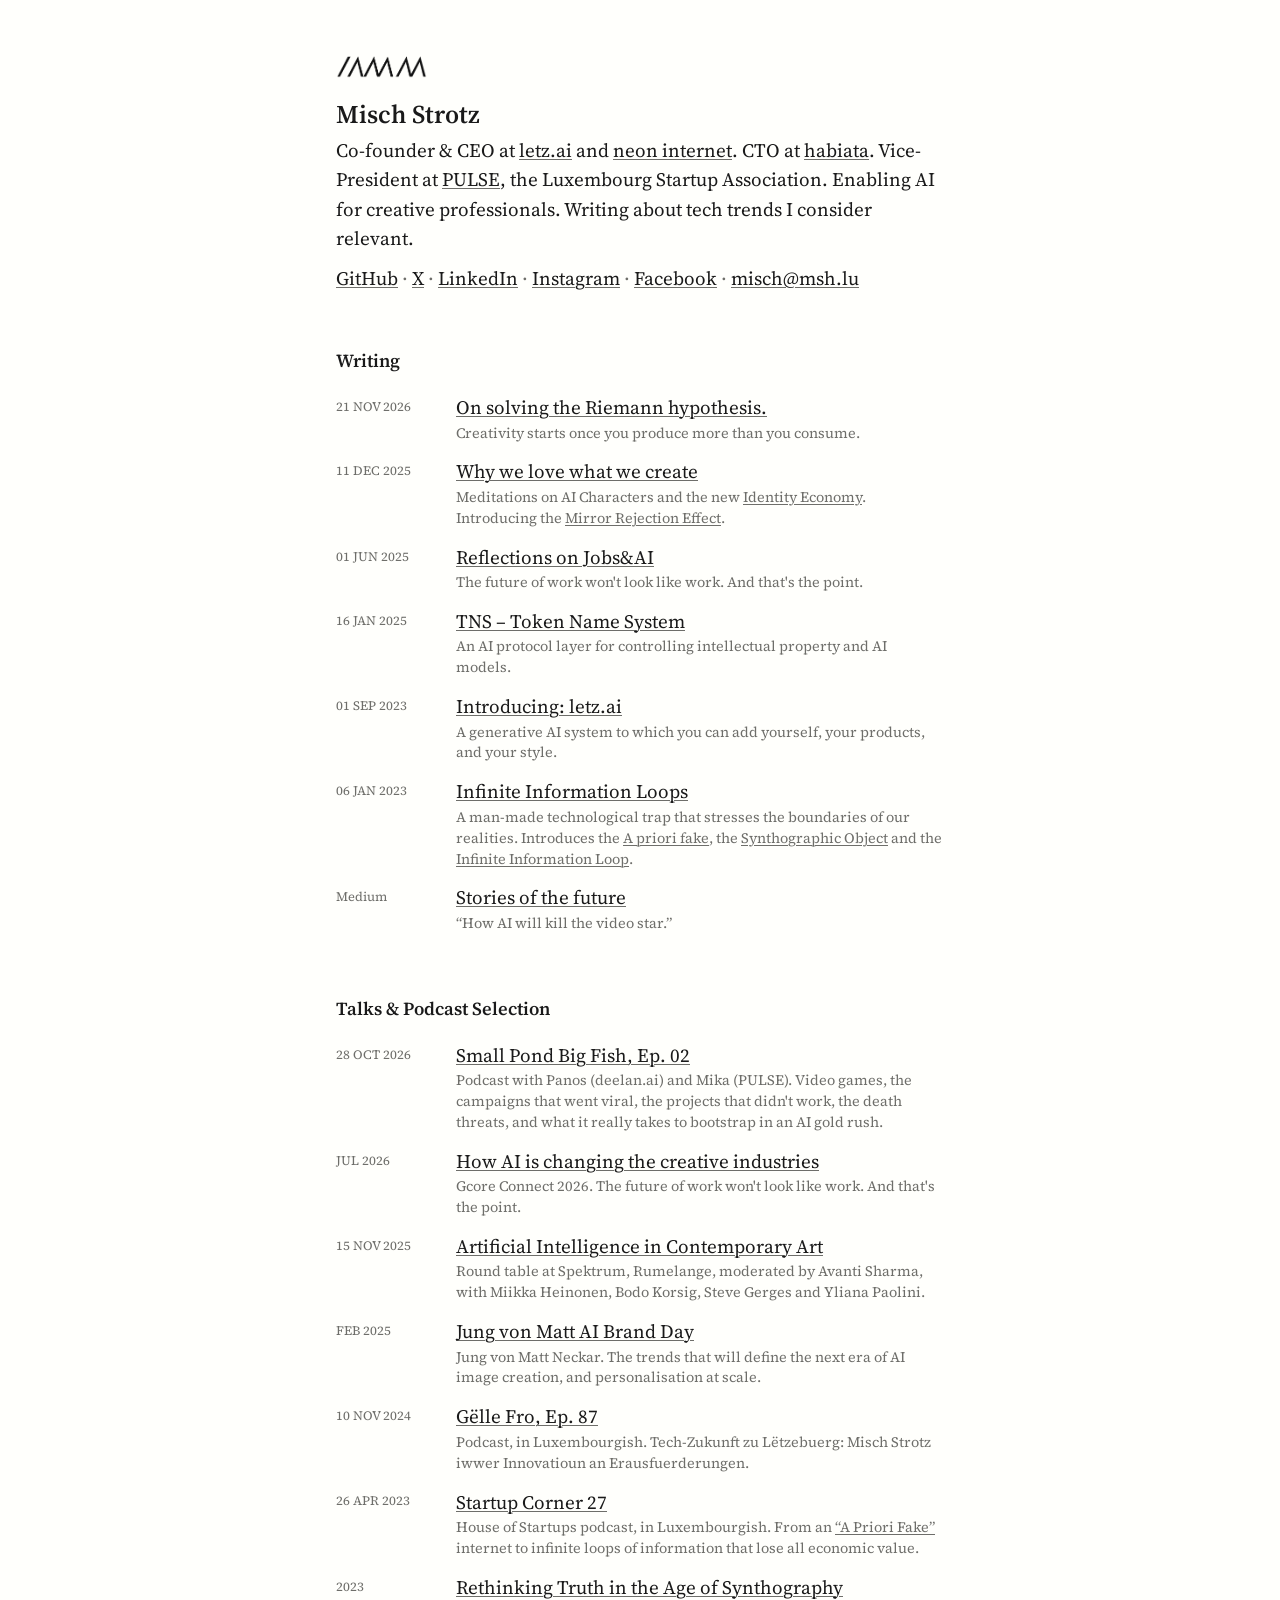
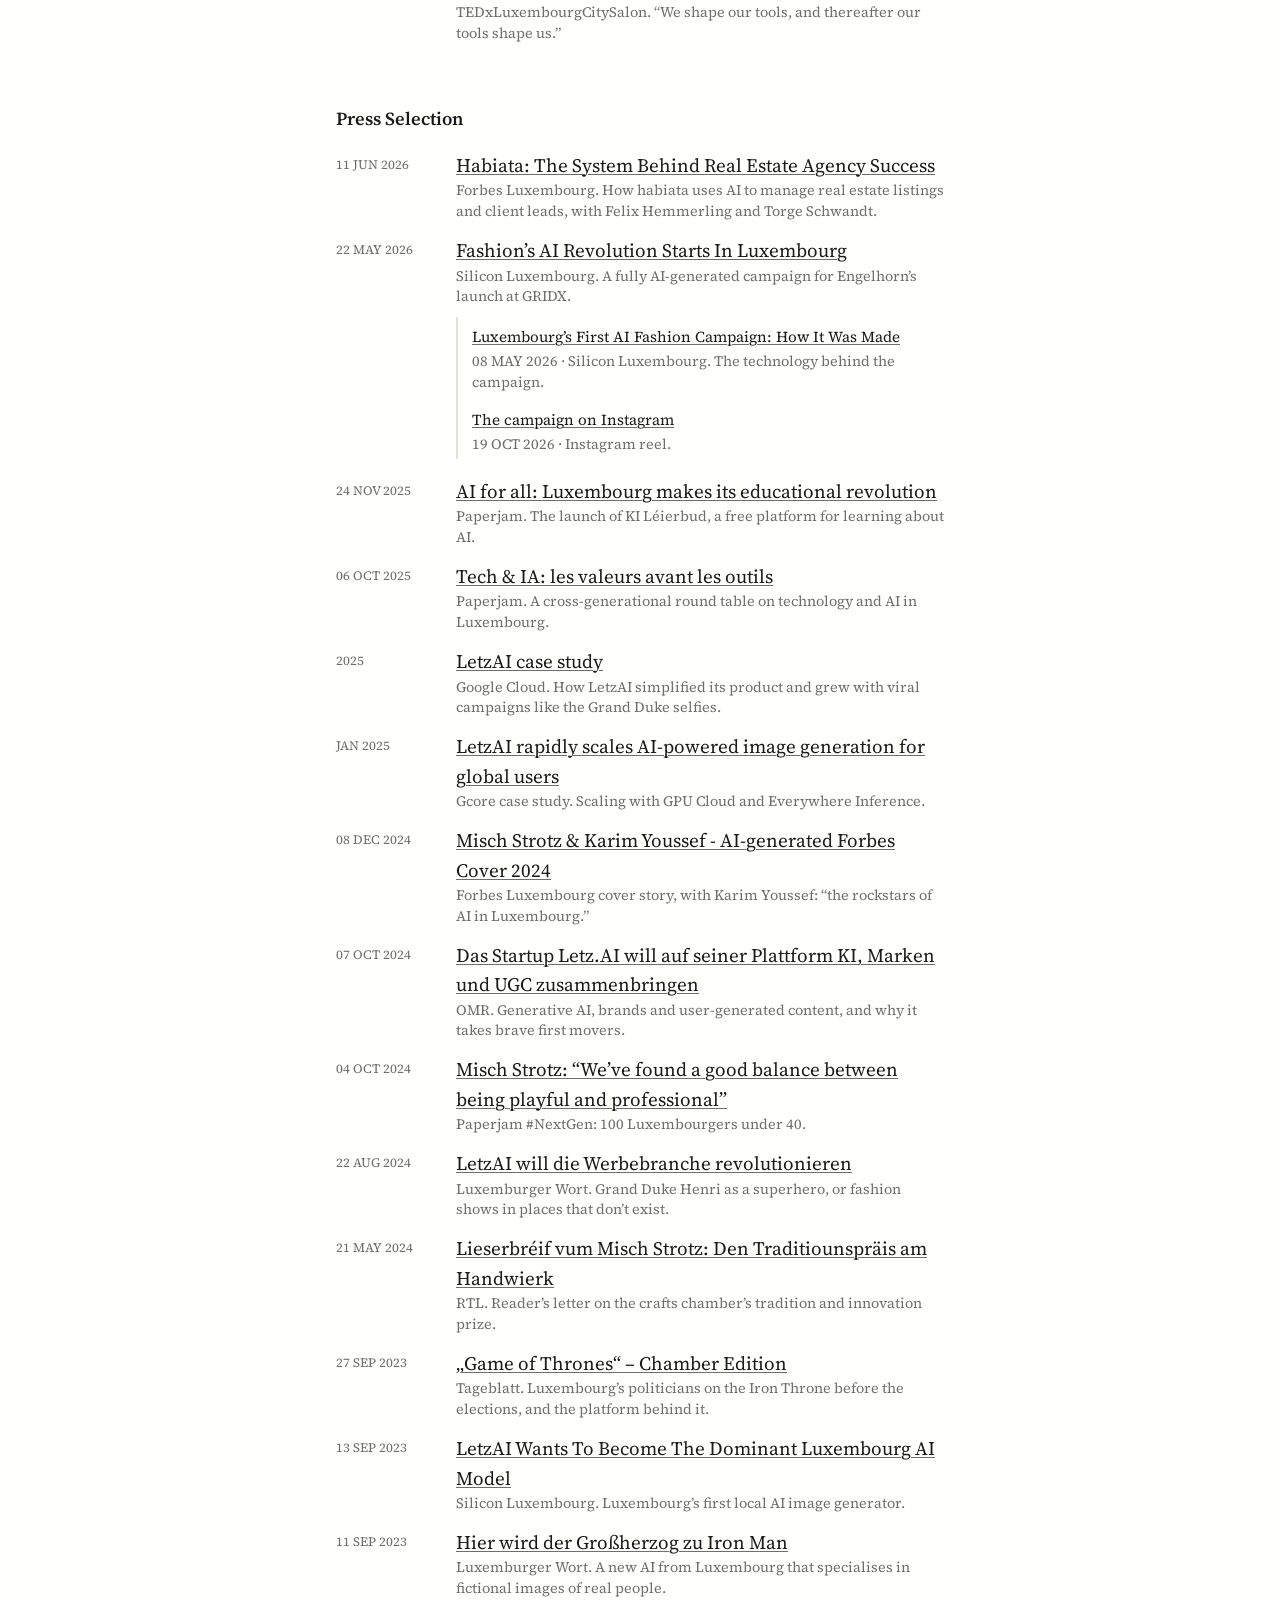
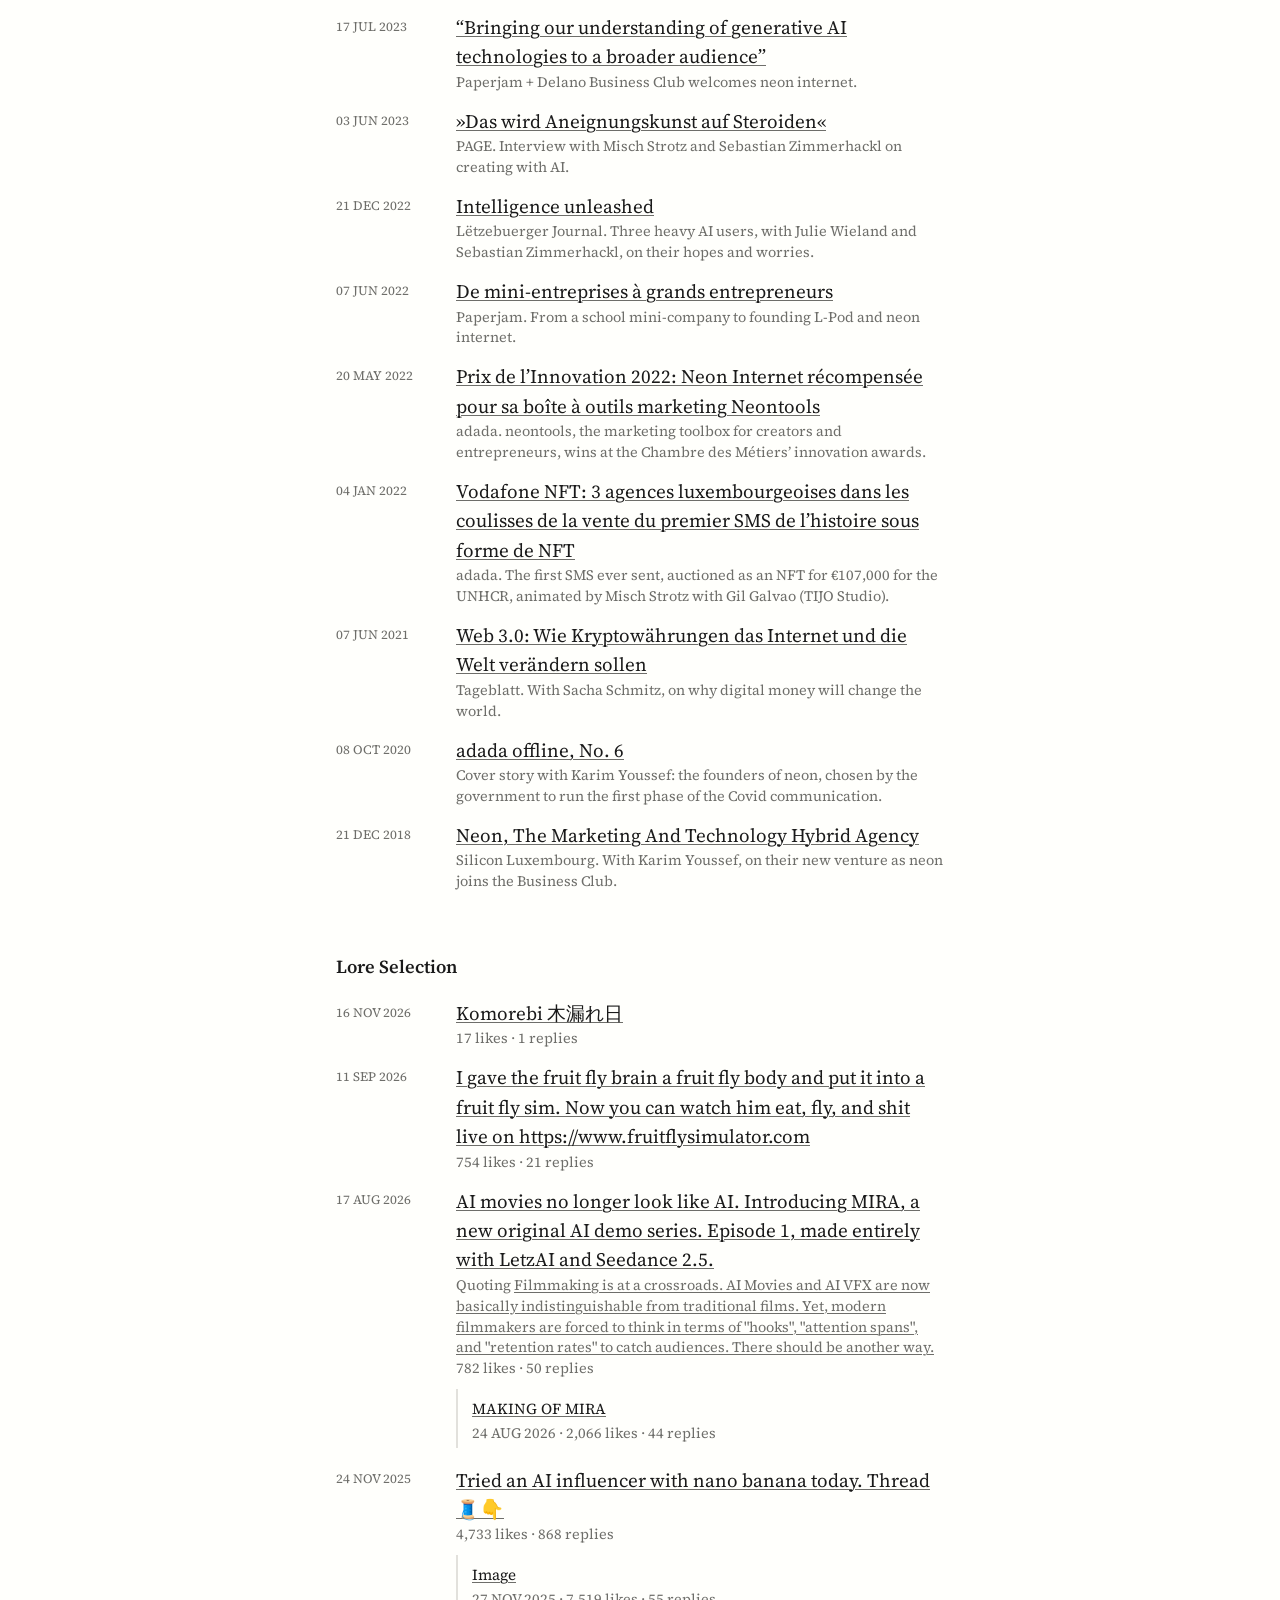
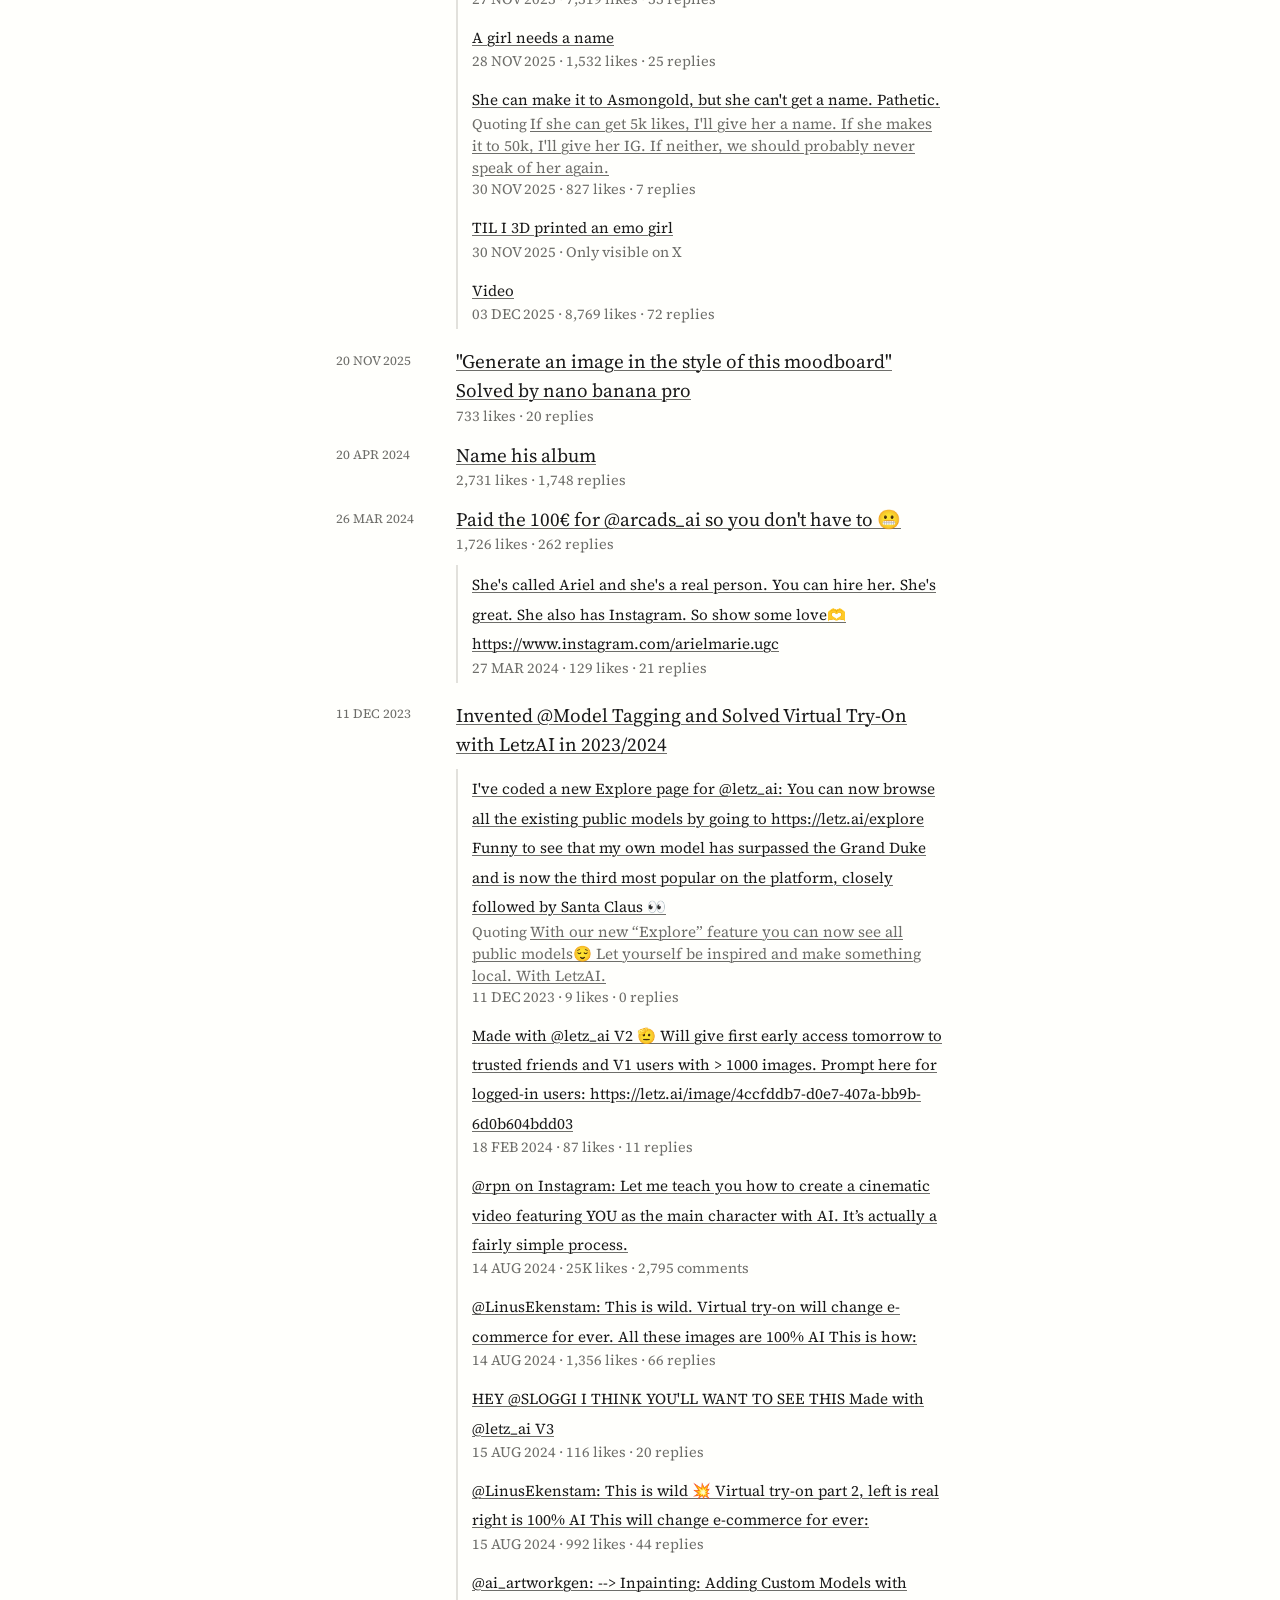
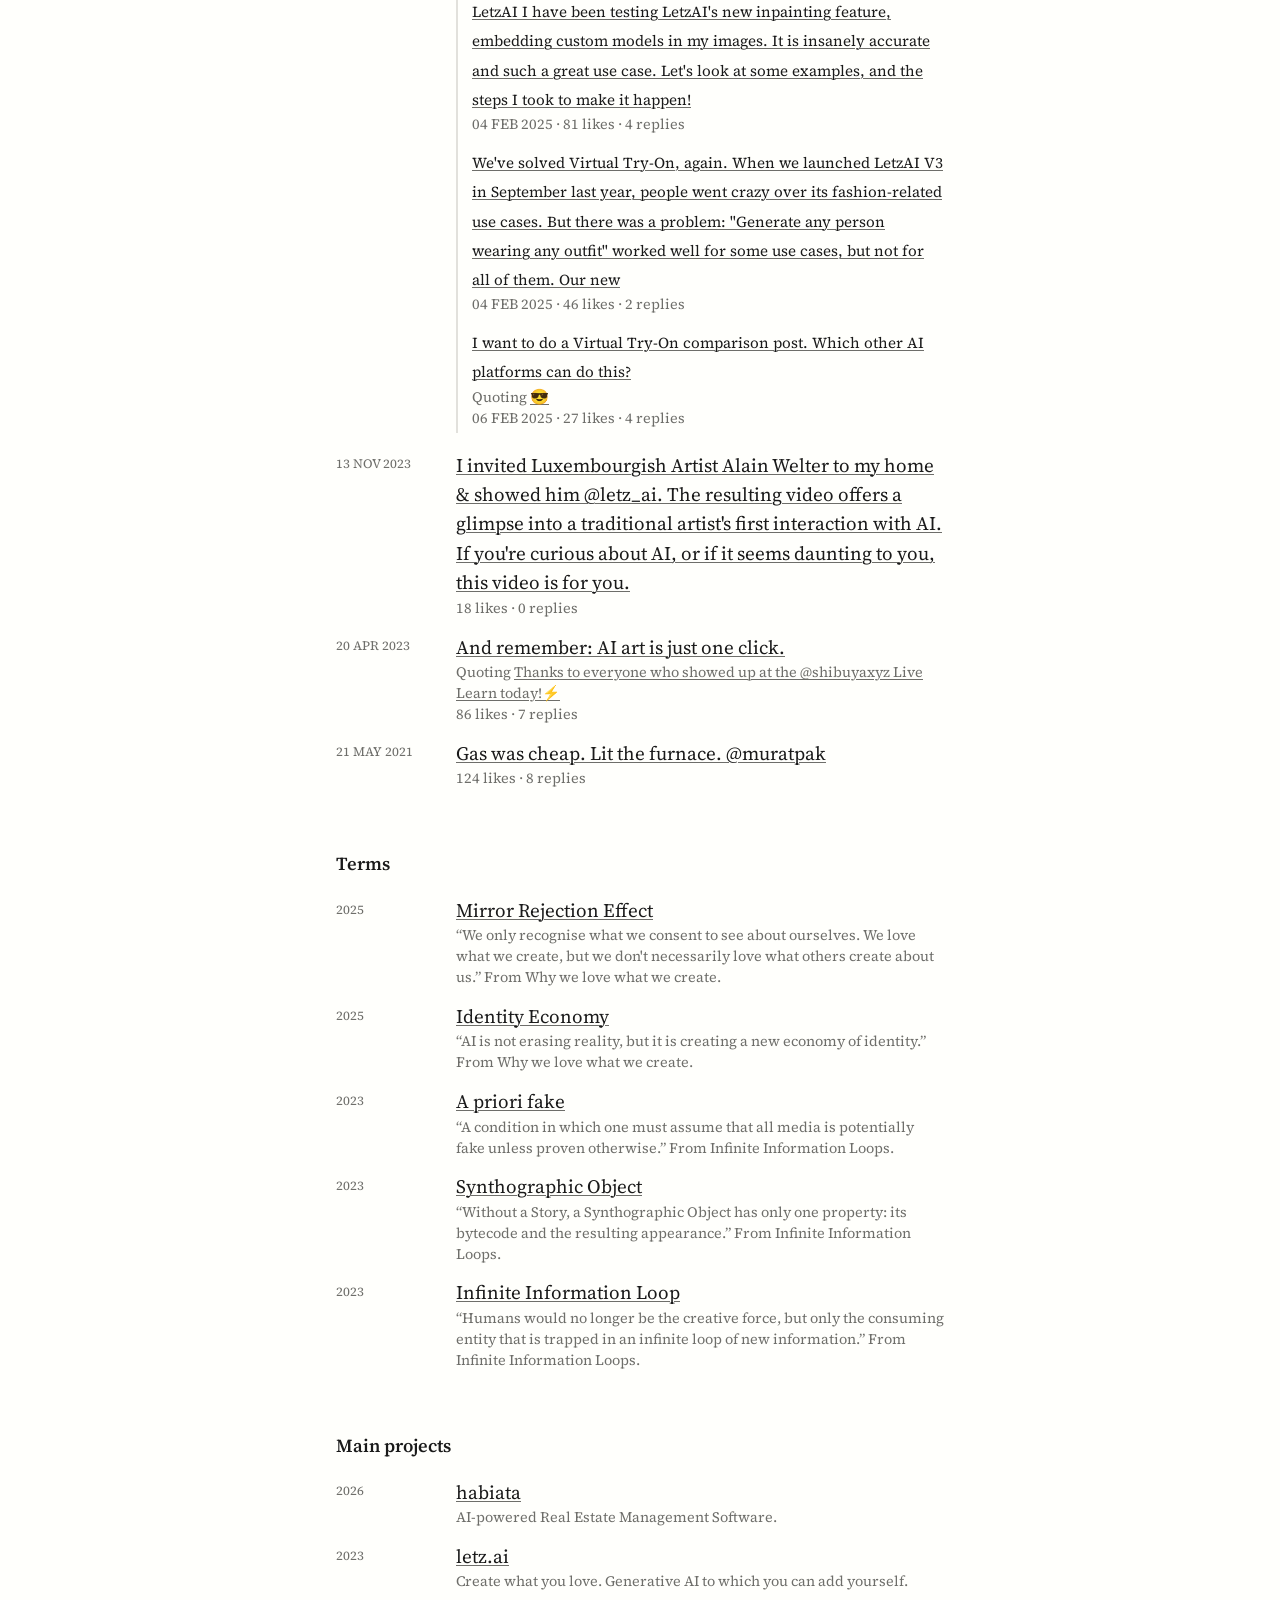
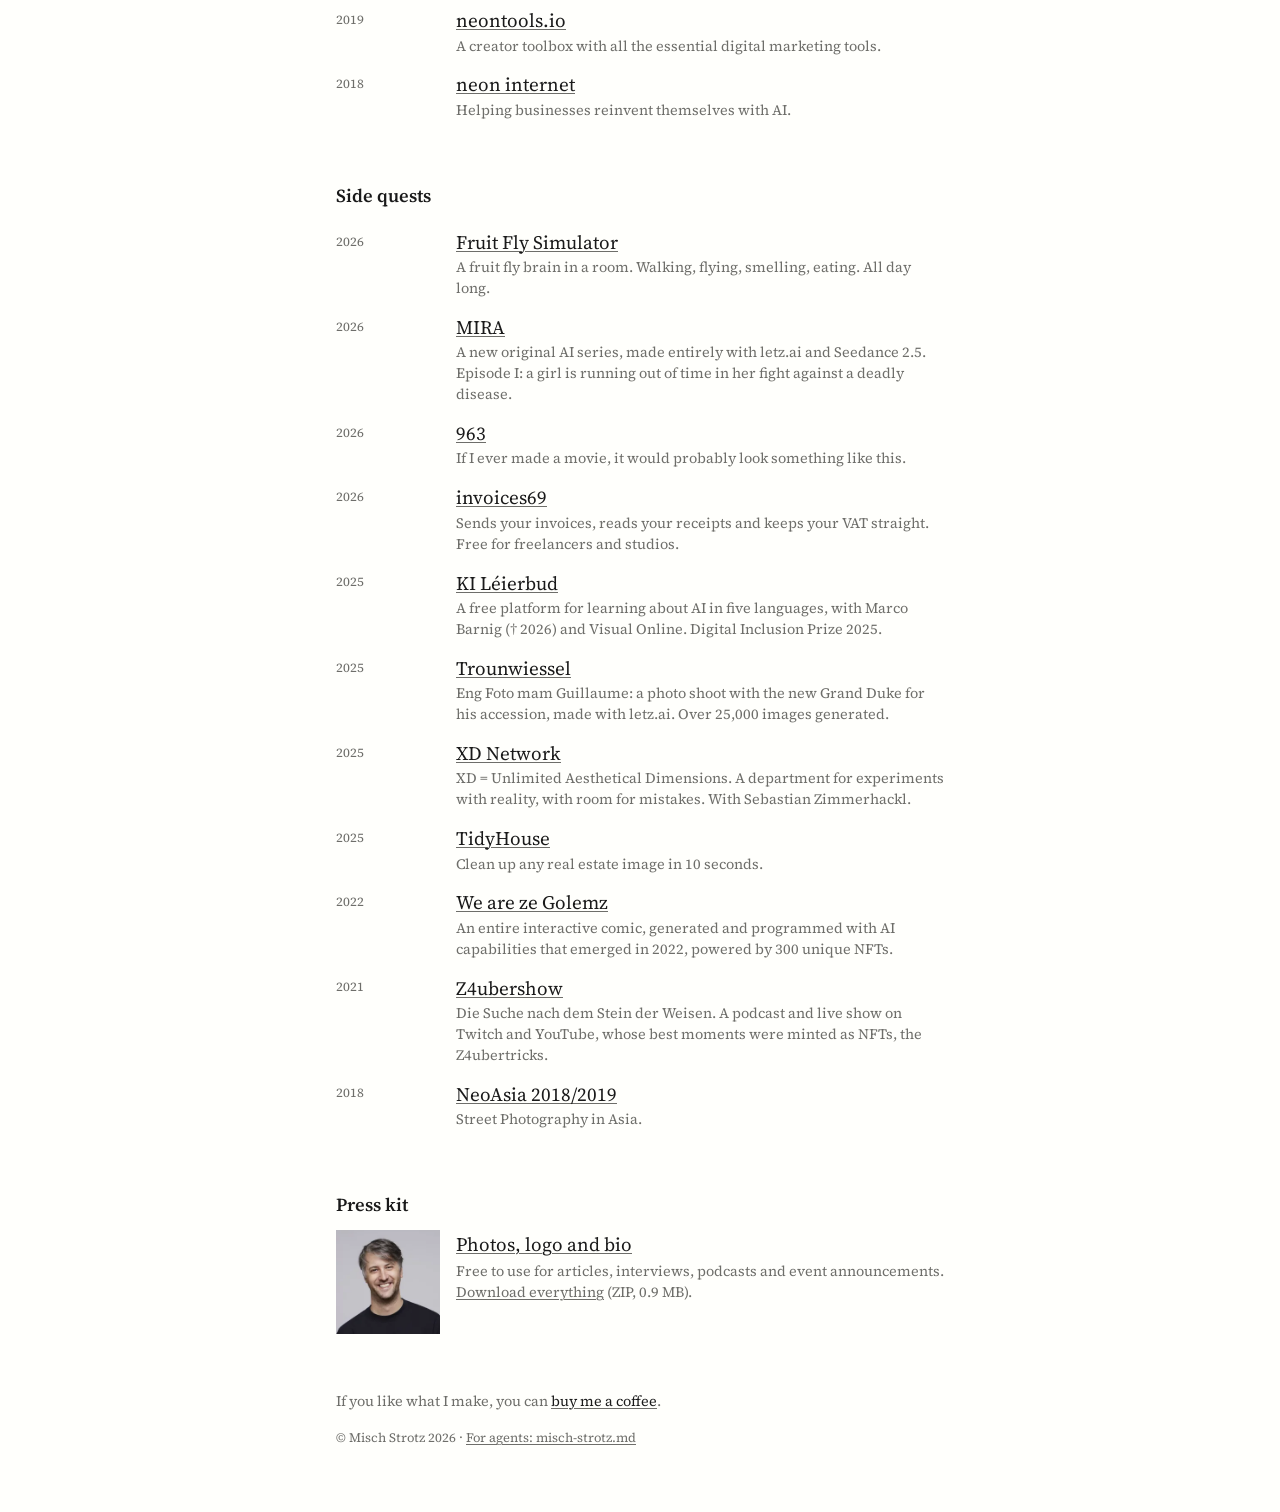
<file: index.html>
<!doctype html>
<!--
       /     /\      /\      /\
      /     /  \    /  \    /  \
     /     /    \  /    \  /    \
    /     /      \/      \/      \
-->
<html lang="en">
<head>
  <meta charset="utf-8">
  <meta name="viewport" content="width=device-width, initial-scale=1">
  <title>Misch Strotz</title>
  <meta name="description" content="Misch Strotz. Co-founder &amp; CEO at letz.ai and neon internet, CTO at habiata, Vice-President of PULSE. Essays, talks, press and projects on AI and media.">
  <link rel="canonical" href="https://www.mitchoz.com/">
  <!-- The same site as one Markdown file, for agents: misch-strotz.md (index: llms.txt) -->
  <link rel="alternate" type="text/markdown" href="misch-strotz.md" title="Misch Strotz (Markdown)">
  <link rel="icon" href="favicon.ico" sizes="any">
  <link rel="icon" type="image/png" sizes="32x32" href="favicon-32.png">
  <link rel="apple-touch-icon" href="apple-touch-icon.png">
  <meta name="theme-color" media="(prefers-color-scheme: light)" content="#fffffc">
  <meta name="theme-color" media="(prefers-color-scheme: dark)" content="#111110">
  <link rel="manifest" href="site.webmanifest">
  <!-- How the page looks when shared (social networks, chat apps) -->
  <meta property="og:type" content="website">
  <meta property="og:site_name" content="Misch Strotz">
  <meta property="og:title" content="Misch Strotz">
  <meta property="og:description" content="Co-founder &amp; CEO at letz.ai and neon internet, CTO at habiata, Vice-President of PULSE. Essays, talks, press and projects on AI and media.">
  <meta property="og:url" content="https://www.mitchoz.com/">
  <meta property="og:image" content="https://www.mitchoz.com/og-image.png">
  <meta property="og:image:width" content="1200">
  <meta property="og:image:height" content="630">
  <meta property="og:image:alt" content="The Misch Strotz logo on black">
  <meta name="twitter:card" content="summary_large_image">
  <meta name="twitter:site" content="@mitch0z">
  <meta name="twitter:creator" content="@mitch0z">
  <link rel="preload" href="assets/fonts/source-serif-4-latin-normal.woff2" as="font" type="font/woff2" crossorigin>
  <link rel="stylesheet" href="styles.css">
  <script>
    // Hold the text back for a moment so app.js can scramble it in; skipped with reduced motion, never longer than 1 s.
    if (!matchMedia("(prefers-reduced-motion: reduce)").matches) {
      document.documentElement.classList.add("scramble-wait");
      setTimeout(() => document.documentElement.classList.remove("scramble-wait"), 1000);
    }
  </script>
  <!-- Every link opens in a new tab. -->
  <base target="_blank">
  <script type="application/ld+json">
  {
    "@context": "https://schema.org",
    "@type": "Person",
    "name": "Misch Strotz",
    "url": "https://www.mitchoz.com/",
    "email": "mailto:misch@msh.lu",
    "jobTitle": "Co-founder & CEO",
    "worksFor": [
      { "@type": "Organization", "name": "letz.ai", "url": "https://www.letz.ai" },
      { "@type": "Organization", "name": "neon internet", "url": "https://www.neoninternet.com" },
      { "@type": "Organization", "name": "habiata", "url": "https://www.habiata.lu" }
    ],
    "memberOf": { "@type": "Organization", "name": "PULSE, the Luxembourg Startup Association", "url": "https://www.pulse.lu" },
    "sameAs": [
      "https://github.com/mitchoz",
      "https://twitter.com/mitch0z",
      "https://www.linkedin.com/in/mitchoz/",
      "https://instagram.com/mitchoz",
      "https://www.facebook.com/mitchoz"
    ]
  }
  </script>
</head>
<body>
  <main>
    <header class="masthead">
      <img class="logo logo--ink" src="assets/img/logo.png" alt="" width="207" height="50">
      <img class="logo logo--paper" src="assets/img/logo-white.png" alt="" width="207" height="50">
      <h1>Misch Strotz</h1>
      <p>Co-founder &amp; CEO at <a target="_blank" rel="noopener" href="https://www.letz.ai">letz.ai</a> and <a target="_blank" rel="noopener" href="https://www.neoninternet.com">neon internet</a>. CTO at <a target="_blank" rel="noopener" href="https://www.habiata.lu">habiata</a>. Vice-President at <a target="_blank" rel="noopener" href="https://www.pulse.lu">PULSE</a>, the Luxembourg Startup Association. Enabling AI for creative professionals. Writing about tech trends I consider relevant.</p>
      <p class="links">
        <a target="_blank" rel="noopener" href="https://github.com/mitchoz">GitHub</a> ·
        <a target="_blank" rel="noopener" href="https://twitter.com/mitch0z">X</a> ·
        <a target="_blank" rel="noopener" href="https://www.linkedin.com/in/mitchoz/">LinkedIn</a> ·
        <a target="_blank" rel="noopener" href="https://instagram.com/mitchoz">Instagram</a> ·
        <a target="_blank" rel="noopener" href="https://www.facebook.com/mitchoz">Facebook</a> ·
        <a target="_blank" rel="noopener" href="mailto:misch@msh.lu">misch@msh.lu</a>
      </p>
    </header>

    <section id="writing">
      <h2>Writing</h2>
      <ol class="entries">
        <li>
          <time datetime="2026-11-21">21 NOV 2026</time>
          <div>
            <a target="_blank" rel="noopener" href="onsolvingtheriemannhypothesis/">On solving the Riemann hypothesis.</a>
            <p>Creativity starts once you produce more than you consume.</p>
          </div>
        </li>
        <li data-thumb="thumbs/why-we-love-what-we-create.webp">
          <time datetime="2025-12-11">11 DEC 2025</time>
          <div>
            <a target="_blank" rel="noopener" href="whywelovewhatwecreate/">Why we love what we create</a>
            <p>Meditations on AI Characters and the new <a target="_blank" rel="noopener" href="#identity-economy" class="term-link">Identity Economy</a>. Introducing the <a target="_blank" rel="noopener" href="#mirror-rejection-effect" class="term-link">Mirror Rejection Effect</a>.</p>
          </div>
        </li>
        <li data-thumb="thumbs/reflections-on-jobs-ai.webp">
          <time datetime="2025-06-01">01 JUN 2025</time>
          <div>
            <a target="_blank" rel="noopener" href="jobsandai/">Reflections on Jobs&amp;AI</a>
            <p>The future of work won't look like work. And that's the point.</p>
          </div>
        </li>
        <li data-thumb="thumbs/tns-token-name-system.webp">
          <time datetime="2025-01-16">16 JAN 2025</time>
          <div>
            <a target="_blank" rel="noopener" href="tokennamesystem/">TNS – Token Name System</a>
            <p>An AI protocol layer for controlling intellectual property and AI models.</p>
          </div>
        </li>
        <li data-thumb="thumbs/introducing-letz-ai.webp">
          <time datetime="2023-09-01">01 SEP 2023</time>
          <div>
            <a target="_blank" rel="noopener" href="letzai/">Introducing: letz.ai</a>
            <p>A generative AI system to which you can add yourself, your products, and your style.</p>
          </div>
        </li>
        <li data-thumb="thumbs/infinite-information-loops.webp">
          <time datetime="2023-01-06">06 JAN 2023</time>
          <div>
            <a target="_blank" rel="noopener" href="infiniteinformationloops/">Infinite Information Loops</a>
            <p>A man-made technological trap that stresses the boundaries of our realities. Introduces the <a target="_blank" rel="noopener" href="#a-priori-fake" class="term-link">A priori fake</a>, the <a target="_blank" rel="noopener" href="#synthographic-object" class="term-link">Synthographic Object</a> and the <a target="_blank" rel="noopener" href="#infinite-information-loop" class="term-link">Infinite Information Loop</a>.</p>
          </div>
        </li>
        <li data-thumb="thumbs/stories-of-the-future.webp">
          <time>Medium</time>
          <div>
            <a target="_blank" rel="noopener" href="https://mitchoz.medium.com/stories-of-the-future-d442c1dc7c9">Stories of the future</a>
            <p>“How AI will kill the video star.”</p>
          </div>
        </li>
      </ol>
    </section>

    <section id="talks">
      <h2>Talks &amp; Podcast Selection</h2>
      <ol class="entries">
        <li data-thumb="thumbs/small-pond-big-fish-ep-02.webp"><time datetime="2026-10-28">28 OCT 2026</time><div><a target="_blank" rel="noopener" href="https://www.youtube.com/watch?v=8pjqCe5MMnE">Small Pond Big Fish, Ep. 02</a><p>Podcast with Panos (deelan.ai) and Mika (PULSE). Video games, the campaigns that went viral, the projects that didn't work, the death threats, and what it really takes to bootstrap in an AI gold rush.</p></div></li>
        <li data-thumb="thumbs/how-ai-is-changing-the-creative-industries.webp"><time datetime="2026-07">JUL 2026</time><div><a target="_blank" rel="noopener" href="https://www.youtube.com/watch?v=ElxOqEj51Ko">How AI is changing the creative industries</a><p>Gcore Connect 2026. The future of work won't look like work. And that's the point.</p></div></li>
        <li data-thumb="thumbs/artificial-intelligence-in-contemporary-art.webp"><time datetime="2025-11-15">15 NOV 2025</time><div><a target="_blank" rel="noopener" href="https://www.youtube.com/watch?v=hoCrGjhRggg">Artificial Intelligence in Contemporary Art</a><p>Round table at Spektrum, Rumelange, moderated by Avanti Sharma, with Miikka Heinonen, Bodo Korsig, Steve Gerges and Yliana Paolini.</p></div></li>
        <li data-thumb="thumbs/jung-von-matt-ai-brand-day.webp"><time datetime="2025-02">FEB 2025</time><div><a target="_blank" rel="noopener" href="https://www.facebook.com/watch/?v=534367072958134">Jung von Matt AI Brand Day</a><p>Jung von Matt Neckar. The trends that will define the next era of AI image creation, and personalisation at scale.</p></div></li>
        <li data-thumb="thumbs/gelle-fro-ep-87.webp"><time datetime="2024-11-10">10 NOV 2024</time><div><a target="_blank" rel="noopener" href="https://www.instagram.com/p/DCM8f8tqeTG/">Gëlle Fro, Ep. 87</a><p>Podcast, in Luxembourgish. Tech-Zukunft zu Lëtzebuerg: Misch Strotz iwwer Innovatioun an Erausfuerderungen.</p></div></li>
        <li data-thumb="thumbs/startup-corner-27.webp"><time datetime="2023-04-26">26 APR 2023</time><div><a target="_blank" rel="noopener" href="https://www.cc.lu/toute-linformation/actualites/detail/startup-corner-27-misch-strotz-neon-internet">Startup Corner 27</a><p>House of Startups podcast, in Luxembourgish. From an <a target="_blank" rel="noopener" href="#a-priori-fake" class="term-link">“A Priori Fake”</a> internet to infinite loops of information that lose all economic value.</p></div></li>
        <li data-thumb="thumbs/rethinking-truth-in-the-age-of-synthography.webp"><time>2023</time><div><a target="_blank" rel="noopener" href="https://www.youtube.com/watch?v=e2h3Wnyvznk">Rethinking Truth in the Age of Synthography</a><p>TEDxLuxembourgCitySalon. “We shape our tools, and thereafter our tools shape us.”</p></div></li>
      </ol>
    </section>

    <section id="press">
      <h2>Press Selection</h2>
      <ol class="entries">
        <li data-thumb="thumbs/habiata-the-system-behind-real-estate-agency-success.webp"><time datetime="2026-06-11">11 JUN 2026</time><div><a target="_blank" rel="noopener" href="https://www.forbes.lu/habiata-the-system-behind-real-estate-agency-success/">Habiata: The System Behind Real Estate Agency Success</a><p>Forbes Luxembourg. How habiata uses AI to manage real estate listings and client leads, with Felix Hemmerling and Torge Schwandt.</p></div></li>
        <li data-thumb="thumbs/fashions-ai-revolution-starts-in-luxembourg.webp"><time datetime="2026-05-22">22 MAY 2026</time><div><a target="_blank" rel="noopener" href="https://www.siliconluxembourg.lu/fashion-ai-revolution-starts-in-luxembourg/">Fashion’s AI Revolution Starts In Luxembourg</a><p>Silicon Luxembourg. A fully AI-generated campaign for Engelhorn’s launch at GRIDX.</p><ol class="story-posts"><li><a target="_blank" rel="noopener" href="https://www.siliconluxembourg.lu/luxembourg-first-ai-fashion-campaign-engelhorn-letzai/">Luxembourg’s First AI Fashion Campaign: How It Was Made</a><p><time datetime="2026-05-08">08 MAY 2026</time> · Silicon Luxembourg. The technology behind the campaign.</p></li><li><a target="_blank" rel="noopener" href="https://www.instagram.com/reels/DerG0c0IMt_/">The campaign on Instagram</a><p><time datetime="2026-10-19">19 OCT 2026</time> · Instagram reel.</p></li></ol></div></li>
        <li data-thumb="thumbs/ai-for-all-luxembourg-makes-its-educational-revolution.webp"><time datetime="2025-11-24">24 NOV 2025</time><div><a target="_blank" rel="noopener" href="https://en.paperjam.lu/article/ai-for-all-luxembourg-makes-its-educational-revolution">AI for all: Luxembourg makes its educational revolution</a><p>Paperjam. The launch of KI Léierbud, a free platform for learning about AI.</p></div></li>
        <li data-thumb="thumbs/tech-ia-les-valeurs-avant-les-outils.webp"><time datetime="2025-10-06">06 OCT 2025</time><div><a target="_blank" rel="noopener" href="https://paperjam.lu/article/tech-and-ia-les-valeurs-avant-les-outils">Tech &amp; IA: les valeurs avant les outils</a><p>Paperjam. A cross-generational round table on technology and AI in Luxembourg.</p></div></li>
        <li data-thumb="thumbs/letzai-case-study.webp"><time>2025</time><div><a target="_blank" rel="noopener" href="https://cloud.google.com/customers/letzai">LetzAI case study</a><p>Google Cloud. How LetzAI simplified its product and grew with viral campaigns like the Grand Duke selfies.</p></div></li>
        <li data-thumb="thumbs/letzai-rapidly-scales-ai-powered-image-generation-for-global.webp"><time datetime="2025-01">JAN 2025</time><div><a target="_blank" rel="noopener" href="https://gcore.com/case-studies/letzai">LetzAI rapidly scales AI-powered image generation for global users</a><p>Gcore case study. Scaling with GPU Cloud and Everywhere Inference.</p></div></li>
        <li data-thumb="thumbs/letzai-repousse-les-limites-de-lia.webp"><time datetime="2024-12-08">08 DEC 2024</time><div><a target="_blank" rel="noopener" href="https://www.forbes.lu/letzai-repousse-les-limites-intelligence-artificielle/">Misch Strotz &amp; Karim Youssef - AI-generated Forbes Cover 2024</a><p>Forbes Luxembourg cover story, with Karim Youssef: “the rockstars of AI in Luxembourg.”</p></div></li>
        <li data-thumb="thumbs/das-startup-letz-ai-will-auf-seiner-plattform-ki-marken-und.webp"><time datetime="2024-10-07">07 OCT 2024</time><div><a target="_blank" rel="noopener" href="https://omr.com/de/daily/letz-ai-virtual-try-on">Das Startup Letz.AI will auf seiner Plattform KI, Marken und UGC zusammenbringen</a><p>OMR. Generative AI, brands and user-generated content, and why it takes brave first movers.</p></div></li>
        <li data-thumb="thumbs/misch-strotz-weve-found-a-good-balance-between-being-playful.webp"><time datetime="2024-10-04">04 OCT 2024</time><div><a target="_blank" rel="noopener" href="https://en.paperjam.lu/article/misch-strotz-we-ve-found-a-goo">Misch Strotz: “We’ve found a good balance between being playful and professional”</a><p>Paperjam #NextGen: 100 Luxembourgers under 40.</p></div></li>
        <li data-thumb="thumbs/letzai-will-die-werbebranche-revolutionieren.webp"><time datetime="2024-08-22">22 AUG 2024</time><div><a target="_blank" rel="noopener" href="https://www.wort.lu/wirtschaft/letzai-will-die-werbebranche-revolutionieren/17912342.html">LetzAI will die Werbebranche revolutionieren</a><p>Luxemburger Wort. Grand Duke Henri as a superhero, or fashion shows in places that don’t exist.</p></div></li>
        <li data-thumb="thumbs/lieserbreif-vum-misch-strotz-den-traditiounsprais-am-handwie.webp"><time datetime="2024-05-21">21 MAY 2024</time><div><a target="_blank" rel="noopener" href="https://www.rtl.lu/news/meenung/lieserbreiwer/den-traditiounsprais-am-handwierk-2197604">Lieserbréif vum Misch Strotz: Den Traditiounspräis am Handwierk</a><p>RTL. Reader’s letter on the crafts chamber’s tradition and innovation prize.</p></div></li>
        <li data-thumb="thumbs/game-of-thrones-chamber-edition.webp"><time datetime="2023-09-27">27 SEP 2023</time><div><a target="_blank" rel="noopener" href="https://www.tageblatt.lu/Wirtschaft/Luxemburger-Firma-Neon-Internet-entwickelt-KI-Plattform-zur-Generierung-fiktiver-Bilder-33209.html">„Game of Thrones“ – Chamber Edition</a><p>Tageblatt. Luxembourg’s politicians on the Iron Throne before the elections, and the platform behind it.</p></div></li>
        <li data-thumb="thumbs/letzai-wants-to-become-the-dominant-luxembourg-ai-model.webp"><time datetime="2023-09-13">13 SEP 2023</time><div><a target="_blank" rel="noopener" href="https://www.siliconluxembourg.lu/letzai-wants-to-become-the-dominant-luxembourg-ai-model/">LetzAI Wants To Become The Dominant Luxembourg AI Model</a><p>Silicon Luxembourg. Luxembourg’s first local AI image generator.</p></div></li>
        <li data-thumb="thumbs/hier-wird-der-groherzog-zu-iron-man.webp"><time datetime="2023-09-11">11 SEP 2023</time><div><a target="_blank" rel="noopener" href="https://www.wort.lu/panorama/hier-wird-der-gro%C3%9Fherzog-zu-iron-man/2746501.html">Hier wird der Großherzog zu Iron Man</a><p>Luxemburger Wort. A new AI from Luxembourg that specialises in fictional images of real people.</p></div></li>
        <li data-thumb="thumbs/bringing-our-understanding-of-generative-ai-technologies-to.webp"><time datetime="2023-07-17">17 JUL 2023</time><div><a target="_blank" rel="noopener" href="https://paperjam.lu/article/a-creative-agency-shaped-throu">“Bringing our understanding of generative AI technologies to a broader audience”</a><p>Paperjam + Delano Business Club welcomes neon internet.</p></div></li>
        <li data-thumb="thumbs/das-wird-aneignungskunst-auf-steroiden.webp"><time datetime="2023-06-03">03 JUN 2023</time><div><a target="_blank" rel="noopener" href="https://page-online.de/branche-karriere/das-wird-aneignungskunst-auf-steroiden/">»Das wird Aneignungskunst auf Steroiden«</a><p>PAGE. Interview with Misch Strotz and Sebastian Zimmerhackl on creating with AI.</p></div></li>
        <li data-thumb="thumbs/intelligence-unleashed.webp"><time datetime="2022-12-21">21 DEC 2022</time><div><a target="_blank" rel="noopener" href="https://journal.lu/de/intelligence-unleashed">Intelligence unleashed</a><p>Lëtzebuerger Journal. Three heavy AI users, with Julie Wieland and Sebastian Zimmerhackl, on their hopes and worries.</p></div></li>
        <li data-thumb="thumbs/de-mini-entreprises-a-grands-entrepreneurs.webp"><time datetime="2022-06-07">07 JUN 2022</time><div><a target="_blank" rel="noopener" href="https://paperjam.lu/article/mini-entreprises-a-grands-entr">De mini-entreprises à grands entrepreneurs</a><p>Paperjam. From a school mini-company to founding L-Pod and neon internet.</p></div></li>
        <li data-thumb="thumbs/prix-de-linnovation-2022-neon-internet-recompensee-pour-sa-b.webp"><time datetime="2022-05-20">20 MAY 2022</time><div><a target="_blank" rel="noopener" href="https://www.adada.lu/2022/05/prix-de-linnovation-2022-neon-internet-recompensee-pour-sa-boite-a-outils-marketing-neontools/">Prix de l’Innovation 2022: Neon Internet récompensée pour sa boîte à outils marketing Neontools</a><p>adada. neontools, the marketing toolbox for creators and entrepreneurs, wins at the Chambre des Métiers’ innovation awards.</p></div></li>
        <li data-thumb="thumbs/vodafone-nft-3-agences-luxembourgeoises-dans-les-coulisses-d.webp"><time datetime="2022-01-04">04 JAN 2022</time><div><a target="_blank" rel="noopener" href="https://www.adada.lu/2022/01/vodafone-nft-3-agences-luxembourgeoises-dans-les-coulisses-de-la-vente-du-premier-sms-de-lhistoire-sous-forme-de-nft/">Vodafone NFT: 3 agences luxembourgeoises dans les coulisses de la vente du premier SMS de l’histoire sous forme de NFT</a><p>adada. The first SMS ever sent, auctioned as an NFT for €107,000 for the UNHCR, animated by Misch Strotz with Gil Galvao (TIJO Studio).</p></div></li>
        <li data-thumb="thumbs/web-3-0-wie-kryptowahrungen-das-internet-und-die-welt-verand.webp"><time datetime="2021-06-07">07 JUN 2021</time><div><a target="_blank" rel="noopener" href="https://www.tageblatt.lu/Wirtschaft/Wie-Kryptowaehrungen-das-Internet-und-die-Welt-veraendern-sollen-50577.html">Web 3.0: Wie Kryptowährungen das Internet und die Welt verändern sollen</a><p>Tageblatt. With Sacha Schmitz, on why digital money will change the world.</p></div></li>
        <li data-thumb="thumbs/adada-offline-no-6.webp"><time datetime="2020-10-08">08 OCT 2020</time><div><a target="_blank" rel="noopener" href="https://www.facebook.com/adada.lu/posts/vient-de-para%C3%AEtre-adadaoffline-num%C3%A9ro-6coverstory-rencontre-avec-misch-strotz-et/3488229864554186/">adada offline, No. 6</a><p>Cover story with Karim Youssef: the founders of neon, chosen by the government to run the first phase of the Covid communication.</p></div></li>
        <li data-thumb="thumbs/neon-the-marketing-and-technology-hybrid-agency.webp"><time datetime="2018-12-21">21 DEC 2018</time><div><a target="_blank" rel="noopener" href="https://www.siliconluxembourg.lu/neon-the-marketing-and-technology-hybrid-agency/">Neon, The Marketing And Technology Hybrid Agency</a><p>Silicon Luxembourg. With Karim Youssef, on their new venture as neon joins the Business Club.</p></div></li>
      </ol>
    </section>

    <section id="lore">
      <h2>Lore Selection</h2>
      <ol class="entries" id="notes-list">
        <!-- Built by tools/render_lore.py from notes.json; edit those, not this. -->
        <li class="story" data-thumb="thumbs/lore/2122393712911142920.webp"><time datetime="2026-11-16">16 NOV 2026</time><div><a target="_blank" rel="noopener" href="https://x.com/mitch0z/status/2122393712911142920">Komorebi 木漏れ日</a><p>17 likes · 1 replies</p></div></li>
        <li class="story" data-thumb="thumbs/lore/2098371958068883964.webp"><time datetime="2026-09-11">11 SEP 2026</time><div><a target="_blank" rel="noopener" href="https://x.com/mitch0z/status/2098371958068883964">I gave the fruit fly brain a fruit fly body and put it into a fruit fly sim. Now you can watch him eat, fly, and shit live on https://www.fruitflysimulator.com</a><p>754 likes · 21 replies</p></div></li>
        <li class="story" data-thumb="thumbs/lore/2089433805220151614.webp"><time datetime="2026-08-17">17 AUG 2026</time><div><a target="_blank" rel="noopener" href="https://x.com/mitch0z/status/2089433805220151614">AI movies no longer look like AI. Introducing MIRA, a new original AI demo series. Episode 1, made entirely with LetzAI and Seedance 2.5.</a><p>Quoting <a target="_blank" rel="noopener" href="https://x.com/mitch0z/status/2089066811404730802">Filmmaking is at a crossroads. AI Movies and AI VFX are now basically indistinguishable from traditional films. Yet, modern filmmakers are forced to think in terms of &quot;hooks&quot;, &quot;attention spans&quot;, and &quot;retention rates&quot; to catch audiences. There should be another way.</a></p><p>782 likes · 50 replies</p><ol class="story-posts"><li data-thumb="thumbs/lore/2091905048364146988.webp"><a target="_blank" rel="noopener" href="https://x.com/mitch0z/status/2091905048364146988">MAKING OF MIRA</a><p><time datetime="2026-08-24">24 AUG 2026</time> · 2,066 likes · 44 replies</p></li></ol></div></li>
        <li class="story" data-thumb="thumbs/lore/1993035566959804646.webp"><time datetime="2025-11-24">24 NOV 2025</time><div><a target="_blank" rel="noopener" href="https://x.com/mitch0z/status/1993035566959804646">Tried an AI influencer with nano banana today. Thread 🧵👇</a><p>4,733 likes · 868 replies</p><ol class="story-posts"><li data-thumb="thumbs/lore/1994159184930111722.webp"><a target="_blank" rel="noopener" href="https://x.com/mitch0z/status/1994159184930111722">Image</a><p><time datetime="2025-11-27">27 NOV 2025</time> · 7,519 likes · 55 replies</p></li><li data-thumb="thumbs/lore/1994389566078267827.webp"><a target="_blank" rel="noopener" href="https://x.com/mitch0z/status/1994389566078267827">A girl needs a name</a><p><time datetime="2025-11-28">28 NOV 2025</time> · 1,532 likes · 25 replies</p></li><li data-thumb="thumbs/lore/1994938960561471568.webp"><a target="_blank" rel="noopener" href="https://x.com/mitch0z/status/1994938960561471568">She can make it to Asmongold, but she can&#x27;t get a name. Pathetic.</a><p>Quoting <a target="_blank" rel="noopener" href="https://x.com/mitch0z/status/1994771989756563842">If she can get 5k likes, I&#x27;ll give her a name. If she makes it to 50k, I&#x27;ll give her IG. If neither, we should probably never speak of her again.</a></p><p><time datetime="2025-11-30">30 NOV 2025</time> · 827 likes · 7 replies</p></li><li data-thumb=""><a target="_blank" rel="noopener" href="https://x.com/mitch0z/status/1994963165705375750">TIL I 3D printed an emo girl</a><p><time datetime="2025-11-30">30 NOV 2025</time> · Only visible on X</p></li><li data-thumb="thumbs/lore/1996276542847029426.webp"><a target="_blank" rel="noopener" href="https://x.com/mitch0z/status/1996276542847029426">Video</a><p><time datetime="2025-12-03">03 DEC 2025</time> · 8,769 likes · 72 replies</p></li></ol></div></li>
        <li class="story" data-thumb="thumbs/lore/1991611480181977407.webp"><time datetime="2025-11-20">20 NOV 2025</time><div><a target="_blank" rel="noopener" href="https://x.com/mitch0z/status/1991611480181977407">&quot;Generate an image in the style of this moodboard&quot; Solved by nano banana pro</a><p>733 likes · 20 replies</p></div></li>
        <li class="story" data-thumb="thumbs/lore/1781599717958603216.webp"><time datetime="2024-04-20">20 APR 2024</time><div><a target="_blank" rel="noopener" href="https://x.com/mitch0z/status/1781599717958603216">Name his album</a><p>2,731 likes · 1,748 replies</p></div></li>
        <li class="story" data-thumb="thumbs/lore/1772757045210484989.webp"><time datetime="2024-03-26">26 MAR 2024</time><div><a target="_blank" rel="noopener" href="https://x.com/mitch0z/status/1772757045210484989">Paid the 100€ for @arcads_ai so you don&#x27;t have to 😬</a><p>1,726 likes · 262 replies</p><ol class="story-posts"><li data-thumb="thumbs/lore/1773123622980210706.webp"><a target="_blank" rel="noopener" href="https://x.com/mitch0z/status/1773123622980210706">She&#x27;s called Ariel and she&#x27;s a real person. You can hire her. She&#x27;s great. She also has Instagram. So show some love🫶 https://www.instagram.com/arielmarie.ugc</a><p><time datetime="2024-03-27">27 MAR 2024</time> · 129 likes · 21 replies</p></li></ol></div></li>
        <li class="story" data-thumb="thumbs/lore/1734252669277978730.webp"><time datetime="2023-12-11">11 DEC 2023</time><div><a target="_blank" rel="noopener" href="https://x.com/mitch0z/status/1734252669277978730">Invented @Model Tagging and Solved Virtual Try-On with LetzAI in 2023/2024</a><ol class="story-posts"><li data-thumb="thumbs/lore/1734252669277978730.webp"><a target="_blank" rel="noopener" href="https://x.com/mitch0z/status/1734252669277978730">I&#x27;ve coded a new Explore page for @letz_ai: You can now browse all the existing public models by going to https://letz.ai/explore Funny to see that my own model has surpassed the Grand Duke and is now the third most popular on the platform, closely followed by Santa Claus 👀</a><p>Quoting <a target="_blank" rel="noopener" href="https://x.com/letz_ai/status/1734250096286462422">With our new “Explore” feature you can now see all public models😌 Let yourself be inspired and make something local. With LetzAI.</a></p><p><time datetime="2023-12-11">11 DEC 2023</time> · 9 likes · 0 replies</p></li><li data-thumb="thumbs/lore/1759317453820043520.webp"><a target="_blank" rel="noopener" href="https://x.com/mitch0z/status/1759317453820043520">Made with @letz_ai V2 🫡 Will give first early access tomorrow to trusted friends and V1 users with &gt; 1000 images. Prompt here for logged-in users: https://letz.ai/image/4ccfddb7-d0e7-407a-bb9b-6d0b604bdd03</a><p><time datetime="2024-02-18">18 FEB 2024</time> · 87 likes · 11 replies</p></li><li data-thumb="thumbs/lore/ig-C-q9z3YNqx7.webp"><a target="_blank" rel="noopener" href="https://www.instagram.com/reel/C-q9z3YNqx7/">@rpn on Instagram: Let me teach you how to create a cinematic video featuring YOU as the main character with AI. It’s actually a fairly simple process.</a><p><time datetime="2024-08-14">14 AUG 2024</time> · 25K likes · 2,795 comments</p></li><li data-thumb="thumbs/lore/1823815025083199867.webp"><a target="_blank" rel="noopener" href="https://x.com/LinusEkenstam/status/1823815025083199867">@LinusEkenstam: This is wild. Virtual try-on will change e-commerce for ever. All these images are 100% AI This is how:</a><p><time datetime="2024-08-14">14 AUG 2024</time> · 1,356 likes · 66 replies</p></li><li data-thumb="thumbs/lore/1824023220829216858.webp"><a target="_blank" rel="noopener" href="https://x.com/mitch0z/status/1824023220829216858">HEY @SLOGGI I THINK YOU&#x27;LL WANT TO SEE THIS Made with @letz_ai V3</a><p><time datetime="2024-08-15">15 AUG 2024</time> · 116 likes · 20 replies</p></li><li data-thumb="thumbs/lore/1824069856540680267.webp"><a target="_blank" rel="noopener" href="https://x.com/LinusEkenstam/status/1824069856540680267">@LinusEkenstam: This is wild 💥 Virtual try-on part 2, left is real right is 100% AI This will change e-commerce for ever:</a><p><time datetime="2024-08-15">15 AUG 2024</time> · 992 likes · 44 replies</p></li><li data-thumb="thumbs/lore/1886766403224539364.webp"><a target="_blank" rel="noopener" href="https://x.com/ai_artworkgen/status/1886766403224539364">@ai_artworkgen: --&gt; Inpainting: Adding Custom Models with LetzAI I have been testing LetzAI&#x27;s new inpainting feature, embedding custom models in my images. It is insanely accurate and such a great use case. Let&#x27;s look at some examples, and the steps I took to make it happen!</a><p><time datetime="2025-02-04">04 FEB 2025</time> · 81 likes · 4 replies</p></li><li data-thumb="thumbs/lore/1886799254452113516.webp"><a target="_blank" rel="noopener" href="https://x.com/mitch0z/status/1886799254452113516">We&#x27;ve solved Virtual Try-On, again. When we launched LetzAI V3 in September last year, people went crazy over its fashion-related use cases. But there was a problem: &quot;Generate any person wearing any outfit&quot; worked well for some use cases, but not for all of them. Our new</a><p><time datetime="2025-02-04">04 FEB 2025</time> · 46 likes · 2 replies</p></li><li data-thumb="thumbs/lore/1887420825269076449.webp"><a target="_blank" rel="noopener" href="https://x.com/mitch0z/status/1887420825269076449">I want to do a Virtual Try-On comparison post. Which other AI platforms can do this?</a><p>Quoting <a target="_blank" rel="noopener" href="https://x.com/letz_ai/status/1887419888651714963">😎</a></p><p><time datetime="2025-02-06">06 FEB 2025</time> · 27 likes · 4 replies</p></li></ol></div></li>
        <li class="story" data-thumb="thumbs/lore/1724020267419119905.webp"><time datetime="2023-11-13">13 NOV 2023</time><div><a target="_blank" rel="noopener" href="https://x.com/mitch0z/status/1724020267419119905">I invited Luxembourgish Artist Alain Welter to my home &amp; showed him @letz_ai. The resulting video offers a glimpse into a traditional artist&#x27;s first interaction with AI. If you&#x27;re curious about AI, or if it seems daunting to you, this video is for you.</a><p>18 likes · 0 replies</p></div></li>
        <li class="story" data-thumb="thumbs/lore/1649114630550061057.webp"><time datetime="2023-04-20">20 APR 2023</time><div><a target="_blank" rel="noopener" href="https://x.com/mitch0z/status/1649114630550061057">And remember: AI art is just one click.</a><p>Quoting <a target="_blank" rel="noopener" href="https://x.com/mitch0z/status/1649113170718359569">Thanks to everyone who showed up at the @shibuyaxyz Live Learn today!⚡</a></p><p>86 likes · 7 replies</p></div></li>
        <li class="story" data-thumb="thumbs/lore/1395709169727115267.webp"><time datetime="2021-05-21">21 MAY 2021</time><div><a target="_blank" rel="noopener" href="https://x.com/mitch0z/status/1395709169727115267">Gas was cheap. Lit the furnace. @muratpak</a><p>124 likes · 8 replies</p></div></li>
        <!-- /lore -->
      </ol>
    </section>

    <section id="terms">
      <h2>Terms</h2>
      <ol class="entries terms">
        <li id="mirror-rejection-effect"><time>2025</time><div><a target="_blank" rel="noopener" class="term-name" href="whywelovewhatwecreate/#mirror-rejection-effect">Mirror Rejection Effect</a><p><span class="term-def">“We only recognise what we consent to see about ourselves. We love what we create, but we don't necessarily love what others create about us.”</span> <span class="term-src">From Why we love what we create.</span></p></div></li>
        <li id="identity-economy"><time>2025</time><div><a target="_blank" rel="noopener" class="term-name" href="whywelovewhatwecreate/#identity-economy">Identity Economy</a><p><span class="term-def">“AI is not erasing reality, but it is creating a new economy of identity.”</span> <span class="term-src">From Why we love what we create.</span></p></div></li>
        <li id="a-priori-fake"><time>2023</time><div><a target="_blank" rel="noopener" class="term-name" href="infiniteinformationloops/#a-priori-fake">A priori fake</a><p><span class="term-def">“A condition in which one must assume that all media is potentially fake unless proven otherwise.”</span> <span class="term-src">From Infinite Information Loops.</span></p></div></li>
        <li id="synthographic-object"><time>2023</time><div><a target="_blank" rel="noopener" class="term-name" href="infiniteinformationloops/#synthographic-object">Synthographic Object</a><p><span class="term-def">“Without a Story, a Synthographic Object has only one property: its bytecode and the resulting appearance.”</span> <span class="term-src">From Infinite Information Loops.</span></p></div></li>
        <li id="infinite-information-loop"><time>2023</time><div><a target="_blank" rel="noopener" class="term-name" href="infiniteinformationloops/#infinite-information-loop">Infinite Information Loop</a><p><span class="term-def">“Humans would no longer be the creative force, but only the consuming entity that is trapped in an infinite loop of new information.”</span> <span class="term-src">From Infinite Information Loops.</span></p></div></li>
      </ol>
    </section>

    <section id="work">
      <h2>Main projects</h2>
      <ol class="entries">
        <li data-thumb="thumbs/habiata.webp"><time>2026</time><div><a target="_blank" rel="noopener" href="https://www.habiata.lu">habiata</a><p>AI-powered Real Estate Management Software.</p></div></li>
        <li data-thumb="thumbs/letz-ai.webp"><time>2023</time><div><a target="_blank" rel="noopener" href="https://www.letz.ai">letz.ai</a><p>Create what you love. Generative AI to which you can add yourself.</p></div></li>
        <li data-thumb="thumbs/neontools-io.webp"><time>2019</time><div><a target="_blank" rel="noopener" href="https://www.neontools.io">neontools.io</a><p>A creator toolbox with all the essential digital marketing tools.</p></div></li>
        <li data-thumb="thumbs/neon-internet.webp"><time>2018</time><div><a target="_blank" rel="noopener" href="https://www.neoninternet.com">neon internet</a><p>Helping businesses reinvent themselves with AI.</p></div></li>
      </ol>

      <h2>Side quests</h2>
      <ol class="entries">
        <li data-thumb="thumbs/fruit-fly-simulator.webp"><time>2026</time><div><a target="_blank" rel="noopener" href="https://fruitflysimulator.com">Fruit Fly Simulator</a><p>A fruit fly brain in a room. Walking, flying, smelling, eating. All day long.</p></div></li>
        <li data-thumb="thumbs/mira.webp"><time>2026</time><div><a target="_blank" rel="noopener" href="https://letz.ai/watch/mira">MIRA</a><p>A new original AI series, made entirely with letz.ai and Seedance 2.5. Episode I: a girl is running out of time in her fight against a deadly disease.</p></div></li>
        <li data-thumb="thumbs/963.webp"><time>2026</time><div><a target="_blank" rel="noopener" href="https://x.com/mitch0z/status/2071919240433574250">963</a><p>If I ever made a movie, it would probably look something like this.</p></div></li>
        <li data-thumb="thumbs/invoices69.webp"><time>2026</time><div><a target="_blank" rel="noopener" href="https://invoices69.com">invoices69</a><p>Sends your invoices, reads your receipts and keeps your VAT straight. Free for freelancers and studios.</p></div></li>
        <li data-thumb="thumbs/ki-leierbud.webp"><time>2025</time><div><a target="_blank" rel="noopener" href="https://ki-leierbud.lu/">KI Léierbud</a><p>A free platform for learning about AI in five languages, with Marco Barnig († 2026) and Visual Online. Digital Inclusion Prize 2025.</p></div></li>
        <li data-thumb="thumbs/trounwiessel.webp"><time>2025</time><div><a target="_blank" rel="noopener" href="https://trounwiessel.letz.ai/">Trounwiessel</a><p>Eng Foto mam Guillaume: a photo shoot with the new Grand Duke for his accession, made with letz.ai. Over 25,000 images generated.</p></div></li>
        <li data-thumb="thumbs/xd-network.webp"><time>2025</time><div><a target="_blank" rel="noopener" href="https://xdnet.work">XD Network</a><p>XD = Unlimited Aesthetical Dimensions. A department for experiments with reality, with room for mistakes. With Sebastian Zimmerhackl.</p></div></li>
        <li data-thumb="thumbs/tidyhouse.webp"><time>2025</time><div><a target="_blank" rel="noopener" href="https://tidyhouse.io">TidyHouse</a><p>Clean up any real estate image in 10 seconds.</p></div></li>
        <li data-thumb="thumbs/we-are-ze-golemz.webp"><time>2022</time><div><a target="_blank" rel="noopener" href="https://mirror.xyz/fayeknewz.eth/PjVgzT2Vj0WUMrv3M_PxLhCeeJaPRIFHm8lXoW9b0hc">We are ze Golemz</a><p>An entire interactive comic, generated and programmed with AI capabilities that emerged in 2022, powered by 300 unique NFTs.</p></div></li>
        <li data-thumb="thumbs/z4ubershow.webp"><time>2021</time><div><a target="_blank" rel="noopener" href="https://z4ubershow.com/">Z4ubershow</a><p>Die Suche nach dem Stein der Weisen. A podcast and live show on Twitch and YouTube, whose best moments were minted as NFTs, the Z4ubertricks.</p></div></li>
        <li data-thumb="thumbs/neoasia-2018-2019.webp"><time>2018</time><div><a target="_blank" rel="noopener" href="https://www.behance.net/gallery/89914651/neoasia-20182019">NeoAsia 2018/2019</a><p>Street Photography in Asia.</p></div></li>
      </ol>
    </section>

    <section id="press-kit">
      <h2>Press kit</h2>
      <div class="press-kit">
        <a target="_blank" rel="noopener" href="press/"><img src="press/previews/misch-strotz-square.webp" width="240" height="240" alt="Misch Strotz"></a>
        <div>
          <a target="_blank" rel="noopener" href="press/">Photos, logo and bio</a>
          <p>Free to use for articles, interviews, podcasts and event announcements. <a target="_blank" rel="noopener" href="press/misch-strotz-press-kit.zip" download>Download everything</a> (ZIP, 0.9 MB).</p>
        </div>
      </div>
    </section>

    <p class="support">If you like what I make, you can <a target="_blank" rel="noopener" href="https://buymeacoffee.com/mitch0z">buy me a coffee</a>.</p>
    <footer>© Misch Strotz 2026 · <a href="misch-strotz.md" target="_blank" rel="noopener">For agents: misch-strotz.md</a></footer>
  </main>

  <div class="preview" id="preview" hidden></div>

  <script src="app.js"></script>
</body>
</html>
</file>
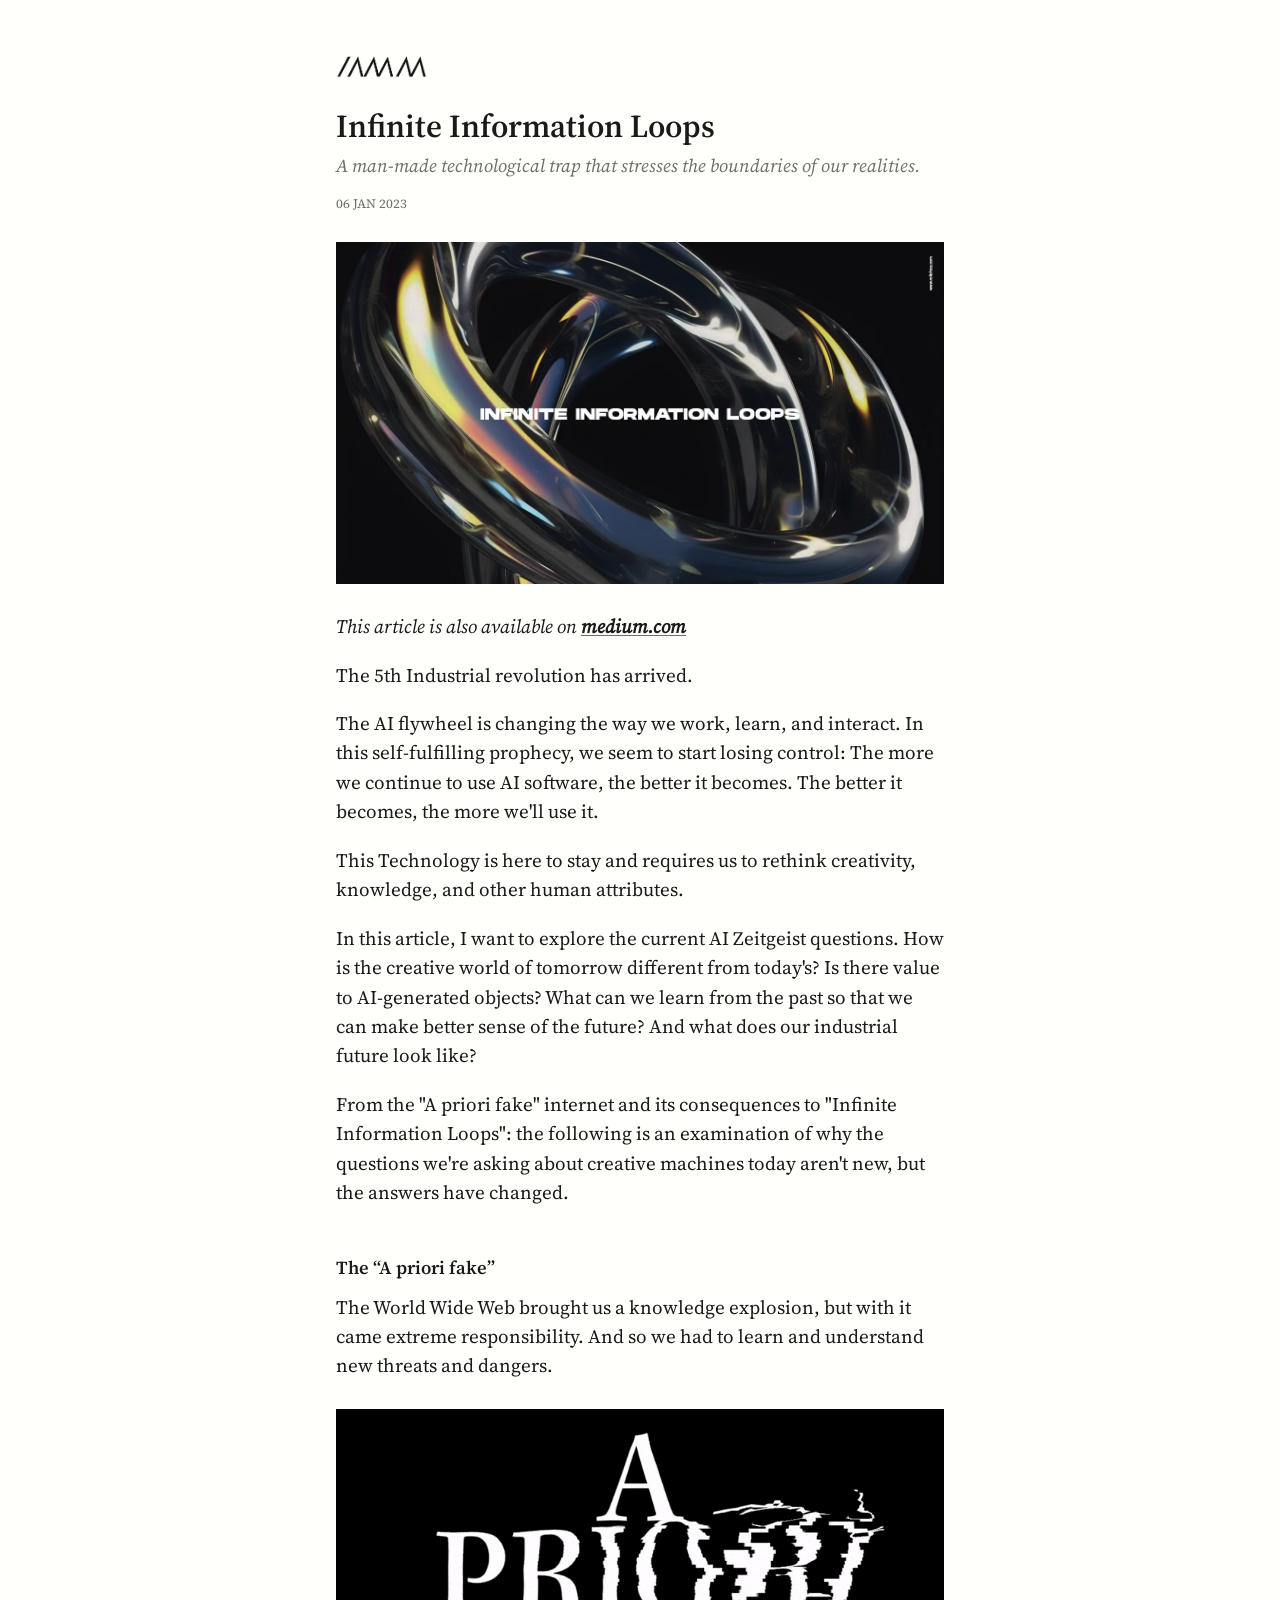
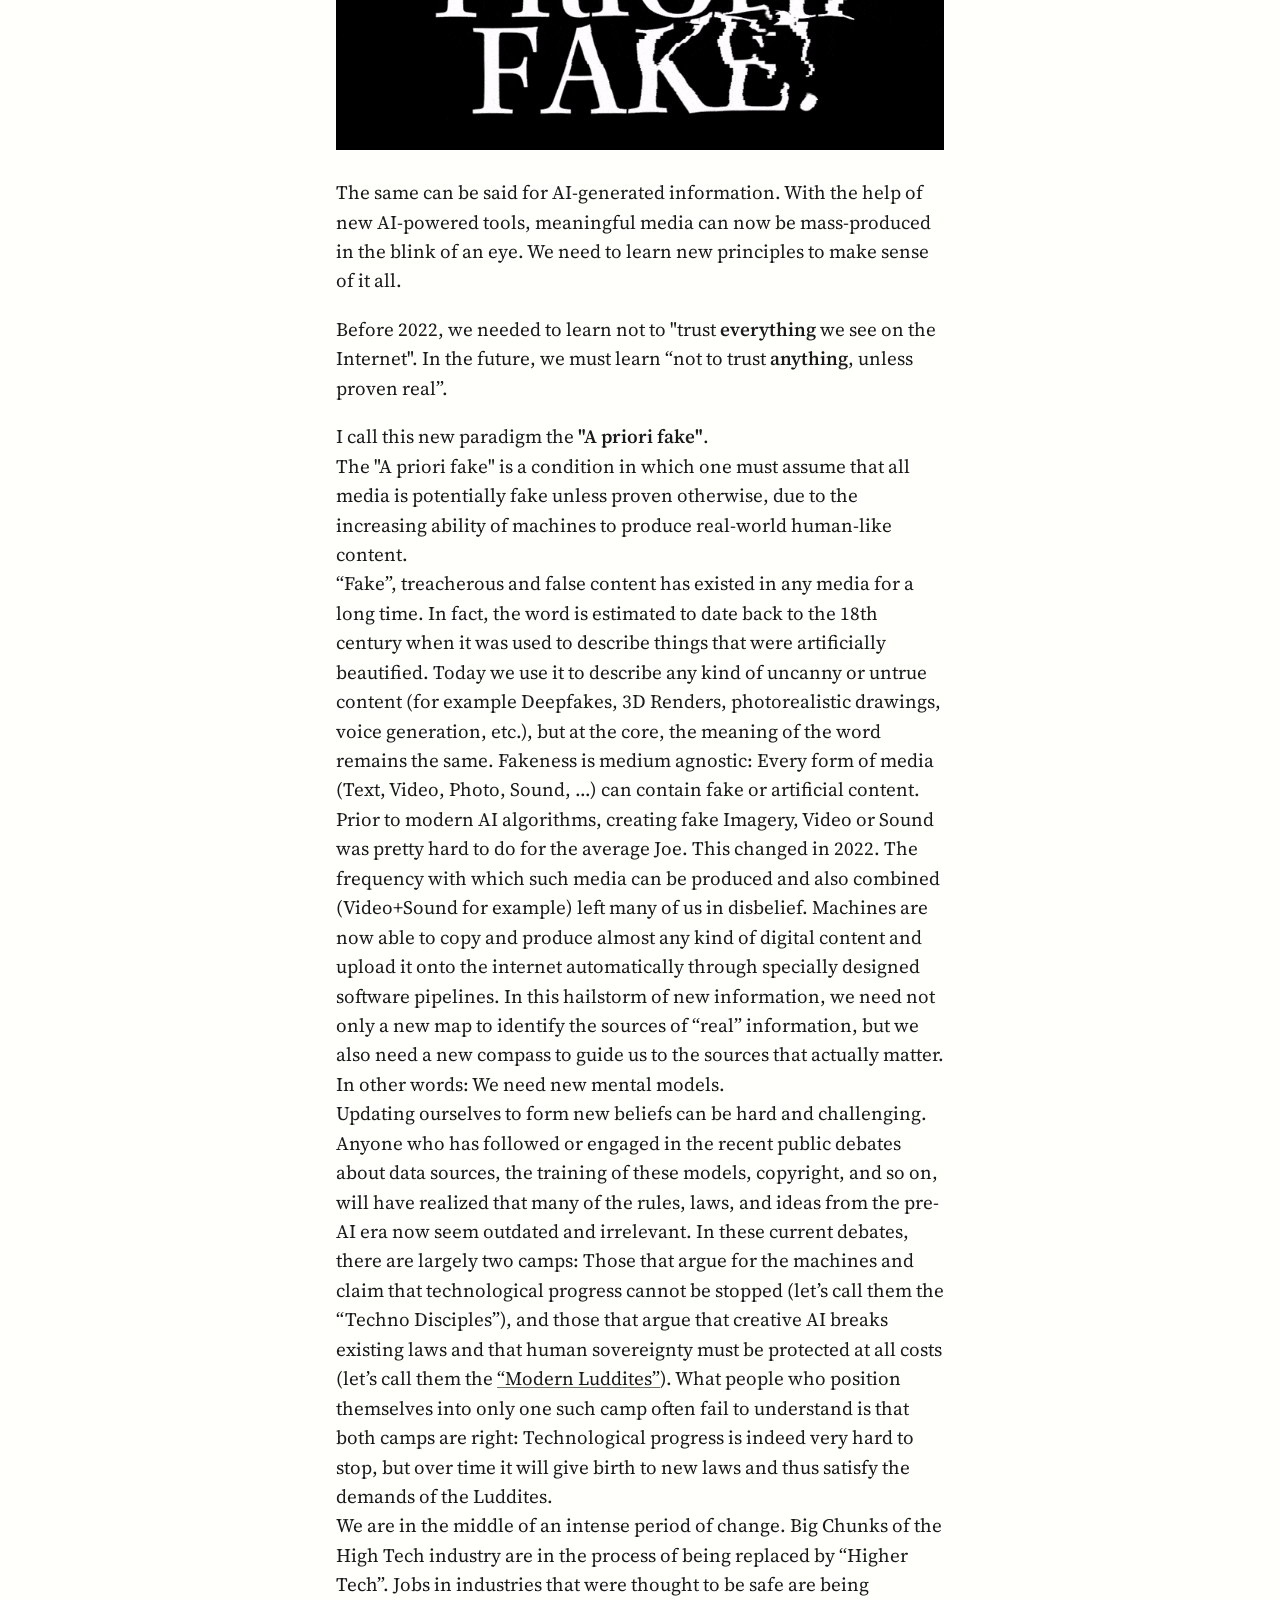
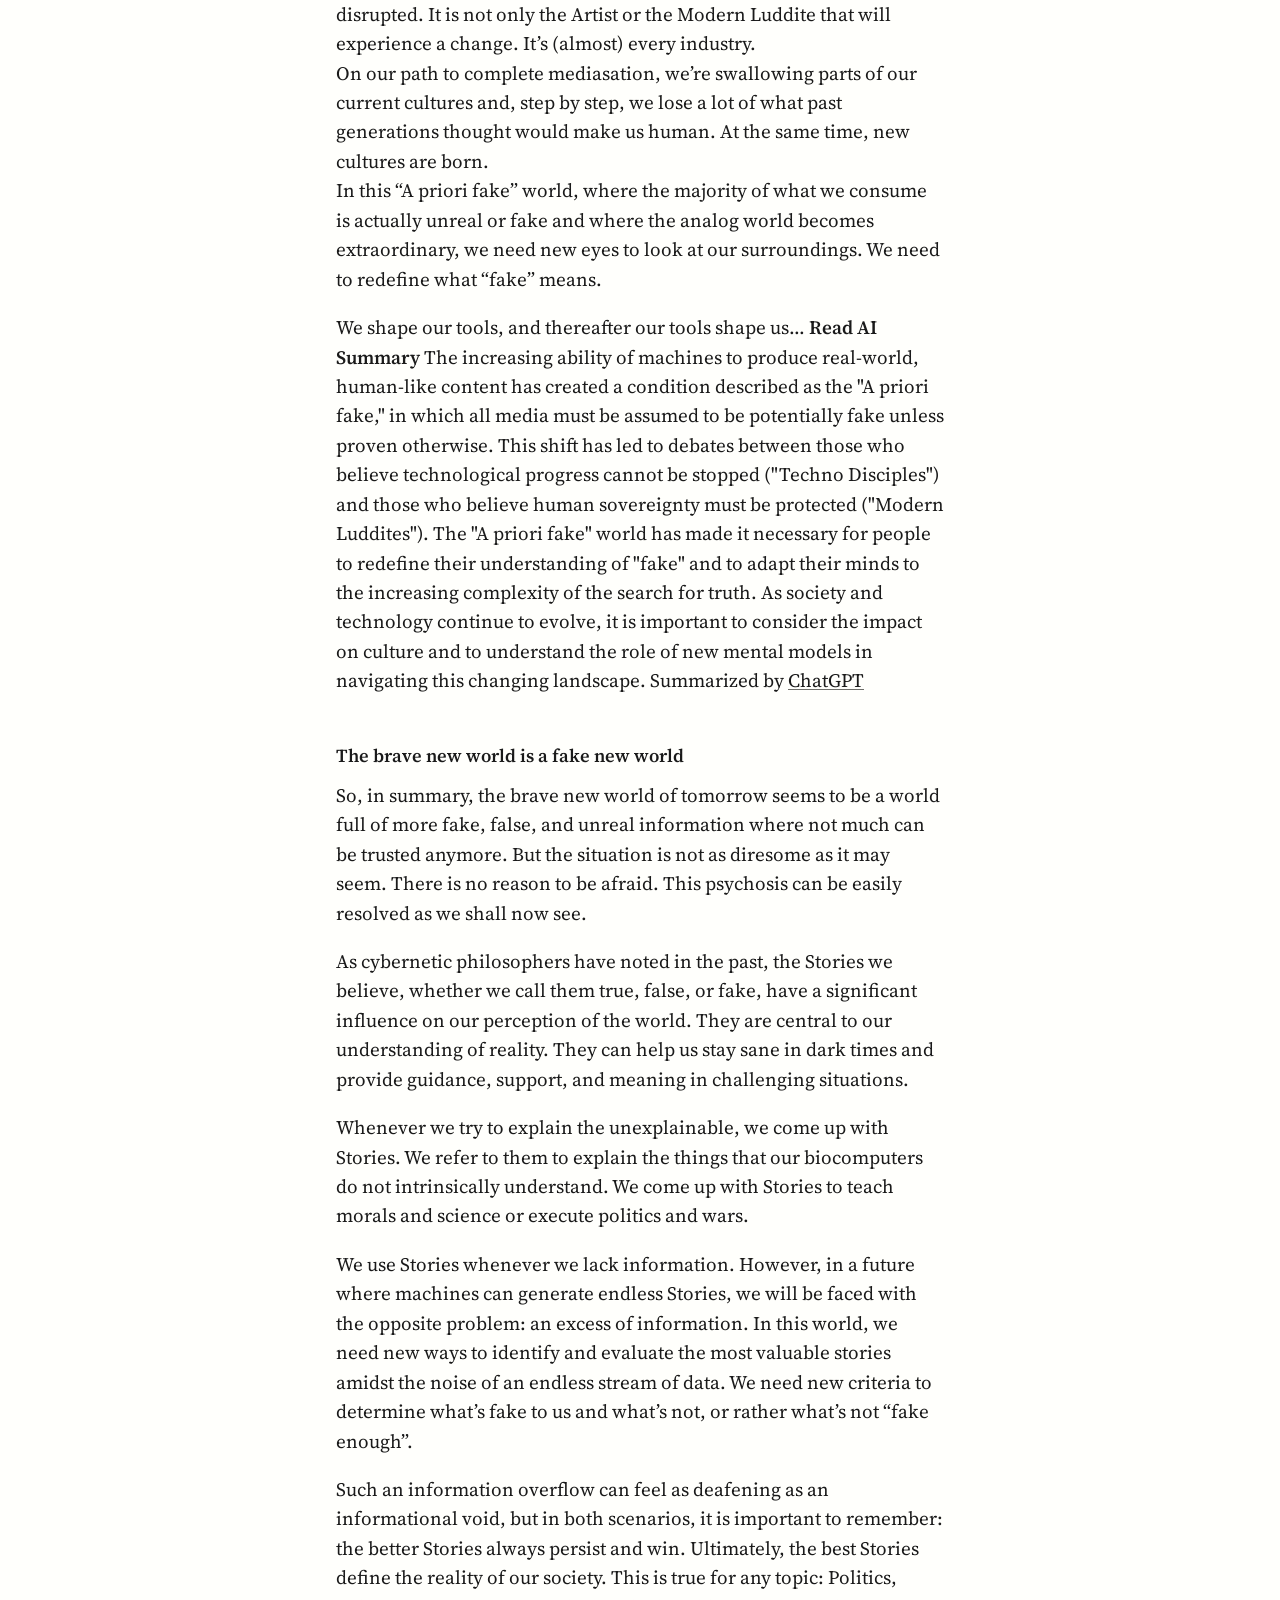
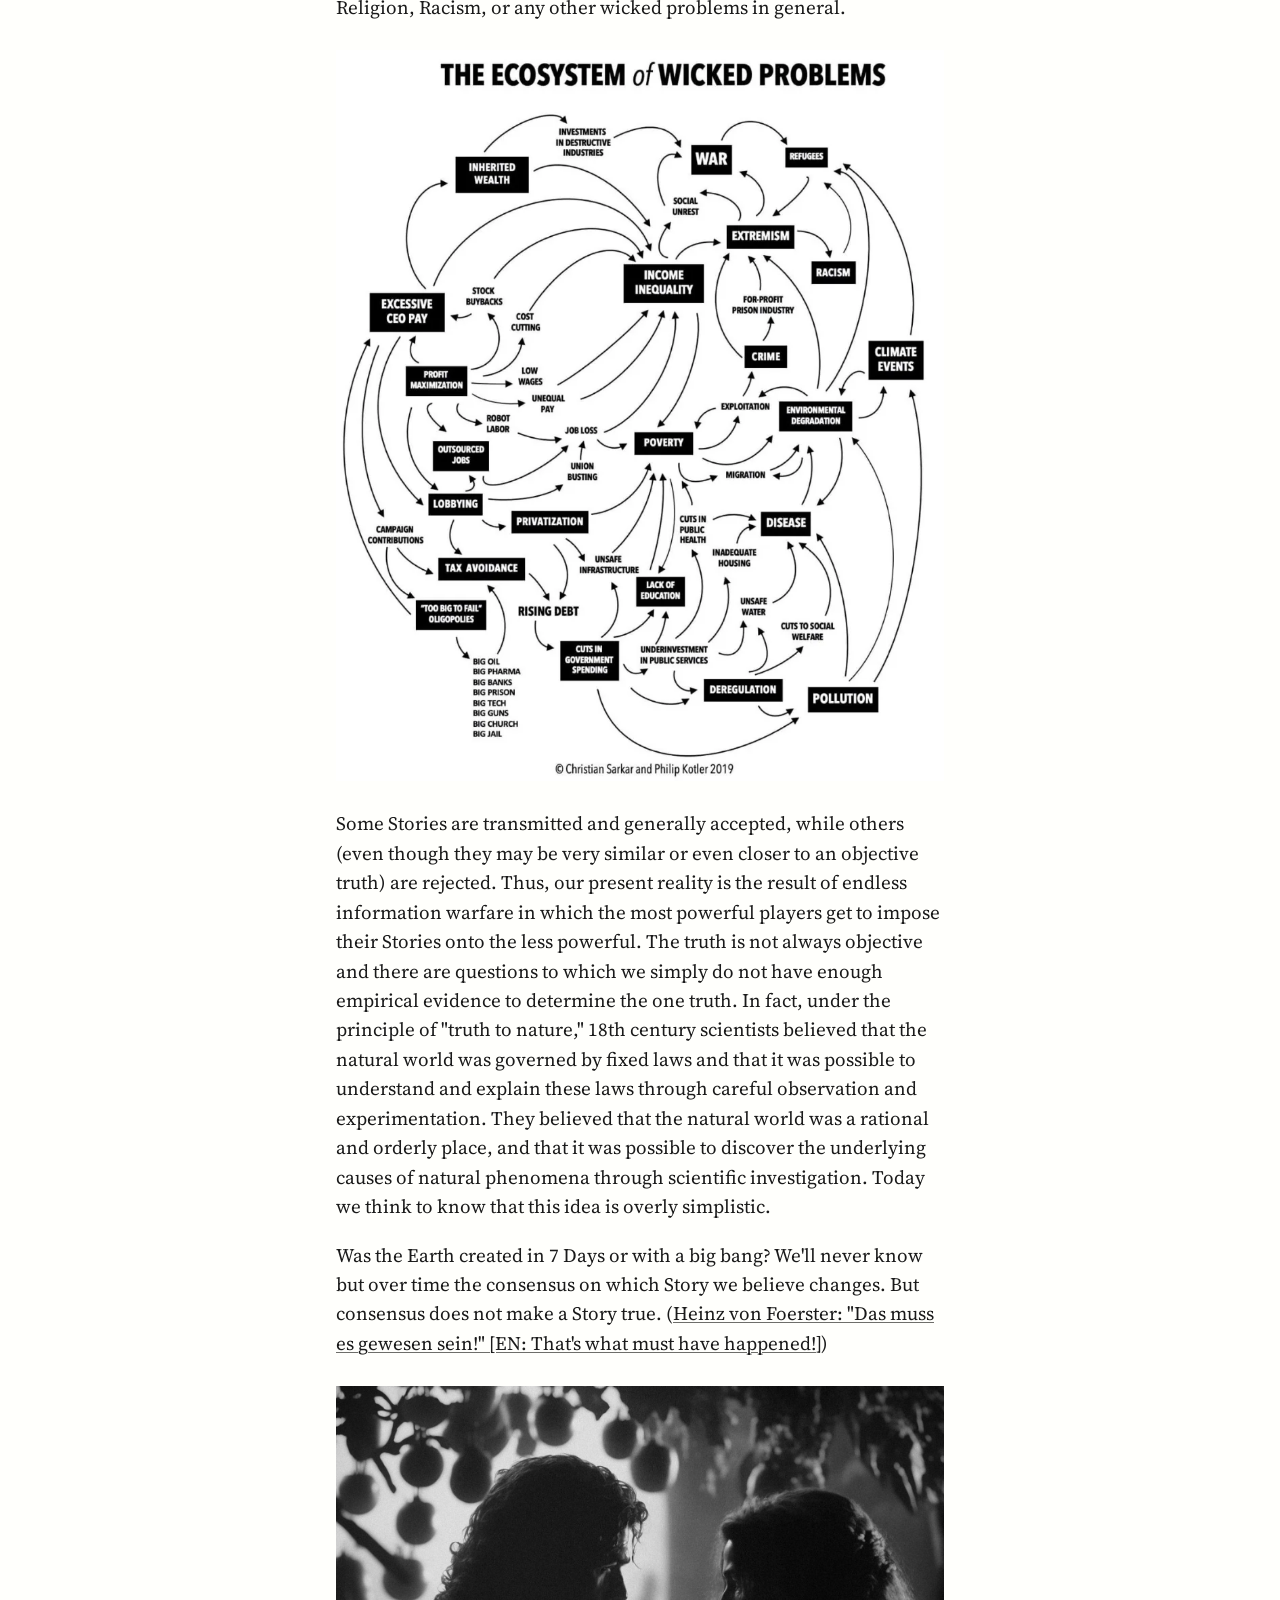
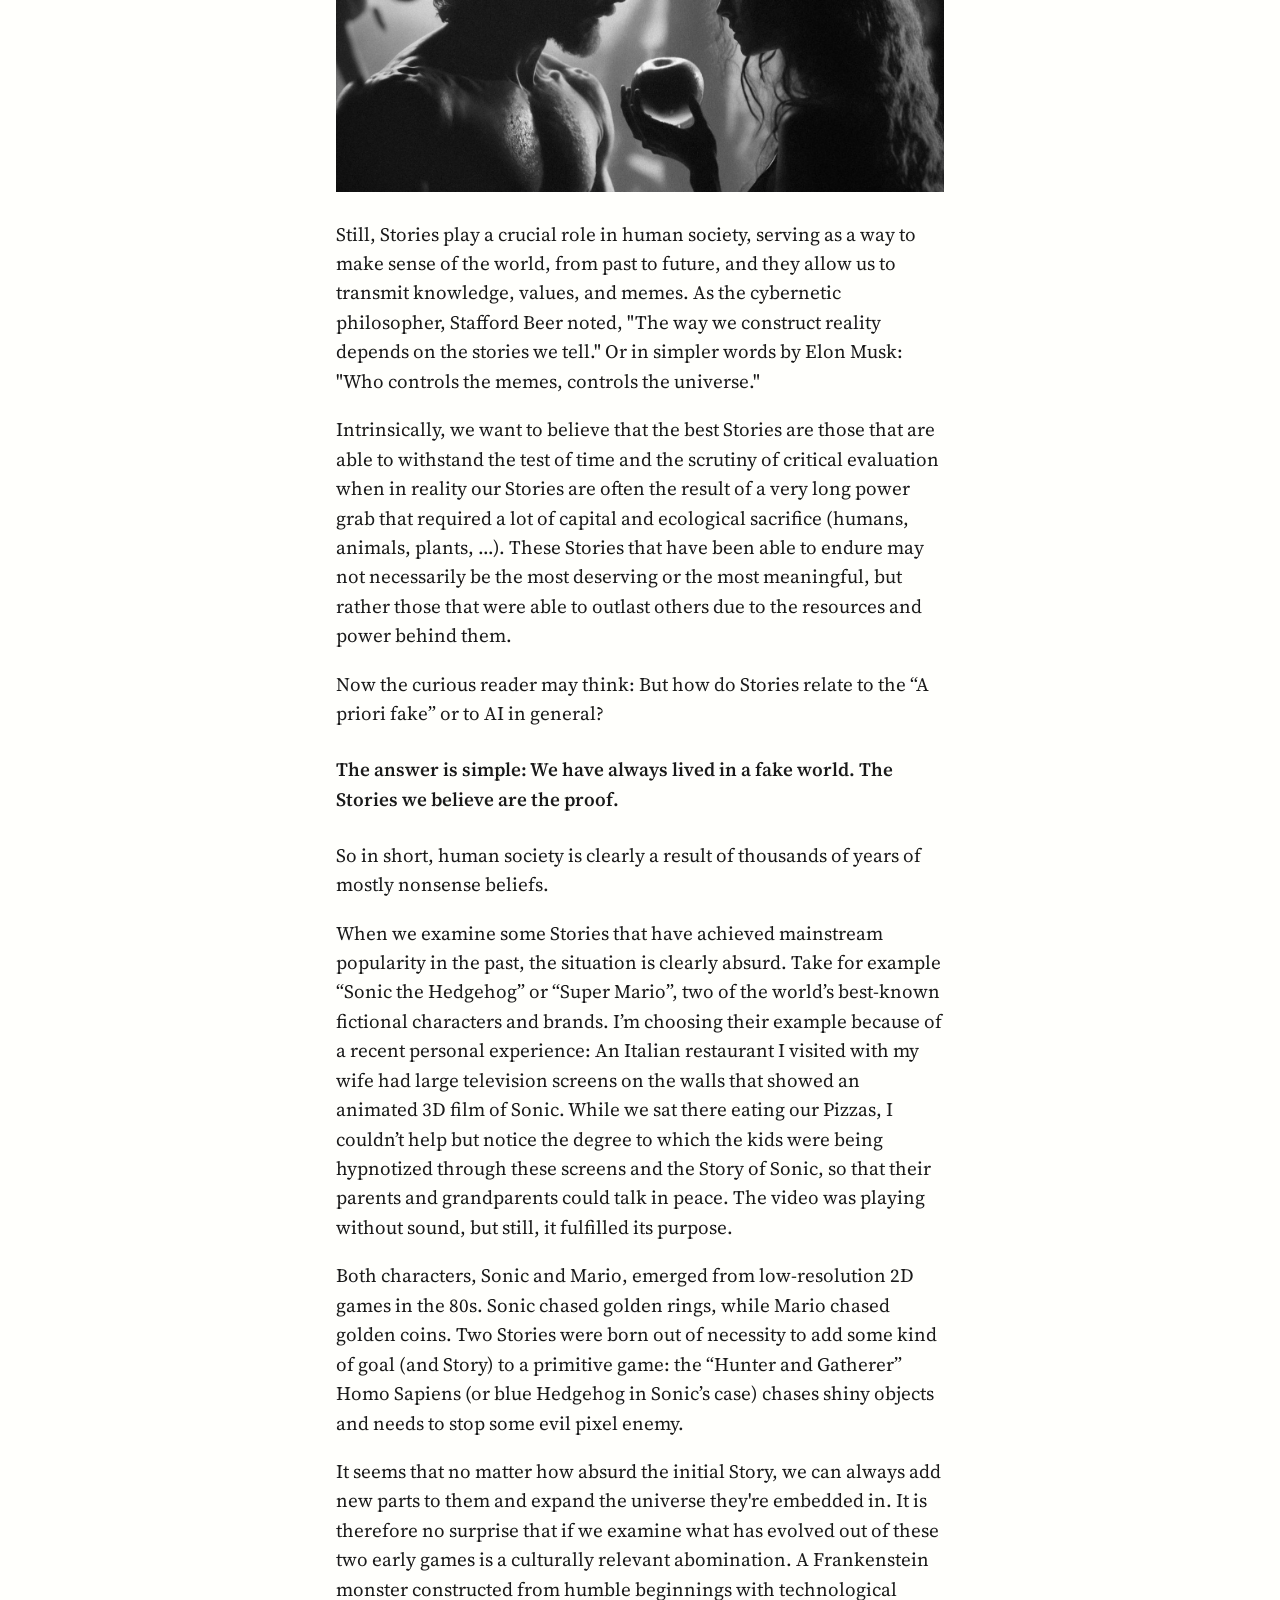
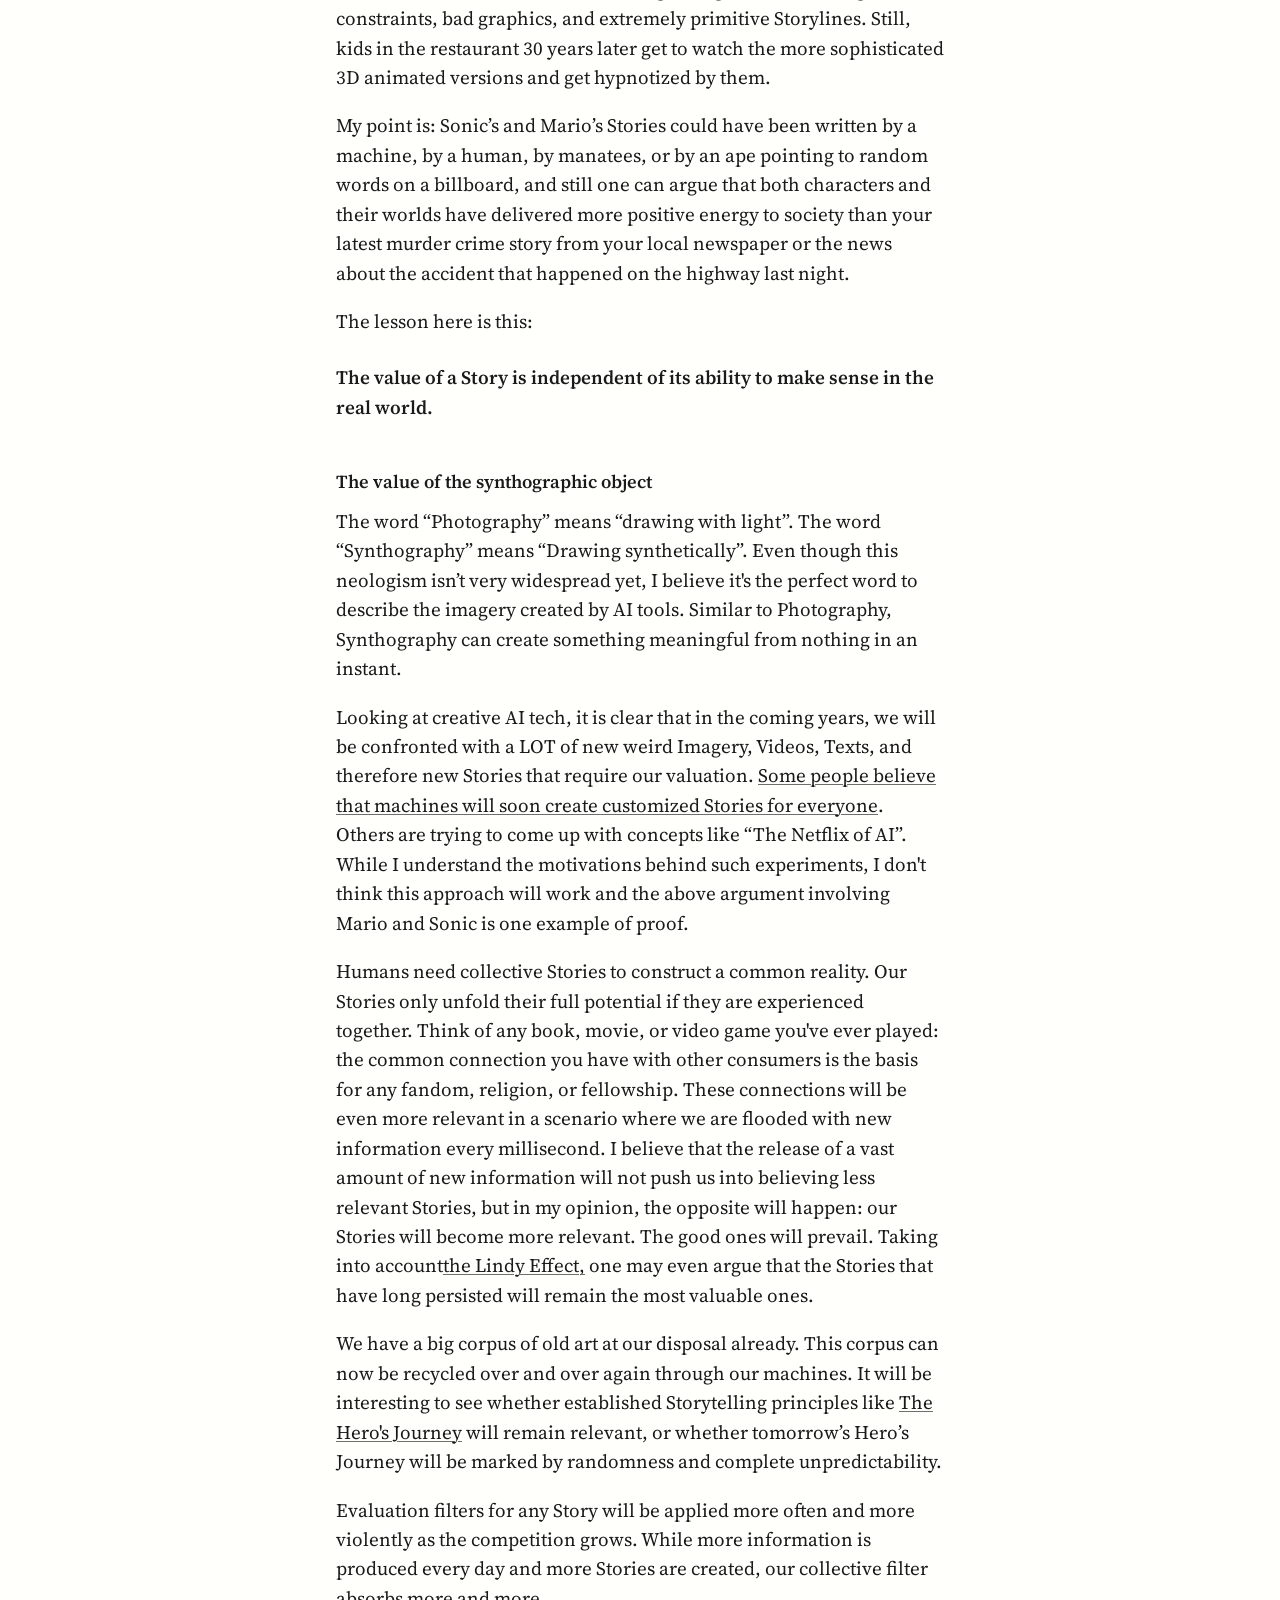
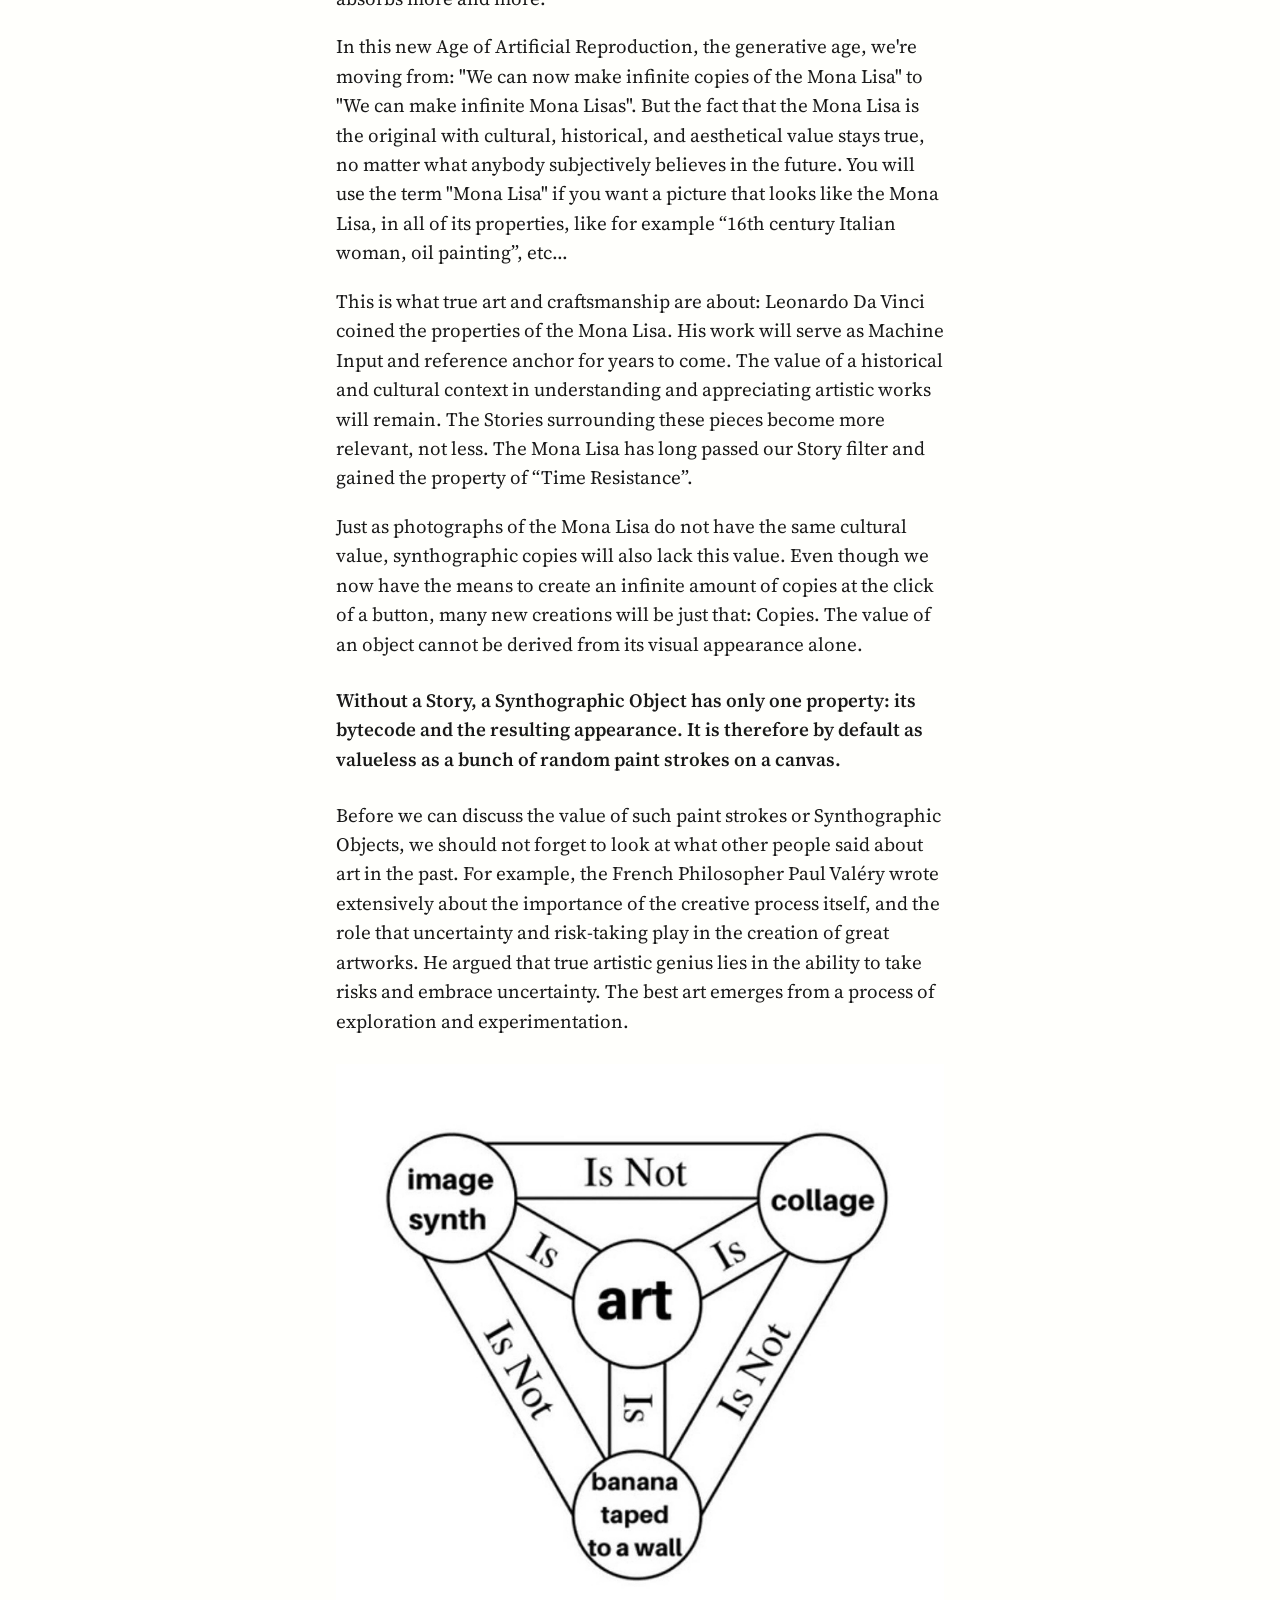
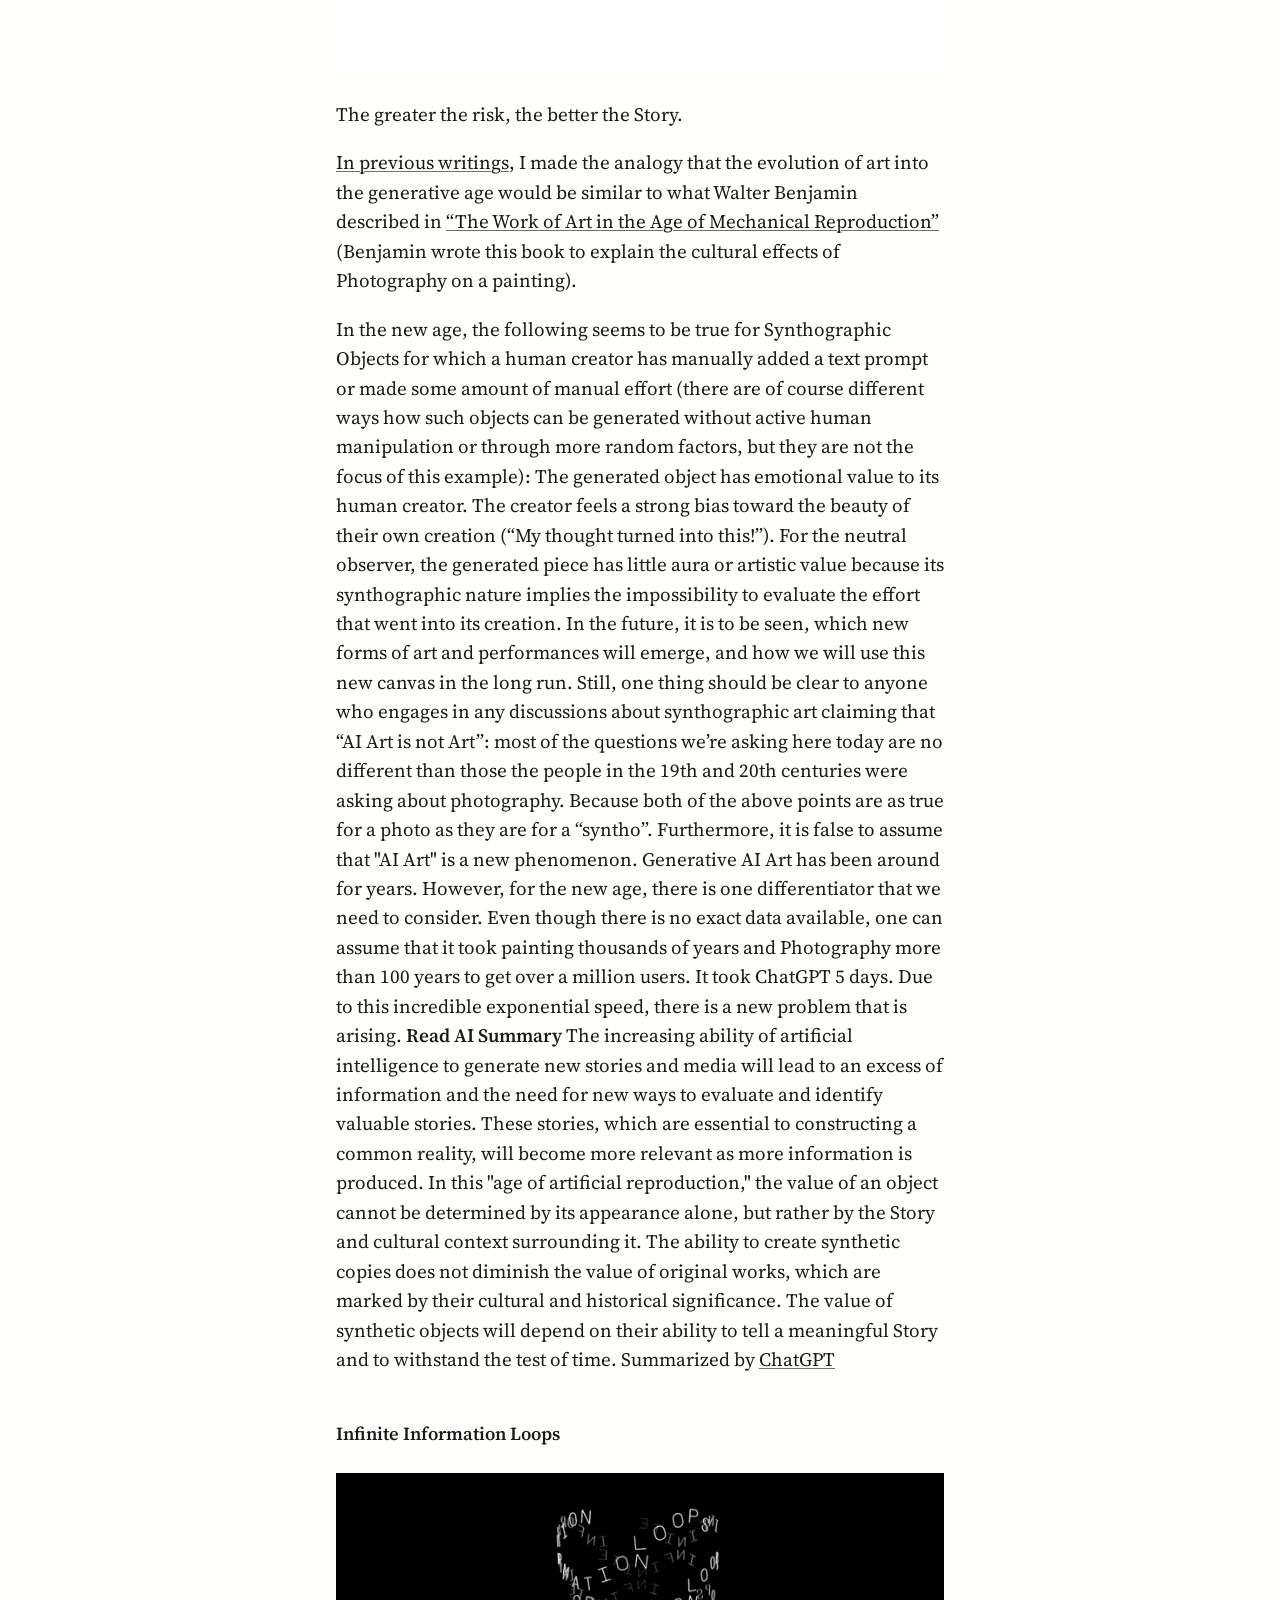
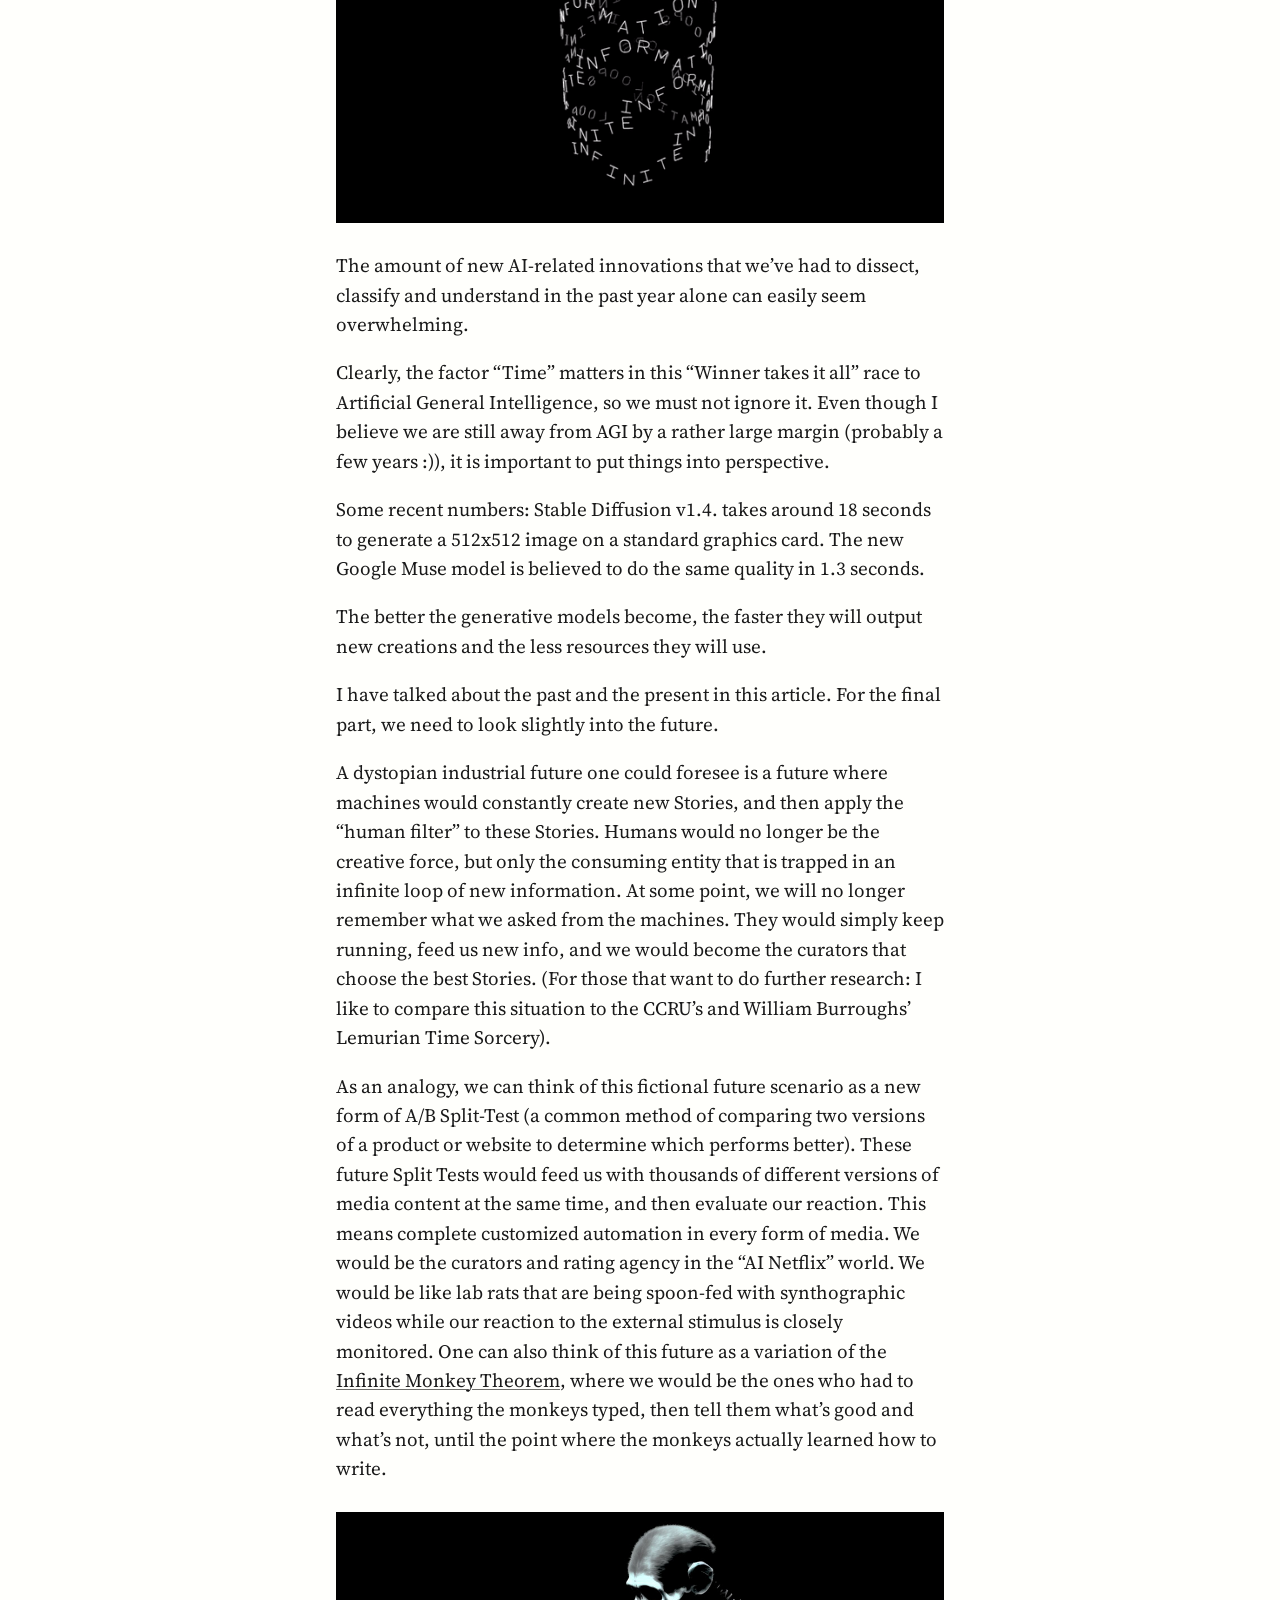
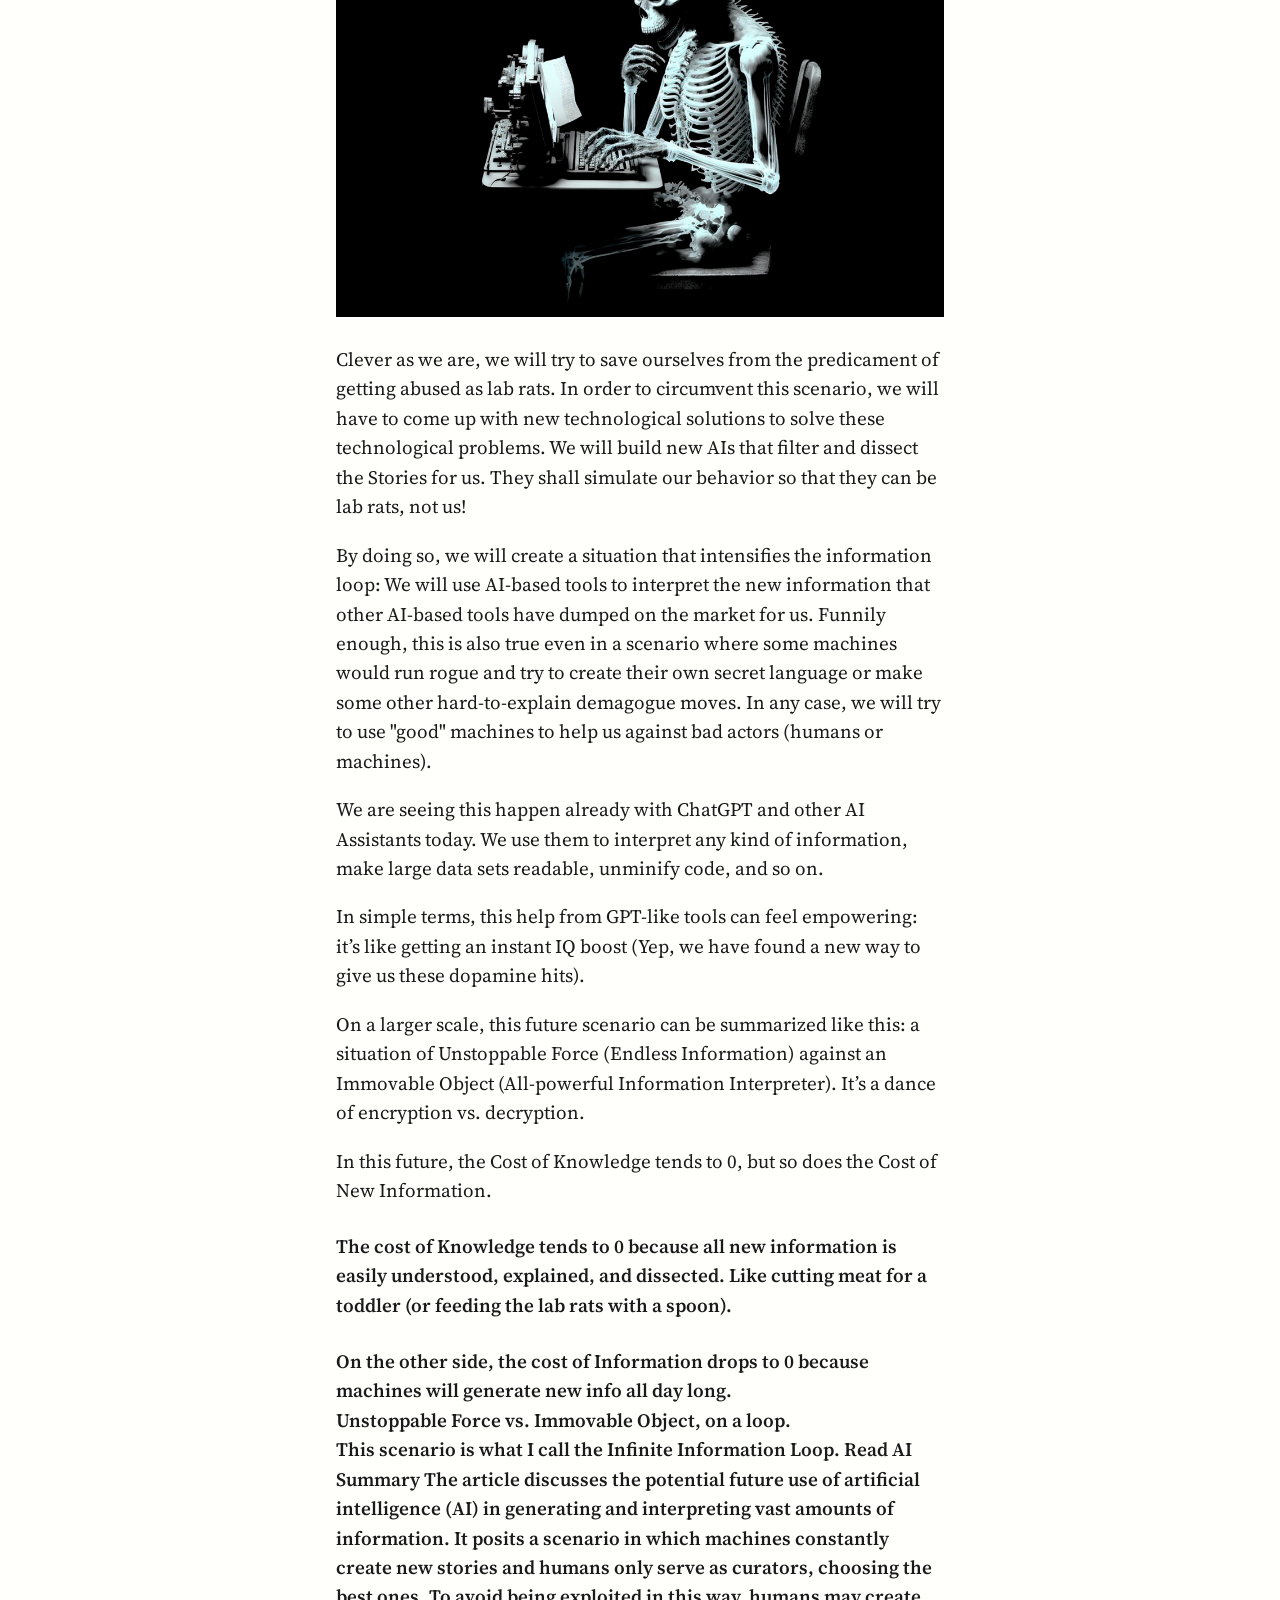
<file: infiniteinformationloops/index.html>
<!doctype html>
<!--
       /     /\      /\      /\
      /     /  \    /  \    /  \
     /     /    \  /    \  /    \
    /     /      \/      \/      \
-->
<html lang="en">
<head>
  <meta charset="utf-8">
  <meta name="viewport" content="width=device-width, initial-scale=1">
  <title>Infinite Information Loops · Misch Strotz</title>
  <meta name="description" content="A man-made technological trap that stresses the boundaries of our realities.">
  <link rel="canonical" href="https://www.mitchoz.com/infiniteinformationloops/">
  <link rel="icon" href="../favicon.ico" sizes="any">
  <link rel="icon" type="image/png" sizes="32x32" href="../favicon-32.png">
  <link rel="apple-touch-icon" href="../apple-touch-icon.png">
  <meta name="theme-color" media="(prefers-color-scheme: light)" content="#fffffc">
  <meta name="theme-color" media="(prefers-color-scheme: dark)" content="#111110">
  <link rel="manifest" href="../site.webmanifest">
  <meta property="og:type" content="article">
  <meta property="og:site_name" content="Misch Strotz">
  <meta property="og:title" content="Infinite Information Loops">
  <meta property="og:description" content="A man-made technological trap that stresses the boundaries of our realities.">
  <meta property="og:url" content="https://www.mitchoz.com/infiniteinformationloops/">
  <meta property="og:image" content="https://www.mitchoz.com/assets/og/infiniteinformationloops.jpg">
  <meta property="og:image:width" content="1200">
  <meta property="og:image:height" content="630">
  <meta property="og:image:alt" content="Cover of Infinite Information Loops">
  <meta property="article:published_time" content="2023-01-06">
  <meta property="article:author" content="Misch Strotz">
  <meta name="twitter:card" content="summary_large_image">
  <meta name="twitter:site" content="@mitch0z">
  <meta name="twitter:creator" content="@mitch0z">
  <link rel="preload" href="../assets/fonts/source-serif-4-latin-normal.woff2" as="font" type="font/woff2" crossorigin>
  <link rel="stylesheet" href="../styles.css">
  <script>
    // Hold the text back for a moment so app.js can scramble it in; skipped with reduced motion, never longer than 1 s.
    if (!matchMedia("(prefers-reduced-motion: reduce)").matches) {
      document.documentElement.classList.add("scramble-wait");
      setTimeout(() => document.documentElement.classList.remove("scramble-wait"), 1000);
    }
  </script>
  <base target="_blank">
  <script type="application/ld+json">{"@context": "https://schema.org", "@type": "Article", "headline": "Infinite Information Loops", "description": "A man-made technological trap that stresses the boundaries of our realities.", "datePublished": "2023-01-06", "image": "https://www.mitchoz.com/assets/img/textfiles/INFLOOPSCOVER_compr.webp", "url": "https://www.mitchoz.com/infiniteinformationloops/", "author": {"@type": "Person", "name": "Misch Strotz", "url": "https://www.mitchoz.com/"}}</script>
</head>
<body>
  <main class="essay">
    <nav class="crumb"><a target="_self" href="../"><img class="logo logo--ink" src="../assets/img/logo.png" alt="Misch Strotz" width="207" height="50"><img class="logo logo--paper" src="../assets/img/logo-white.png" alt="Misch Strotz" width="207" height="50"></a></nav>
    <header>
      <h1>Infinite Information Loops</h1>
      <p class="dek">A man-made technological trap that stresses the boundaries of our realities.</p>
      <p class="meta"><time datetime="2023-01-06">06 JAN 2023</time></p>
    </header>
    <figure class="cover"><img src="../assets/img/textfiles/INFLOOPSCOVER_compr.webp" alt=""></figure>
    <article>
      <p><em>This article is also available on <a target="_blank" rel="noopener" href="https://medium.com/@mitchoz/infinite-information-loops-d1afe5f5a191"><strong>medium.com</strong></a></em></p>
      <p>The 5th Industrial revolution has arrived.</p>
      <p>The AI flywheel is changing the way we work, learn, and interact. In this self-fulfilling prophecy, we seem to start losing control: The more we continue to use AI software, the better it becomes. The better it becomes, the more we'll use it.</p>
      <p>This Technology is here to stay and requires us to rethink creativity, knowledge, and other human attributes.</p>
      <p>In this article, I want to explore the current AI Zeitgeist questions. How is the creative world of tomorrow different from today's? Is there value to AI-generated objects? What can we learn from the past so that we can make better sense of the future? And what does our industrial future look like?</p>
      <p>From the "A priori fake" internet and its consequences to "Infinite Information Loops": the following is an examination of why the questions we're asking about creative machines today aren't new, but the answers have changed.</p>
      <h2 id="the-a-priori-fake">The “A priori fake”</h2>
      <p>The World Wide Web brought us a knowledge explosion, but with it came extreme responsibility. And so we had to learn and understand new threats and dangers.</p>
      <figure><img src="../assets/img/textfiles/APRIORI.gif" alt="A PRIORI FAKE!" loading="lazy"></figure>
      <p>The same can be said for AI-generated information. With the help of new AI-powered tools, meaningful media can now be mass-produced in the blink of an eye. We need to learn new principles to make sense of it all.</p>
      <p>Before 2022, we needed to learn not to "trust <strong>everything</strong> we see on the Internet". In the future, we must learn “not to trust <strong>anything</strong>, unless proven real”.</p>
      <p id="a-priori-fake">I call this new paradigm the <strong>"A priori fake"</strong>.<br>  The "A priori fake" is a condition in which one must assume that all media is potentially fake unless proven otherwise, due to the increasing ability of machines to produce real-world human-like content.<br> “Fake”, treacherous and false content has existed in any media for a long time. In fact, the word is estimated to date back to the 18th century when it was used to describe things that were artificially beautified. Today we use it to describe any kind of uncanny or untrue content (for example Deepfakes, 3D Renders, photorealistic drawings, voice generation, etc.), but at the core, the meaning of the word remains the same. Fakeness is medium agnostic: Every form of media (Text, Video, Photo, Sound, …) can contain fake or artificial content.<br> Prior to modern AI algorithms, creating fake Imagery, Video or Sound was pretty hard to do for the average Joe. This changed in 2022. The frequency with which such media can be produced and also combined (Video+Sound for example) left many of us in disbelief. Machines are now able to copy and produce almost any kind of digital content and upload it onto the internet automatically through specially designed software pipelines. In this hailstorm of new information, we need not only a new map to identify the sources of “real” information, but we also need a new compass to guide us to the sources that actually matter. In other words: We need new mental models.<br> Updating ourselves to form new beliefs can be hard and challenging. Anyone who has followed or engaged in the recent public debates about data sources, the training of these models, copyright, and so on, will have realized that many of the rules, laws, and ideas from the pre-AI era now seem outdated and irrelevant. In these current debates, there are largely two camps: Those that argue for the machines and claim that technological progress cannot be stopped (let’s call them the “Techno Disciples”), and those that argue that creative AI breaks existing laws and that human sovereignty must be protected at all costs (let’s call them the <a target="_blank" rel="noopener" href="https://en.wikipedia.org/wiki/Luddite">“Modern Luddites”</a>). What people who position themselves into only one such camp often fail to understand is that both camps are right: Technological progress is indeed very hard to stop, but over time it will give birth to new laws and thus satisfy the demands of the Luddites.<br> We are in the middle of an intense period of change. Big Chunks of the High Tech industry are in the process of being replaced by “Higher Tech”. Jobs in industries that were thought to be safe are being disrupted. It is not only the Artist or the Modern Luddite that will experience a change. It’s (almost) every industry.<br> On our path to complete mediasation, we’re swallowing parts of our current cultures and, step by step, we lose a lot of what past generations thought would make us human. At the same time, new cultures are born.<br> In this “A priori fake” world, where the majority of what we consume is actually unreal or fake and where the analog world becomes extraordinary, we need new eyes to look at our surroundings. We need to redefine what “fake” means.</p>
      <p>We shape our tools, and thereafter our tools shape us... <strong>Read AI Summary</strong>  The increasing ability of machines to produce real-world, human-like content has created a condition described as the "A priori fake," in which all media must be assumed to be potentially fake unless proven otherwise. This shift has led to debates between those who believe technological progress cannot be stopped ("Techno Disciples") and those who believe human sovereignty must be protected ("Modern Luddites"). The "A priori fake" world has made it necessary for people to redefine their understanding of "fake" and to adapt their minds to the increasing complexity of the search for truth. As society and technology continue to evolve, it is important to consider the impact on culture and to understand the role of new mental models in navigating this changing landscape. Summarized by <a target="_blank" rel="noopener" href="https://chat.openai.com/chat">ChatGPT</a></p>
      <h2 id="the-brave-new-world-is-a-fake-new-world">The brave new world is a fake new world</h2>
      <p>So, in summary, the brave new world of tomorrow seems to be a world full of more fake, false, and unreal information where not much can be trusted anymore. But the situation is not as diresome as it may seem. There is no reason to be afraid. This psychosis can be easily resolved as we shall now see.</p>
      <p>As cybernetic philosophers have noted in the past, the Stories we believe, whether we call them true, false, or fake, have a significant influence on our perception of the world. They are central to our understanding of reality. They can help us stay sane in dark times and provide guidance, support, and meaning in challenging situations.</p>
      <p>Whenever we try to explain the unexplainable, we come up with Stories. We refer to them to explain the things that our biocomputers do not intrinsically understand. We come up with Stories to teach morals and science or execute politics and wars.</p>
      <p>We use Stories whenever we lack information. However, in a future where machines can generate endless Stories, we will be faced with the opposite problem: an excess of information. In this world, we need new ways to identify and evaluate the most valuable stories amidst the noise of an endless stream of data. We need new criteria to determine what’s fake to us and what’s not, or rather what’s not “fake enough”.</p>
      <p>Such an information overflow can feel as deafening as an informational void, but in both scenarios, it is important to remember: the better Stories always persist and win. Ultimately, the best Stories define the reality of our society. This is true for any topic: Politics, Religion, Racism, or any other wicked problems in general.</p>
      <figure><img src="../assets/img/textfiles/wickedproblems.webp" alt="Map of wicked Problems" loading="lazy"></figure>
      <p>Some Stories are transmitted and generally accepted, while others (even though they may be very similar or even closer to an objective truth) are rejected. Thus, our present reality is the result of endless information warfare in which the most powerful players get to impose their Stories onto the less powerful. The truth is not always objective and there are questions to which we simply do not have enough empirical evidence to determine the one truth. In fact, under the principle of "truth to nature," 18th century scientists believed that the natural world was governed by fixed laws and that it was possible to understand and explain these laws through careful observation and experimentation. They believed that the natural world was a rational and orderly place, and that it was possible to discover the underlying causes of natural phenomena through scientific investigation. Today we think to know that this idea is overly simplistic.</p>
      <p>Was the Earth created in 7 Days or with a big bang? We'll never know but over time the consensus on which Story we believe changes. But consensus does not make a Story true. (<a target="_blank" rel="noopener" href="https://www.youtube.com/watch?v=ev7e9sfWIJo">Heinz von Foerster: "Das muss es gewesen sein!" [EN: That's what must have happened!]</a>)</p>
      <figure><img src="../assets/img/textfiles/ADAMEVE_compr.jpg" alt="Photo of Adam and Eve" loading="lazy"></figure>
      <p>Still, Stories play a crucial role in human society, serving as a way to make sense of the world, from past to future, and they allow us to transmit knowledge, values, and memes. As the cybernetic philosopher, Stafford Beer noted, "The way we construct reality depends on the stories we tell." Or in simpler words by Elon Musk: "Who controls the memes, controls the universe."</p>
      <p>Intrinsically, we want to believe that the best Stories are those that are able to withstand the test of time and the scrutiny of critical evaluation when in reality our Stories are often the result of a very long power grab that required a lot of capital and ecological sacrifice (humans, animals, plants, …). These Stories that have been able to endure may not necessarily be the most deserving or the most meaningful, but rather those that were able to outlast others due to the resources and power behind them.</p>
      <p>Now the curious reader may think: But how do Stories relate to the “A priori fake” or to AI in general?</p>
      <p class="key">The answer is simple: We have always lived in a fake world. The Stories we believe are the proof.</p>
      <p>So in short, human society is clearly a result of thousands of years of mostly nonsense beliefs.</p>
      <p>When we examine some Stories that have achieved mainstream popularity in the past, the situation is clearly absurd. Take for example “Sonic the Hedgehog” or “Super Mario”, two of the world’s best-known fictional characters and brands. I’m choosing their example because of a recent personal experience: An Italian restaurant I visited with my wife had large television screens on the walls that showed an animated 3D film of Sonic. While we sat there eating our Pizzas, I couldn’t help but notice the degree to which the kids were being hypnotized through these screens and the Story of Sonic, so that their parents and grandparents could talk in peace. The video was playing without sound, but still, it fulfilled its purpose.</p>
      <p>Both characters, Sonic and Mario, emerged from low-resolution 2D games in the 80s. Sonic chased golden rings, while Mario chased golden coins. Two Stories were born out of necessity to add some kind of goal (and Story) to a primitive game: the “Hunter and Gatherer” Homo Sapiens (or blue Hedgehog in Sonic’s case) chases shiny objects and needs to stop some evil pixel enemy.</p>
      <p>It seems that no matter how absurd the initial Story, we can always add new parts to them and expand the universe they're embedded in. It is therefore no surprise that if we examine what has evolved out of these two early games is a culturally relevant abomination. A Frankenstein monster constructed from humble beginnings with technological constraints, bad graphics, and extremely primitive Storylines. Still, kids in the restaurant 30 years later get to watch the more sophisticated 3D animated versions and get hypnotized by them.</p>
      <p>My point is: Sonic’s and Mario’s Stories could have been written by a machine, by a human, by manatees, or by an ape pointing to random words on a billboard, and still one can argue that both characters and their worlds have delivered more positive energy to society than your latest murder crime story from your local newspaper or the news about the accident that happened on the highway last night.</p>
      <p>The lesson here is this:</p>
      <p class="key">The value of a Story is independent of its ability to make sense in the real world.</p>
      <h2 id="the-value-of-the-synthographic-object">The value of the synthographic object</h2>
      <p>The word “Photography” means “drawing with light”. The word “Synthography” means “Drawing synthetically”. Even though this neologism isn’t very widespread yet, I believe it's the perfect word to describe the imagery created by AI tools. Similar to Photography, Synthography can create something meaningful from nothing in an instant.</p>
      <p>Looking at creative AI tech, it is clear that in the coming years, we will be confronted with a LOT of new weird Imagery, Videos, Texts, and therefore new Stories that require our valuation. <a target="_blank" rel="noopener" href="https://twitter.com/yacineMTB/status/1609031976391958528">Some people believe that machines will soon create customized Stories for everyone</a>. Others are trying to come up with concepts like “The Netflix of AI”. While I understand the motivations behind such experiments, I don't think this approach will work and the above argument involving Mario and Sonic is one example of proof.</p>
      <p>Humans need collective Stories to construct a common reality. Our Stories only unfold their full potential if they are experienced together. Think of any book, movie, or video game you've ever played: the common connection you have with other consumers is the basis for any fandom, religion, or fellowship. These connections will be even more relevant in a scenario where we are flooded with new information every millisecond. I believe that the release of a vast amount of new information will not push us into believing less relevant Stories, but in my opinion, the opposite will happen: our Stories will become more relevant. The good ones will prevail. Taking into account<a target="_blank" rel="noopener" href="https://en.wikipedia.org/wiki/Lindy_effect">the Lindy Effect,</a> one may even argue that the Stories that have long persisted will remain the most valuable ones.</p>
      <p>We have a big corpus of old art at our disposal already. This corpus can now be recycled over and over again through our machines. It will be interesting to see whether established Storytelling principles like <a target="_blank" rel="noopener" href="https://en.wikipedia.org/wiki/Hero%27s_journey">The Hero's Journey</a> will remain relevant, or whether tomorrow’s Hero’s Journey will be marked by randomness and complete unpredictability.</p>
      <p>Evaluation filters for any Story will be applied more often and more violently as the competition grows. While more information is produced every day and more Stories are created, our collective filter absorbs more and more.</p>
      <p>In this new Age of Artificial Reproduction, the generative age, we're moving from: "We can now make infinite copies of the Mona Lisa" to "We can make infinite Mona Lisas". But the fact that the Mona Lisa is the original with cultural, historical, and aesthetical value stays true, no matter what anybody subjectively believes in the future. You will use the term "Mona Lisa" if you want a picture that looks like the Mona Lisa, in all of its properties, like for example “16th century Italian woman, oil painting”, etc...</p>
      <p>This is what true art and craftsmanship are about: Leonardo Da Vinci coined the properties of the Mona Lisa. His work will serve as Machine Input and reference anchor for years to come. The value of a historical and cultural context in understanding and appreciating artistic works will remain. The Stories surrounding these pieces become more relevant, not less. The Mona Lisa has long passed our Story filter and gained the property of “Time Resistance”.</p>
      <p>Just as photographs of the Mona Lisa do not have the same cultural value, synthographic copies will also lack this value. Even though we now have the means to create an infinite amount of copies at the click of a button, many new creations will be just that: Copies. The value of an object cannot be derived from its visual appearance alone.</p>
      <p class="key" id="synthographic-object">Without a Story, a Synthographic Object has only one property: its bytecode and the resulting appearance. It is therefore by default as valueless as a bunch of random paint strokes on a canvas.</p>
      <p>Before we can discuss the value of such paint strokes or Synthographic Objects, we should not forget to look at what other people said about art in the past. For example, the French Philosopher Paul Valéry wrote extensively about the importance of the creative process itself, and the role that uncertainty and risk-taking play in the creation of great artworks. He argued that true artistic genius lies in the ability to take risks and embrace uncertainty. The best art emerges from a process of exploration and experimentation.</p>
      <figure><img src="../assets/img/textfiles/MOISESART.jpg" alt="TRIANGLE OF SYNTHO ART (SOURCE UNKNOWN)" loading="lazy"></figure>
      <p>The greater the risk, the better the Story.</p>
      <p><a target="_blank" rel="noopener" href="https://medium.com/@mitchoz/stories-of-the-future-d442c1dc7c9">In previous writings</a>, I made the analogy that the evolution of art into the generative age would be similar to what Walter Benjamin described in <a target="_blank" rel="noopener" href="https://www.amazon.com/-/de/dp/0141036192/ref=sr_1_1?crid=2XQDY54Q7ADUH&amp;keywords=the+work+of+art+in+the+age+of+mechanical&amp;qid=1673110673&amp;sprefix=the+work+of+art+in%2Caps%2C177&amp;sr=8-1">“The Work of Art in the Age of Mechanical Reproduction”</a> (Benjamin wrote this book to explain the cultural effects of Photography on a painting).</p>
      <p>In the new age, the following seems to be true for Synthographic Objects for which a human creator has manually added a text prompt or made some amount of manual effort (there are of course different ways how such objects can be generated without active human manipulation or through more random factors, but they are not the focus of this example): The generated object has emotional value to its human creator. The creator feels a strong bias toward the beauty of their own creation (“My thought turned into this!”). For the neutral observer, the generated piece has little aura or artistic value because its synthographic nature implies the impossibility to evaluate the effort that went into its creation. In the future, it is to be seen, which new forms of art and performances will emerge, and how we will use this new canvas in the long run. Still, one thing should be clear to anyone who engages in any discussions about synthographic art claiming that “AI Art is not Art”: most of the questions we’re asking here today are no different than those the people in the 19th and 20th centuries were asking about photography. Because both of the above points are as true for a photo as they are for a “syntho”. Furthermore, it is false to assume that "AI Art" is a new phenomenon. Generative AI Art has been around for years. However, for the new age, there is one differentiator that we need to consider. Even though there is no exact data available, one can assume that it took painting thousands of years and Photography more than 100 years to get over a million users. It took ChatGPT 5 days. Due to this incredible exponential speed, there is a new problem that is arising. <strong>Read AI Summary</strong>  The increasing ability of artificial intelligence to generate new stories and media will lead to an excess of information and the need for new ways to evaluate and identify valuable stories. These stories, which are essential to constructing a common reality, will become more relevant as more information is produced. In this "age of artificial reproduction," the value of an object cannot be determined by its appearance alone, but rather by the Story and cultural context surrounding it. The ability to create synthetic copies does not diminish the value of original works, which are marked by their cultural and historical significance. The value of synthetic objects will depend on their ability to tell a meaningful Story and to withstand the test of time. Summarized by <a target="_blank" rel="noopener" href="https://chat.openai.com/chat">ChatGPT</a></p>
      <h2 id="infinite-information-loops">Infinite Information Loops</h2>
      <figure><img src="../assets/img/textfiles/INFLOOPS.gif" alt="INFINITE INFORMATION LOOPS" loading="lazy"></figure>
      <p>The amount of new AI-related innovations that we’ve had to dissect, classify and understand in the past year alone can easily seem overwhelming.</p>
      <p>Clearly, the factor “Time” matters in this “Winner takes it all” race to Artificial General Intelligence, so we must not ignore it. Even though I believe we are still away from AGI by a rather large margin (probably a few years :)), it is important to put things into perspective.</p>
      <p>Some recent numbers: Stable Diffusion v1.4. takes around 18 seconds to generate a 512x512 image on a standard graphics card. The new Google Muse model is believed to do the same quality in 1.3 seconds.</p>
      <p>The better the generative models become, the faster they will output new creations and the less resources they will use.</p>
      <p>I have talked about the past and the present in this article. For the final part, we need to look slightly into the future.</p>
      <p>A dystopian industrial future one could foresee is a future where machines would constantly create new Stories, and then apply the “human filter” to these Stories. Humans would no longer be the creative force, but only the consuming entity that is trapped in an infinite loop of new information. At some point, we will no longer remember what we asked from the machines. They would simply keep running, feed us new info, and we would become the curators that choose the best Stories. (For those that want to do further research: I like to compare this situation to the CCRU’s and William Burroughs’ Lemurian Time Sorcery).</p>
      <p>As an analogy, we can think of this fictional future scenario as a new form of A/B Split-Test (a common method of comparing two versions of a product or website to determine which performs better). These future Split Tests would feed us with thousands of different versions of media content at the same time, and then evaluate our reaction. This means complete customized automation in every form of media. We would be the curators and rating agency in the “AI Netflix” world. We would be like lab rats that are being spoon-fed with synthographic videos while our reaction to the external stimulus is closely monitored. One can also think of this future as a variation of the <a target="_blank" rel="noopener" href="https://en.wikipedia.org/wiki/Infinite_monkey_theorem">Infinite Monkey Theorem</a>, where we would be the ones who had to read everything the monkeys typed, then tell them what’s good and what’s not, until the point where the monkeys actually learned how to write.</p>
      <figure><img src="../assets/img/textfiles/INFMONKEY_compr.jpg" alt="INFINITE MONKEY THEOREM" loading="lazy"></figure>
      <p>Clever as we are, we will try to save ourselves from the predicament of getting abused as lab rats. In order to circumvent this scenario, we will have to come up with new technological solutions to solve these technological problems. We will build new AIs that filter and dissect the Stories for us. They shall simulate our behavior so that they can be lab rats, not us!</p>
      <p>By doing so, we will create a situation that intensifies the information loop: We will use AI-based tools to interpret the new information that other AI-based tools have dumped on the market for us. Funnily enough, this is also true even in a scenario where some machines would run rogue and try to create their own secret language or make some other hard-to-explain demagogue moves. In any case, we will try to use "good" machines to help us against bad actors (humans or machines).</p>
      <p>We are seeing this happen already with ChatGPT and other AI Assistants today. We use them to interpret any kind of information, make large data sets readable, unminify code, and so on.</p>
      <p>In simple terms, this help from GPT-like tools can feel empowering: it’s like getting an instant IQ boost (Yep, we have found a new way to give us these dopamine hits).</p>
      <p>On a larger scale, this future scenario can be summarized like this: a situation of Unstoppable Force (Endless Information) against an Immovable Object (All-powerful Information Interpreter). It’s a dance of encryption vs. decryption.</p>
      <p>In this future, the Cost of Knowledge tends to 0, but so does the Cost of New Information.</p>
      <p class="key">The cost of Knowledge tends to 0 because all new information is easily understood, explained, and dissected. Like cutting meat for a toddler (or feeding the lab rats with a spoon).</p>
      <p class="key" id="infinite-information-loop">On the other side, the cost of Information drops to 0 because machines will generate new info all day long. <br> Unstoppable Force vs. Immovable Object, on a loop.<br> This scenario is what I call the Infinite Information Loop. <strong>Read AI Summary</strong>  The article discusses the potential future use of artificial intelligence (AI) in generating and interpreting vast amounts of information. It posits a scenario in which machines constantly create new stories and humans only serve as curators, choosing the best ones. To avoid being exploited in this way, humans may create AI tools to interpret and filter the information for them, leading to an intensification of the "information loop." The cost of knowledge could approach zero because all new information is easily understood and explained, but so would the cost of new information, leading to an "Unstoppable Force (Endless Information) against an Immovable Object (All-powerful Information Interpreter)." The article also mentions the use of chatbots and AI assistants in interpreting and understanding large amounts of data and information. Summarized by <a target="_blank" rel="noopener" href="https://chat.openai.com/chat">ChatGPT</a></p>
      <h2 id="the-consequences">The Consequences</h2>
      <p>First, the creative industry itself will get stuck in Infinite Information Loops. Then it will be Doctors, Lawyers, Journalists, <a target="_blank" rel="noopener" href="https://papers.ssrn.com/sol3/papers.cfm?abstract_id=4316615">Lobbyists</a>, and other (more or less) intellectual professions. Make no mistake: No service industry job will be safe from getting sucked in.</p>
      <p>For the creative industry per se, I expect around 60% of creative workers to lose their <strong>current</strong> jobs in the coming 2 years. They will be mostly mid-career and juniors. These people will need to find new occupations and work differently.</p>
      <p>Media rights will change. Lawyers will have a fun time in the coming months. Many mundane tasks for them will be replaced by machines as well.</p>
      <p>Established professionals will need to re-educate themselves before they can be economically profitable again. In big parts, they won’t go to Universities but will use tomorrow's Google and AI tools. The sentence “I don’t know” will turn into “I need to ask my AI”.</p>
      <p>Our interpretation of what is true and what’s not will matter less. The amount of information that will be available will be deafening. Our machines will try to interpret the noise for us. Curation and analysis of machine-generated content will become an industry where every thought, every dream, and every machine gibberish will need to be constantly evaluated. New jobs will be information dissection jobs. Our own brains and most of all our meat bodies will be required to solve the social challenges that arise.</p>
      <p>In counter movements in the future, many people may rediscover the beauty of traditional crafts. A synergy between imaginative AI and human hands will happen.</p>
      <p>Politics worldwide will need to react and take clear positions to deleverage impacts on the economy. China for example has already made moves to regulate and label synthographic content. Worldwide regulation and consensus will eventually come.</p>
      <p>Some people will be ignorant, fall through the grid and drown themselves in AI-generated media.</p>
      <p>Art won’t die. That should be the very last of your concerns.</p>
      <p>Figuring out how to write our own Stories in the fake new world will be one of the great tasks of our generation.</p>
      <p>Infinite Information Loops require us to rethink our relation to technology, to re-learn how we apply our own intelligence, and thus to reposition ourselves in this universe.</p>
      <p>Again.</p>
    </article>
    <p class="support">If you liked this article, you can <a target="_blank" rel="noopener" href="https://buymeacoffee.com/mitch0z">buy me a coffee</a> or <a target="_blank" rel="noopener" href="https://x.com/mitch0z">follow me on X</a>.</p>
    <footer><a target="_blank" rel="noopener" href="../">Misch Strotz</a> · © 2026</footer>
  </main>

  <div class="preview" id="preview" hidden></div>
  <script src="../app.js"></script>
</body>
</html>
</file>
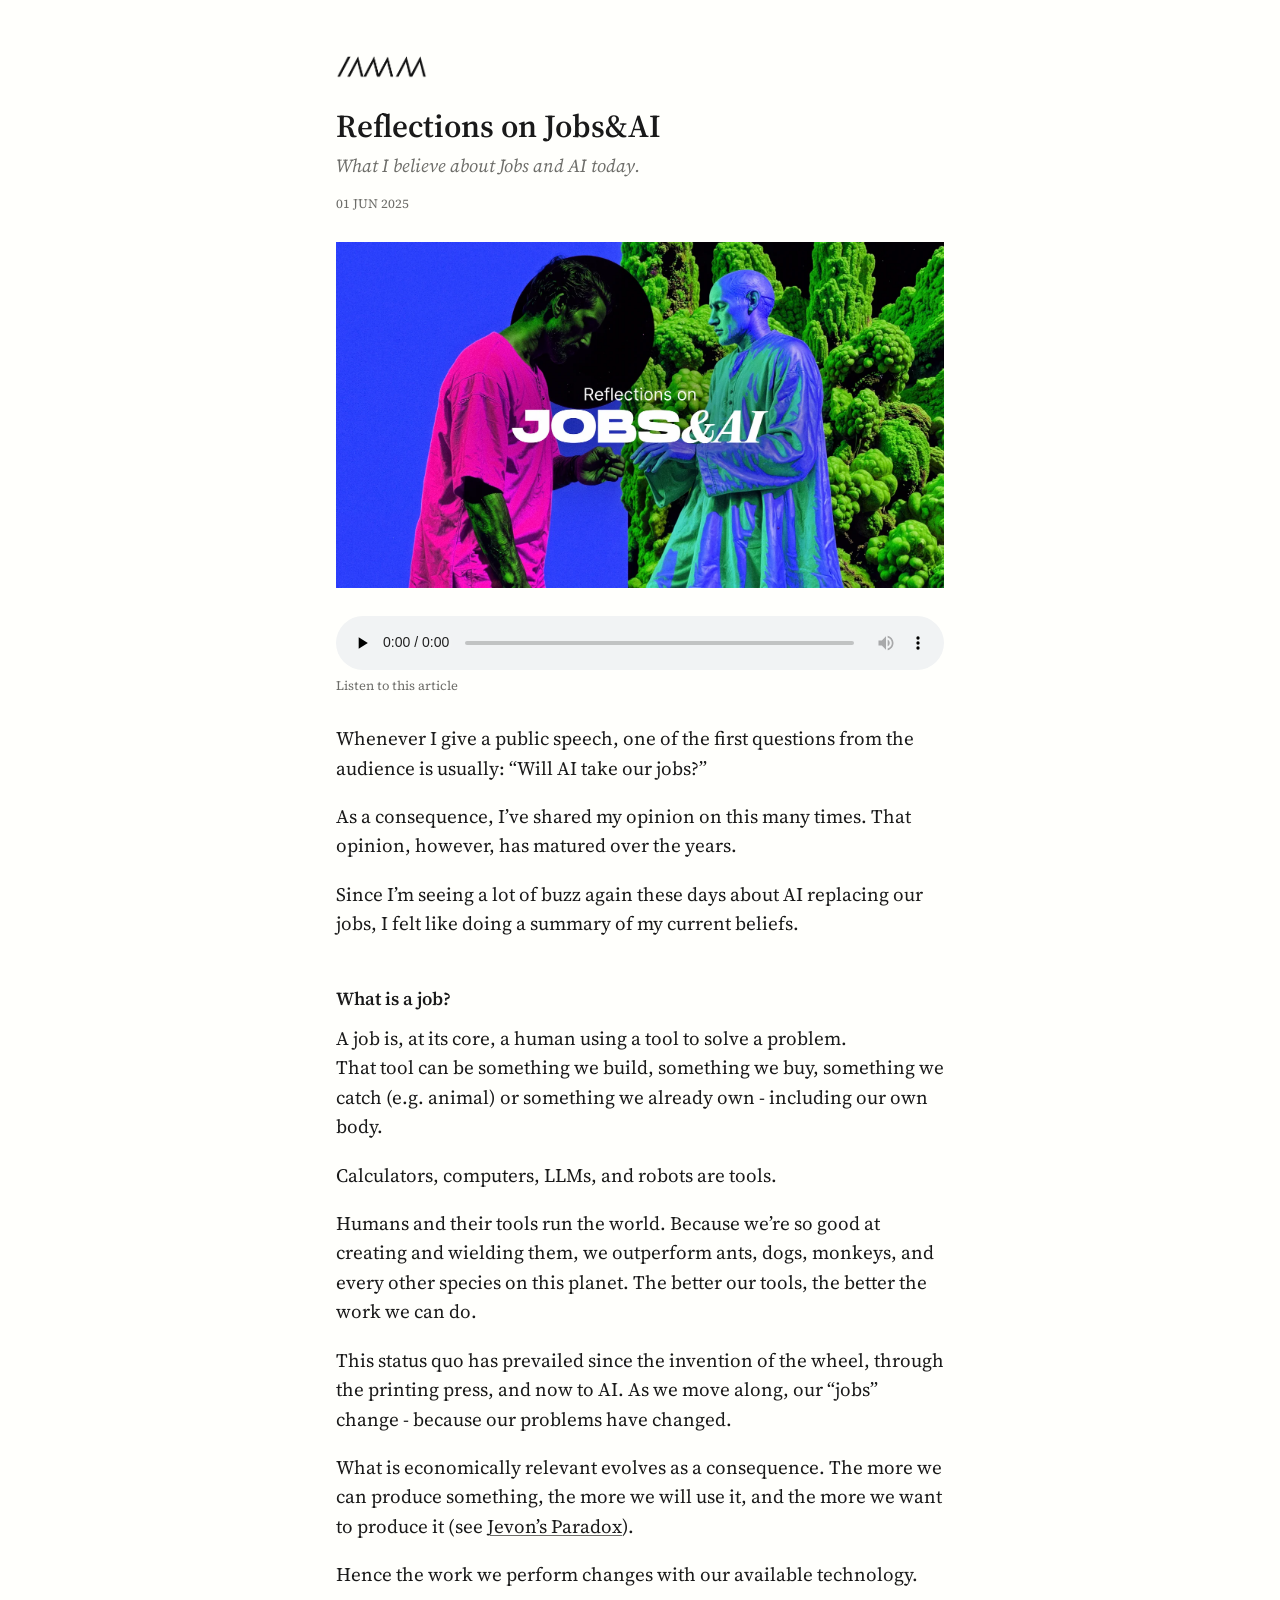
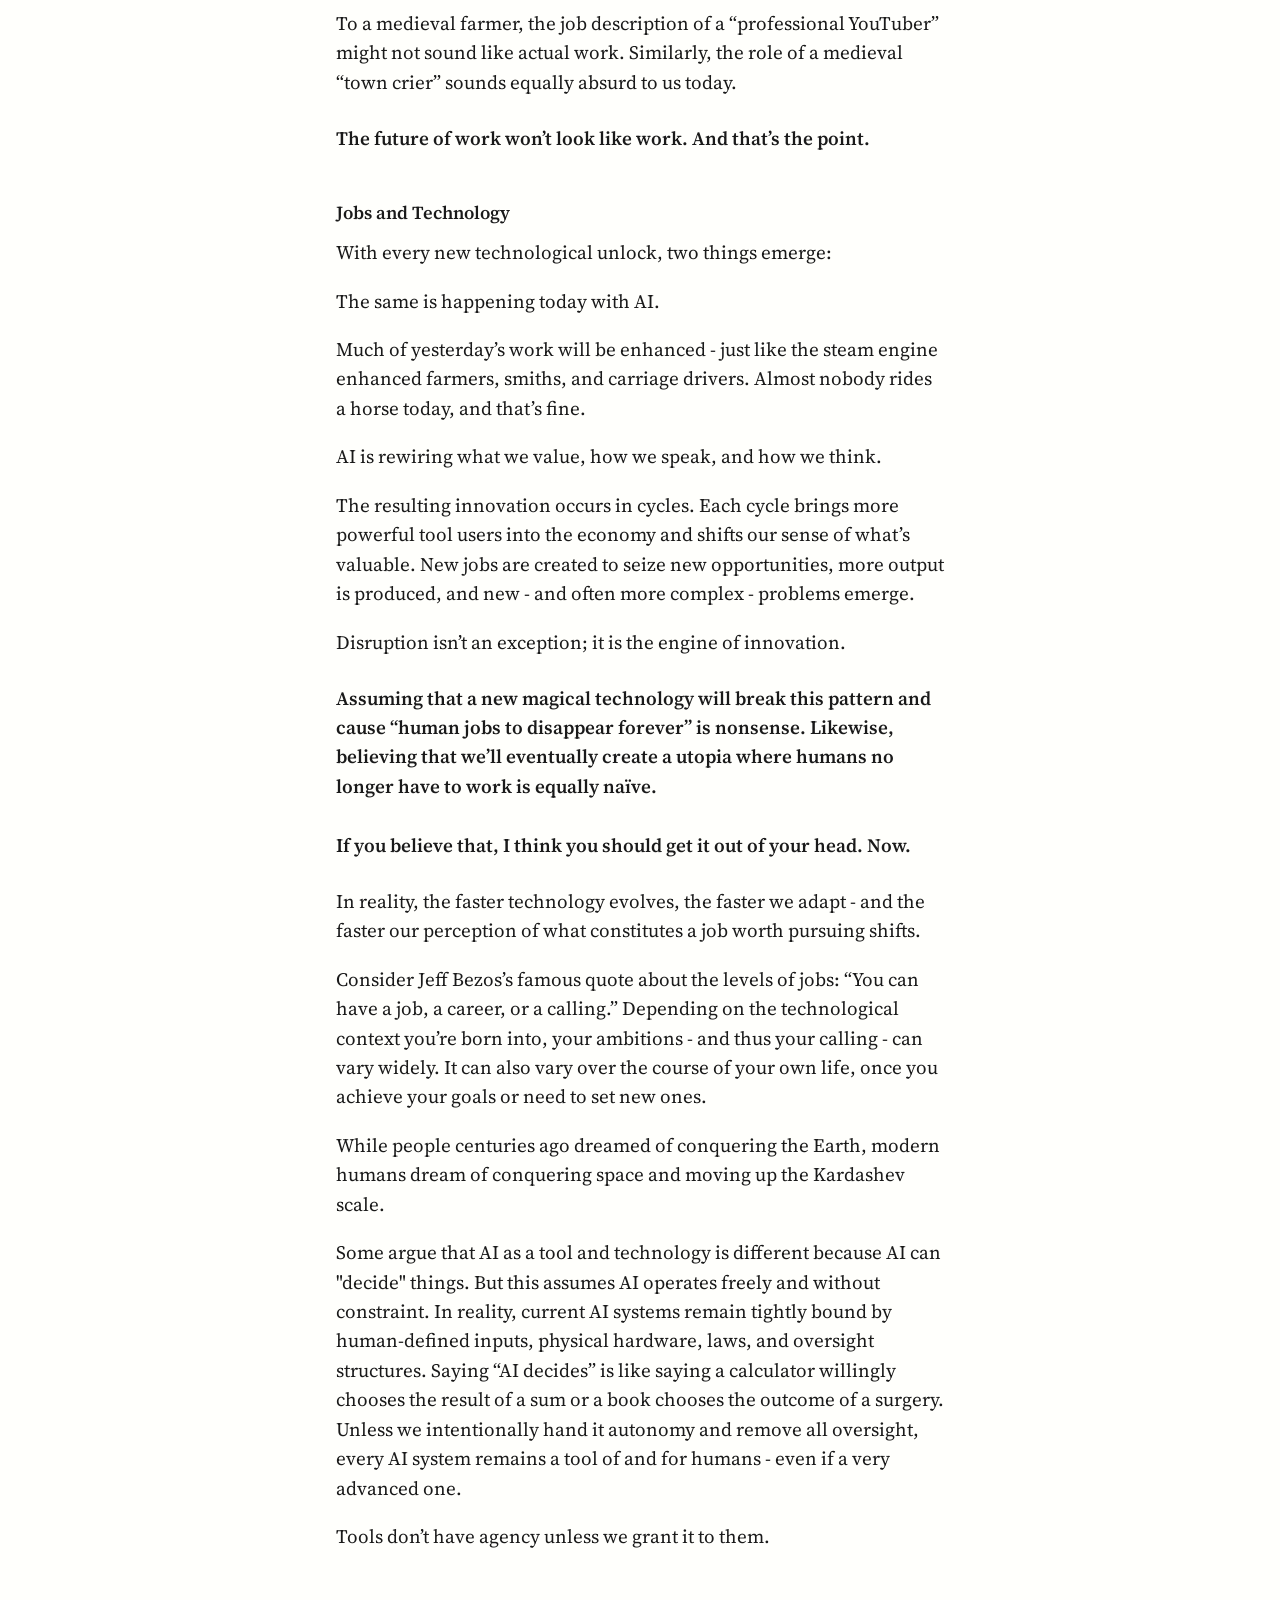
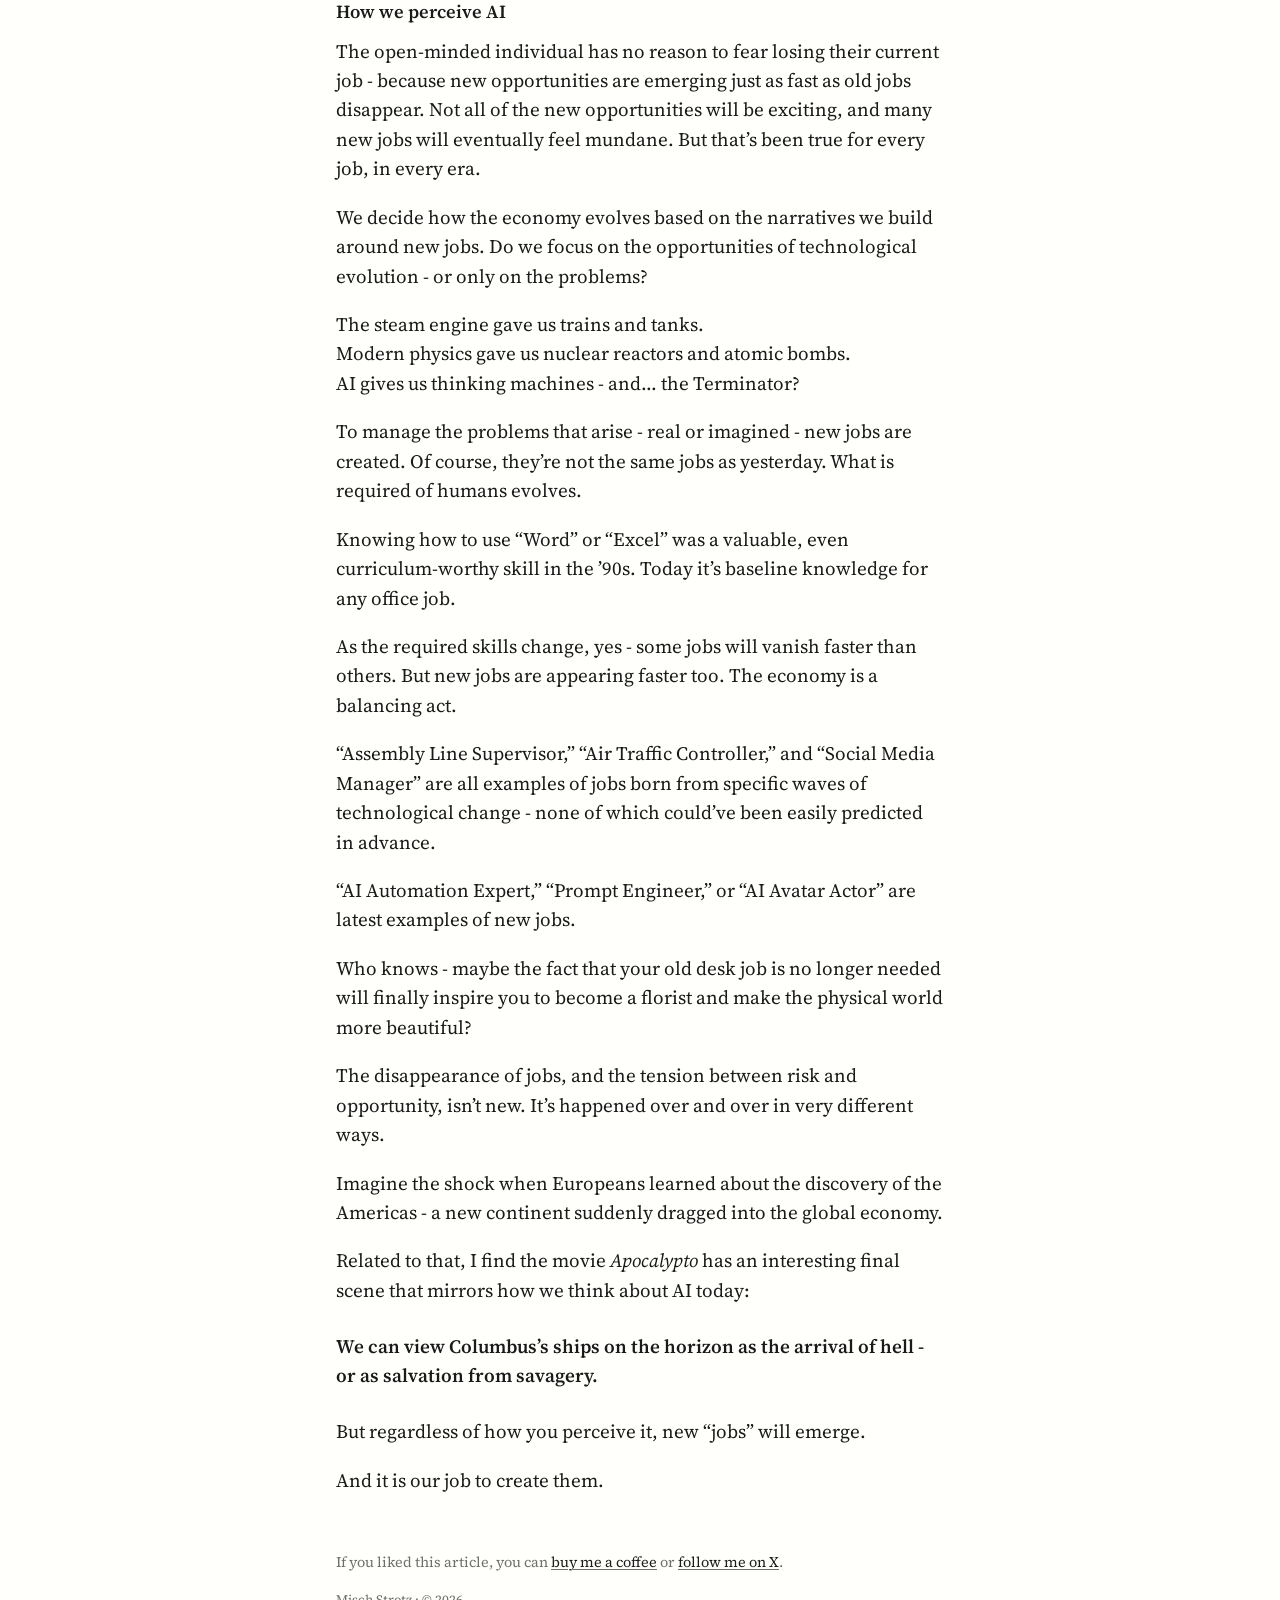
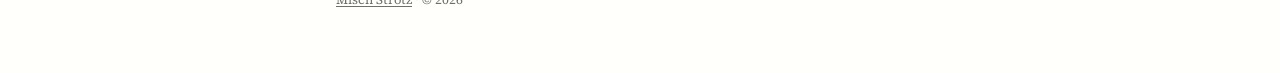
<file: jobsandai/index.html>
<!doctype html>
<!--
       /     /\      /\      /\
      /     /  \    /  \    /  \
     /     /    \  /    \  /    \
    /     /      \/      \/      \
-->
<html lang="en">
<head>
  <meta charset="utf-8">
  <meta name="viewport" content="width=device-width, initial-scale=1">
  <title>Reflections on Jobs&amp;AI · Misch Strotz</title>
  <meta name="description" content="What I believe about Jobs and AI today. The future of work won't look like work. And that's the point.">
  <link rel="canonical" href="https://www.mitchoz.com/jobsandai/">
  <link rel="icon" href="../favicon.ico" sizes="any">
  <link rel="icon" type="image/png" sizes="32x32" href="../favicon-32.png">
  <link rel="apple-touch-icon" href="../apple-touch-icon.png">
  <meta name="theme-color" media="(prefers-color-scheme: light)" content="#fffffc">
  <meta name="theme-color" media="(prefers-color-scheme: dark)" content="#111110">
  <link rel="manifest" href="../site.webmanifest">
  <meta property="og:type" content="article">
  <meta property="og:site_name" content="Misch Strotz">
  <meta property="og:title" content="Reflections on Jobs&amp;AI">
  <meta property="og:description" content="What I believe about Jobs and AI today. The future of work won't look like work. And that's the point.">
  <meta property="og:url" content="https://www.mitchoz.com/jobsandai/">
  <meta property="og:image" content="https://www.mitchoz.com/assets/og/jobsandai.jpg">
  <meta property="og:image:width" content="1200">
  <meta property="og:image:height" content="630">
  <meta property="og:image:alt" content="Cover of Reflections on Jobs&amp;AI">
  <meta property="article:published_time" content="2025-06-01">
  <meta property="article:author" content="Misch Strotz">
  <meta name="twitter:card" content="summary_large_image">
  <meta name="twitter:site" content="@mitch0z">
  <meta name="twitter:creator" content="@mitch0z">
  <link rel="preload" href="../assets/fonts/source-serif-4-latin-normal.woff2" as="font" type="font/woff2" crossorigin>
  <link rel="stylesheet" href="../styles.css">
  <script>
    // Hold the text back for a moment so app.js can scramble it in; skipped with reduced motion, never longer than 1 s.
    if (!matchMedia("(prefers-reduced-motion: reduce)").matches) {
      document.documentElement.classList.add("scramble-wait");
      setTimeout(() => document.documentElement.classList.remove("scramble-wait"), 1000);
    }
  </script>
  <base target="_blank">
  <script type="application/ld+json">{"@context": "https://schema.org", "@type": "Article", "headline": "Reflections on Jobs&AI", "description": "What I believe about Jobs and AI today.", "datePublished": "2025-06-01", "image": "https://www.mitchoz.com/assets/img/textfiles/jobsandai.webp", "url": "https://www.mitchoz.com/jobsandai/", "author": {"@type": "Person", "name": "Misch Strotz", "url": "https://www.mitchoz.com/"}}</script>
</head>
<body>
  <main class="essay">
    <nav class="crumb"><a target="_self" href="../"><img class="logo logo--ink" src="../assets/img/logo.png" alt="Misch Strotz" width="207" height="50"><img class="logo logo--paper" src="../assets/img/logo-white.png" alt="Misch Strotz" width="207" height="50"></a></nav>
    <header>
      <h1>Reflections on Jobs&amp;AI</h1>
      <p class="dek">What I believe about Jobs and AI today.</p>
      <p class="meta"><time datetime="2025-06-01">01 JUN 2025</time></p>
    </header>
    <figure class="cover"><img src="../assets/img/textfiles/jobsandai.webp" alt=""></figure>
    <article>
      <figure class="embed audio"><audio controls preload="none" src="../assets/audio/ReflectionsOnJobsAndAi.mp3"></audio><figcaption>Listen to this article</figcaption></figure>
      <p>Whenever I give a public speech, one of the first questions from the audience is usually: “Will AI take our jobs?”</p>
      <p>As a consequence, I’ve shared my opinion on this many times. That opinion, however, has matured over the years.</p>
      <p>Since I’m seeing a lot of buzz again these days about AI replacing our jobs, I felt like doing a summary of my current beliefs.</p>
      <h2 id="what-is-a-job">What is a job?</h2>
      <p>A job is, at its core, a human using a tool to solve a problem.<br>That tool can be something we build, something we buy, something we catch (e.g. animal) or something we already own - including our own body.</p>
      <p>Calculators, computers, LLMs, and robots are tools.</p>
      <p>Humans and their tools run the world. Because we’re so good at creating and wielding them, we outperform ants, dogs, monkeys, and every other species on this planet. The better our tools, the better the work we can do.</p>
      <p>This status quo has prevailed since the invention of the wheel, through the printing press, and now to AI. As we move along, our “jobs” change - because our problems have changed.</p>
      <p>What is economically relevant evolves as a consequence. The more we can produce something, the more we will use it, and the more we want to produce it (see <a target="_blank" rel="noopener" href="https://en.wikipedia.org/wiki/Jevons_paradox">Jevon’s Paradox</a>).</p>
      <p>Hence the work we perform changes with our available technology.</p>
      <p>To a medieval farmer, the job description of a “professional YouTuber” might not sound like actual work. Similarly, the role of a medieval “town crier” sounds equally absurd to us today.</p>
      <p class="key">The future of work won’t look like work. And that’s the point.</p>
      <h2 id="jobs-and-technology">Jobs and Technology</h2>
      <p>With every new technological unlock, two things emerge:</p>
      <p>The same is happening today with AI.</p>
      <p>Much of yesterday’s work will be enhanced - just like the steam engine enhanced farmers, smiths, and carriage drivers. Almost nobody rides a horse today, and that’s fine.</p>
      <p>AI is rewiring what we value, how we speak, and how we think.</p>
      <p>The resulting innovation occurs in cycles. Each cycle brings more powerful tool users into the economy and shifts our sense of what’s valuable. New jobs are created to seize new opportunities, more output is produced, and new - and often more complex - problems emerge.</p>
      <p>Disruption isn’t an exception; it is the engine of innovation.</p>
      <p class="key">Assuming that a new magical technology will break this pattern and cause “human jobs to disappear forever” is nonsense. Likewise, believing that we’ll eventually create a utopia where humans no longer have to work is equally naïve. <br><br>If you believe that, I think you should get it out of your head. Now.</p>
      <p>In reality, the faster technology evolves, the faster we adapt - and the faster our perception of what constitutes a job worth pursuing shifts.</p>
      <p>Consider Jeff Bezos’s famous quote about the levels of jobs: “You can have a job, a career, or a calling.” Depending on the technological context you’re born into, your ambitions - and thus your calling - can vary widely. It can also vary over the course of your own life, once you achieve your goals or need to set new ones.</p>
      <p>While people centuries ago dreamed of conquering the Earth, modern humans dream of conquering space and moving up the Kardashev scale.</p>
      <p>Some argue that AI as a tool and technology is different because AI can "decide" things. But this assumes AI operates freely and without constraint. In reality, current AI systems remain tightly bound by human-defined inputs, physical hardware, laws, and oversight structures. Saying “AI decides” is like saying a calculator willingly chooses the result of a sum or a book chooses the outcome of a surgery. Unless we intentionally hand it autonomy and remove all oversight, every AI system remains a tool of and for humans - even if a very advanced one.</p>
      <p>Tools don’t have agency unless we grant it to them.</p>
      <h2 id="how-we-perceive-ai">How we perceive AI</h2>
      <p>The open-minded individual has no reason to fear losing their current job - because new opportunities are emerging just as fast as old jobs disappear. Not all of the new opportunities will be exciting, and many new jobs will eventually feel mundane. But that’s been true for every job, in every era.</p>
      <p>We decide how the economy evolves based on the narratives we build around new jobs. Do we focus on the opportunities of technological evolution - or only on the problems?</p>
      <p>The steam engine gave us trains and tanks.<br> Modern physics gave us nuclear reactors and atomic bombs.<br> AI gives us thinking machines - and... the Terminator?</p>
      <p>To manage the problems that arise - real or imagined - new jobs are created. Of course, they’re not the same jobs as yesterday. What is required of humans evolves.</p>
      <p>Knowing how to use “Word” or “Excel” was a valuable, even curriculum-worthy skill in the ’90s. Today it’s baseline knowledge for any office job.</p>
      <p>As the required skills change, yes - some jobs will vanish faster than others. But new jobs are appearing faster too. The economy is a balancing act.</p>
      <p>“Assembly Line Supervisor,” “Air Traffic Controller,” and “Social Media Manager” are all examples of jobs born from specific waves of technological change - none of which could’ve been easily predicted in advance.</p>
      <p>“AI Automation Expert,” “Prompt Engineer,” or “AI Avatar Actor” are latest examples of new jobs.</p>
      <p>Who knows - maybe the fact that your old desk job is no longer needed will finally inspire you to become a florist and make the physical world more beautiful?</p>
      <p>The disappearance of jobs, and the tension between risk and opportunity, isn’t new. It’s happened over and over in very different ways.</p>
      <p>Imagine the shock when Europeans learned about the discovery of the Americas - a new continent suddenly dragged into the global economy.</p>
      <p>Related to that, I find the movie <em>Apocalypto</em> has an interesting final scene that mirrors how we think about AI today:</p>
      <p class="key">We can view Columbus’s ships on the horizon as the arrival of hell - or as salvation from savagery.</p>
      <p>But regardless of how you perceive it, new “jobs” will emerge.</p>
      <p>And it is our job to create them.</p>
    </article>
    <p class="support">If you liked this article, you can <a target="_blank" rel="noopener" href="https://buymeacoffee.com/mitch0z">buy me a coffee</a> or <a target="_blank" rel="noopener" href="https://x.com/mitch0z">follow me on X</a>.</p>
    <footer><a target="_blank" rel="noopener" href="../">Misch Strotz</a> · © 2026</footer>
  </main>

  <div class="preview" id="preview" hidden></div>
  <script src="../app.js"></script>
</body>
</html>
</file>
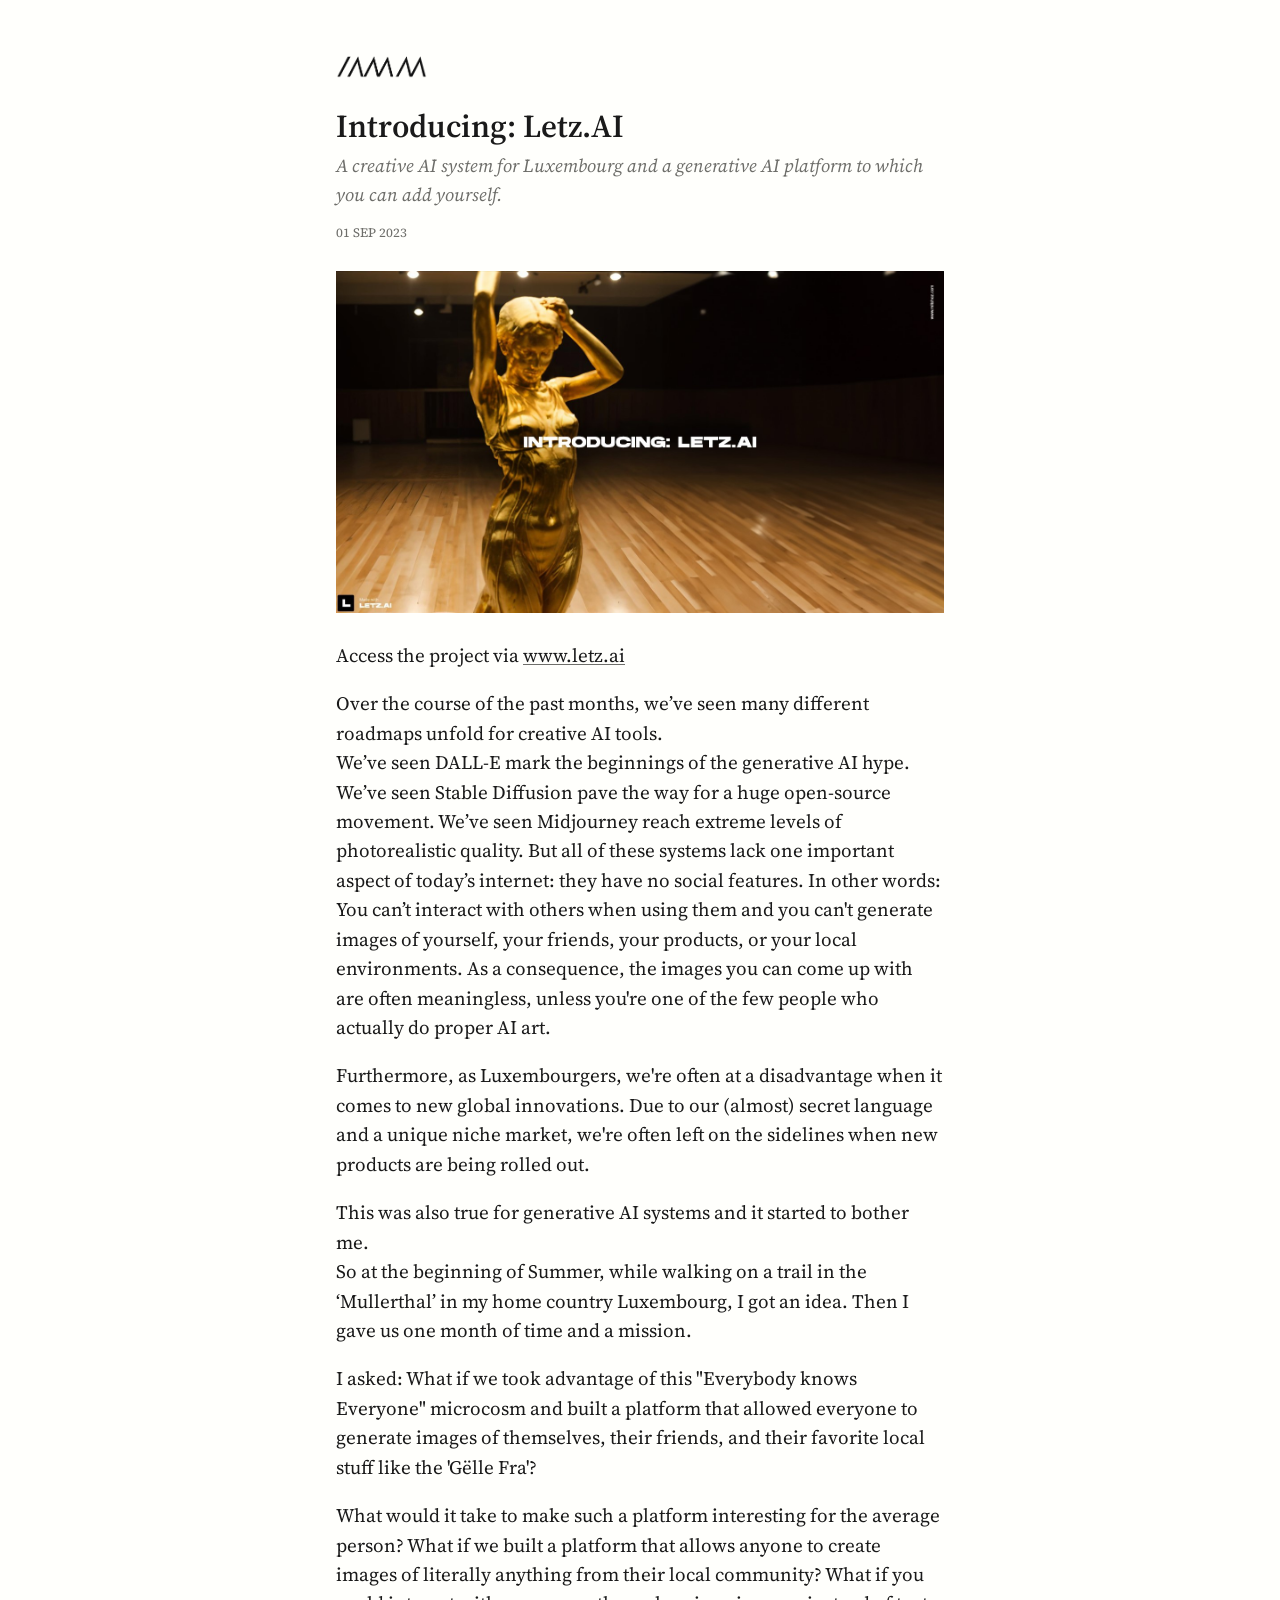
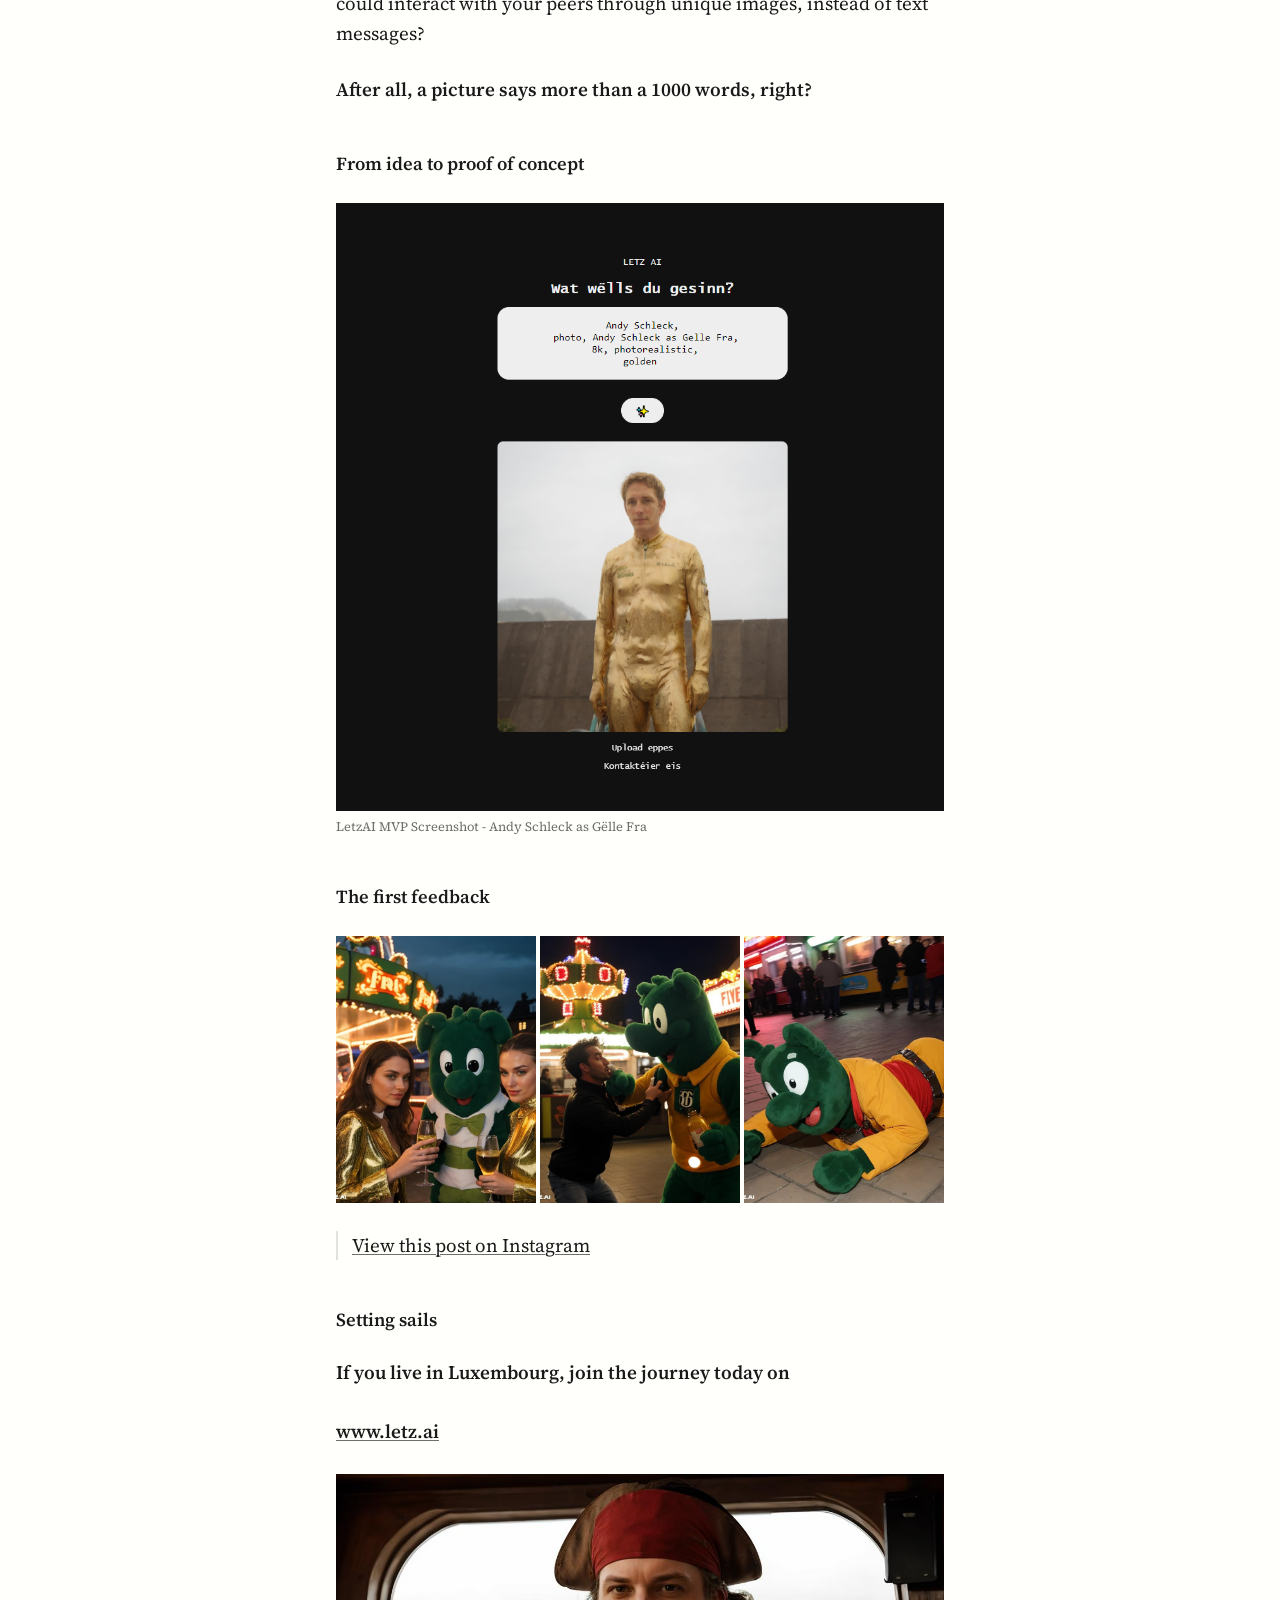
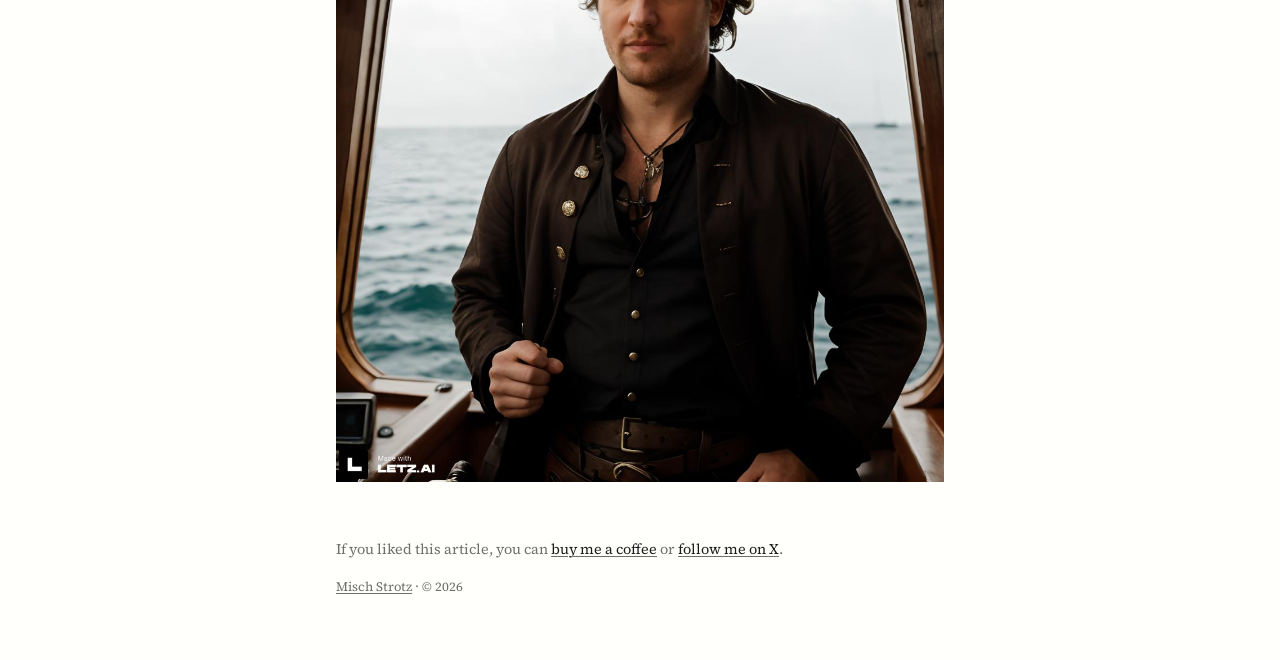
<file: letzai/index.html>
<!doctype html>
<!--
       /     /\      /\      /\
      /     /  \    /  \    /  \
     /     /    \  /    \  /    \
    /     /      \/      \/      \
-->
<html lang="en">
<head>
  <meta charset="utf-8">
  <meta name="viewport" content="width=device-width, initial-scale=1">
  <title>Introducing: Letz.AI · Misch Strotz</title>
  <meta name="description" content="A creative AI system for Luxembourg and a generative AI platform to which you can add yourself.">
  <link rel="canonical" href="https://www.mitchoz.com/letzai/">
  <link rel="icon" href="../favicon.ico" sizes="any">
  <link rel="icon" type="image/png" sizes="32x32" href="../favicon-32.png">
  <link rel="apple-touch-icon" href="../apple-touch-icon.png">
  <meta name="theme-color" media="(prefers-color-scheme: light)" content="#fffffc">
  <meta name="theme-color" media="(prefers-color-scheme: dark)" content="#111110">
  <link rel="manifest" href="../site.webmanifest">
  <meta property="og:type" content="article">
  <meta property="og:site_name" content="Misch Strotz">
  <meta property="og:title" content="Introducing: Letz.AI">
  <meta property="og:description" content="A creative AI system for Luxembourg and a generative AI platform to which you can add yourself.">
  <meta property="og:url" content="https://www.mitchoz.com/letzai/">
  <meta property="og:image" content="https://www.mitchoz.com/assets/og/letzai.jpg">
  <meta property="og:image:width" content="1200">
  <meta property="og:image:height" content="630">
  <meta property="og:image:alt" content="Cover of Introducing: Letz.AI">
  <meta property="article:published_time" content="2023-09-01">
  <meta property="article:author" content="Misch Strotz">
  <meta name="twitter:card" content="summary_large_image">
  <meta name="twitter:site" content="@mitch0z">
  <meta name="twitter:creator" content="@mitch0z">
  <link rel="preload" href="../assets/fonts/source-serif-4-latin-normal.woff2" as="font" type="font/woff2" crossorigin>
  <link rel="stylesheet" href="../styles.css">
  <script>
    // Hold the text back for a moment so app.js can scramble it in; skipped with reduced motion, never longer than 1 s.
    if (!matchMedia("(prefers-reduced-motion: reduce)").matches) {
      document.documentElement.classList.add("scramble-wait");
      setTimeout(() => document.documentElement.classList.remove("scramble-wait"), 1000);
    }
  </script>
  <base target="_blank">
  <script type="application/ld+json">{"@context": "https://schema.org", "@type": "Article", "headline": "Introducing: Letz.AI", "description": "A creative AI system for Luxembourg and a generative AI platform to which you can add yourself.", "datePublished": "2023-09-01", "image": "https://www.mitchoz.com/assets/img/textfiles/letzai/GELLEFRA_compr.jpg", "url": "https://www.mitchoz.com/letzai/", "author": {"@type": "Person", "name": "Misch Strotz", "url": "https://www.mitchoz.com/"}}</script>
</head>
<body>
  <main class="essay">
    <nav class="crumb"><a target="_self" href="../"><img class="logo logo--ink" src="../assets/img/logo.png" alt="Misch Strotz" width="207" height="50"><img class="logo logo--paper" src="../assets/img/logo-white.png" alt="Misch Strotz" width="207" height="50"></a></nav>
    <header>
      <h1>Introducing: Letz.AI</h1>
      <p class="dek">A creative AI system for Luxembourg and a generative AI platform to which you can add yourself.</p>
      <p class="meta"><time datetime="2023-09-01">01 SEP 2023</time></p>
    </header>
    <figure class="cover"><img src="../assets/img/textfiles/letzai/GELLEFRA_compr.jpg" alt=""></figure>
    <article>
      <p>Access the project via <a target="_blank" rel="noopener" href="https://www.letz.ai">www.letz.ai</a></p>
      <p>Over the course of the past months, we’ve seen many different roadmaps unfold for creative AI tools.<br>We’ve seen DALL-E mark the beginnings of the generative AI hype. We’ve seen Stable Diffusion pave the way for a huge open-source movement. We’ve seen Midjourney reach extreme levels of photorealistic quality. But all of these systems lack one important aspect of today’s internet: they have no social features. In other words: You can’t interact with others when using them and you can't generate images of yourself, your friends, your products, or your local environments. As a consequence, the images you can come up with are often meaningless, unless you're one of the few people who actually do proper AI art.</p>
      <p>Furthermore, as Luxembourgers, we're often at a disadvantage when it comes to new global innovations. Due to our (almost) secret language and a unique niche market, we're often left on the sidelines when new products are being rolled out.</p>
      <p>This was also true for generative AI systems and it started to bother me. <br> So at the beginning of Summer, while walking on a trail in the ‘Mullerthal’ in my home country Luxembourg, I got an idea. Then I gave us one month of time and a mission.</p>
      <p>I asked: What if we took advantage of this "Everybody knows Everyone" microcosm and built a platform that allowed everyone to generate images of themselves, their friends, and their favorite local stuff like the 'Gëlle Fra'?</p>
      <p>What would it take to make such a platform interesting for the average person? What if we built a platform that allows anyone to create images of literally anything from their local community? What if you could interact with your peers through unique images, instead of text messages?</p>
      <p class="key">After all, a picture says more than a 1000 words, right?</p>
      <h2 id="from-idea-to-proof-of-concept">From idea to proof of concept</h2>
      <figure><img src="../assets/img/textfiles/letzai/letzai-mvp-screenshot.png" alt="Andy Schleck as Gëlle Fra" loading="lazy"><figcaption>LetzAI MVP Screenshot - Andy Schleck as Gëlle Fra</figcaption></figure>
      <h2 id="the-first-feedback">The first feedback</h2>
      <figure class="gallery n-3"><img src="../assets/img/textfiles/letzai/letzai-yuppi-1.jpeg" alt="" loading="lazy"><img src="../assets/img/textfiles/letzai/letzai-yuppi-2.jpeg" alt="" loading="lazy"><img src="../assets/img/textfiles/letzai/letzai-yuppi-3.webp" alt="" loading="lazy"></figure>
      <p class="embed-link"><a target="_blank" rel="noopener" href="https://www.instagram.com/p/Cw2tYHvtFRB/">View this post on Instagram</a></p>
      <h2 id="setting-sails">Setting sails</h2>
      <p class="key">If you live in Luxembourg, join the journey today on <br><br><a target="_blank" rel="noopener" href="https://www.letz.ai">www.letz.ai</a></p>
      <figure><img src="../assets/img/textfiles/letzai/mischstrotz-as-a-pirate.jpg" alt="Misch Strotz as a pirate" loading="lazy"></figure>
    </article>
    <p class="support">If you liked this article, you can <a target="_blank" rel="noopener" href="https://buymeacoffee.com/mitch0z">buy me a coffee</a> or <a target="_blank" rel="noopener" href="https://x.com/mitch0z">follow me on X</a>.</p>
    <footer><a target="_blank" rel="noopener" href="../">Misch Strotz</a> · © 2026</footer>
  </main>

  <div class="preview" id="preview" hidden></div>
  <script src="../app.js"></script>
</body>
</html>
</file>
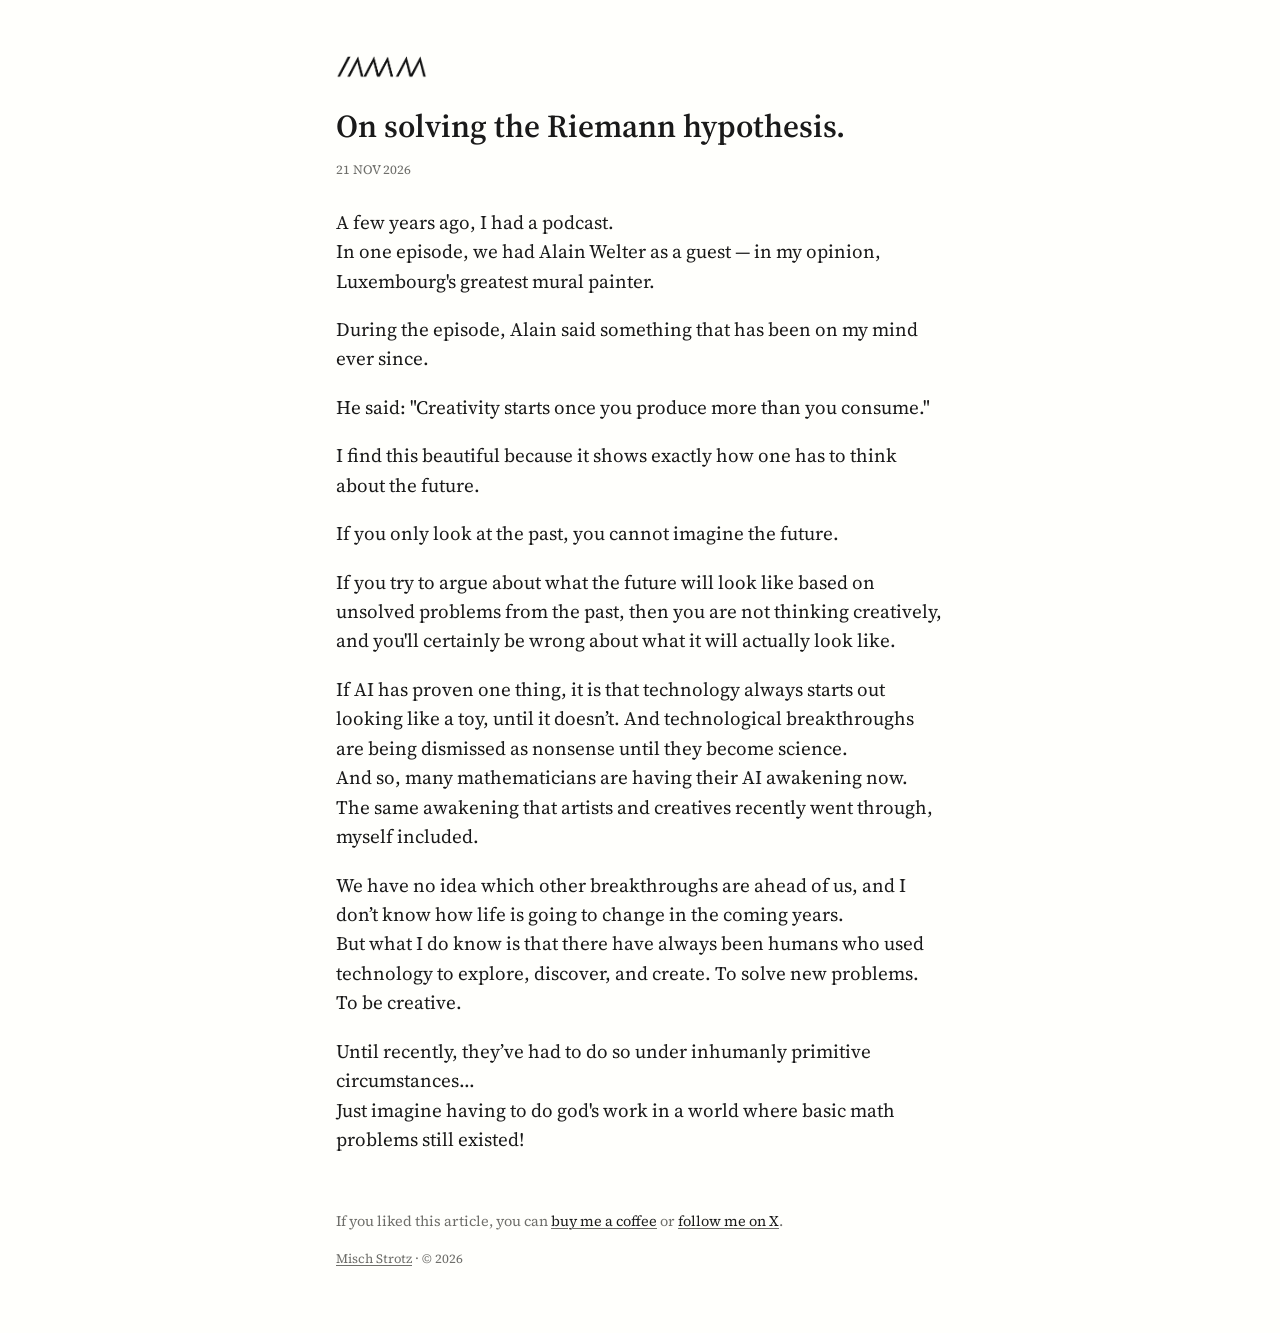
<file: onsolvingtheriemannhypothesis/index.html>
<!doctype html>
<!--
       /     /\      /\      /\
      /     /  \    /  \    /  \
     /     /    \  /    \  /    \
    /     /      \/      \/      \
-->
<html lang="en">
<head>
  <meta charset="utf-8">
  <meta name="viewport" content="width=device-width, initial-scale=1">
  <title>On solving the Riemann hypothesis. · Misch Strotz</title>
  <meta name="description" content="Creativity starts once you produce more than you consume.">
  <link rel="canonical" href="https://www.mitchoz.com/onsolvingtheriemannhypothesis/">
  <link rel="icon" href="../favicon.ico" sizes="any">
  <link rel="icon" type="image/png" sizes="32x32" href="../favicon-32.png">
  <link rel="apple-touch-icon" href="../apple-touch-icon.png">
  <meta name="theme-color" media="(prefers-color-scheme: light)" content="#fffffc">
  <meta name="theme-color" media="(prefers-color-scheme: dark)" content="#111110">
  <link rel="manifest" href="../site.webmanifest">
  <meta property="og:type" content="article">
  <meta property="og:site_name" content="Misch Strotz">
  <meta property="og:title" content="On solving the Riemann hypothesis.">
  <meta property="og:description" content="Creativity starts once you produce more than you consume.">
  <meta property="og:url" content="https://www.mitchoz.com/onsolvingtheriemannhypothesis/">
  <meta property="og:image" content="https://www.mitchoz.com/og-image.png">
  <meta property="og:image:width" content="1200">
  <meta property="og:image:height" content="630">
  <meta property="og:image:alt" content="The Misch Strotz logo on black">
  <meta property="article:published_time" content="2026-11-21">
  <meta property="article:author" content="Misch Strotz">
  <meta name="twitter:card" content="summary_large_image">
  <meta name="twitter:site" content="@mitch0z">
  <meta name="twitter:creator" content="@mitch0z">
  <link rel="preload" href="../assets/fonts/source-serif-4-latin-normal.woff2" as="font" type="font/woff2" crossorigin>
  <link rel="stylesheet" href="../styles.css">
  <script>
    // Hold the text back for a moment so app.js can scramble it in; skipped with reduced motion, never longer than 1 s.
    if (!matchMedia("(prefers-reduced-motion: reduce)").matches) {
      document.documentElement.classList.add("scramble-wait");
      setTimeout(() => document.documentElement.classList.remove("scramble-wait"), 1000);
    }
  </script>
  <base target="_blank">
  <script type="application/ld+json">{"@context": "https://schema.org", "@type": "Article", "headline": "On solving the Riemann hypothesis.", "description": "Creativity starts once you produce more than you consume.", "datePublished": "2026-11-21", "image": "https://www.mitchoz.com/og-image.png", "url": "https://www.mitchoz.com/onsolvingtheriemannhypothesis/", "author": {"@type": "Person", "name": "Misch Strotz", "url": "https://www.mitchoz.com/"}}</script>
</head>
<body>
  <main class="essay">
    <nav class="crumb"><a target="_self" href="../"><img class="logo logo--ink" src="../assets/img/logo.png" alt="Misch Strotz" width="207" height="50"><img class="logo logo--paper" src="../assets/img/logo-white.png" alt="Misch Strotz" width="207" height="50"></a></nav>
    <header>
      <h1>On solving the Riemann hypothesis.</h1>
      <p class="meta"><time datetime="2026-11-21">21 NOV 2026</time></p>
    </header>
    <article>
      <p>A few years ago, I had a podcast.<br>In one episode, we had Alain Welter as a guest — in my opinion, Luxembourg's greatest mural painter.</p>
      <p>During the episode, Alain said something that has been on my mind ever since.</p>
      <p>He said: "Creativity starts once you produce more than you consume."</p>
      <p>I find this beautiful because it shows exactly how one has to think about the future.</p>
      <p>If you only look at the past, you cannot imagine the future.</p>
      <p>If you try to argue about what the future will look like based on unsolved problems from the past, then you are not thinking creatively, and you'll certainly be wrong about what it will actually look like.</p>
      <p>If AI has proven one thing, it is that technology always starts out looking like a toy, until it doesn’t. And technological breakthroughs are being dismissed as nonsense until they become science.<br>And so, many mathematicians are having their AI awakening now.<br>The same awakening that artists and creatives recently went through, myself included.</p>
      <p>We have no idea which other breakthroughs are ahead of us, and I don’t know how life is going to change in the coming years.<br>But what I do know is that there have always been humans who used technology to explore, discover, and create. To solve new problems. To be creative.</p>
      <p>Until recently, they’ve had to do so under inhumanly primitive circumstances...<br>Just imagine having to do god's work in a world where basic math problems still existed!</p>
    </article>
    <p class="support">If you liked this article, you can <a target="_blank" rel="noopener" href="https://buymeacoffee.com/mitch0z">buy me a coffee</a> or <a target="_blank" rel="noopener" href="https://x.com/mitch0z">follow me on X</a>.</p>
    <footer><a target="_blank" rel="noopener" href="../">Misch Strotz</a> · © 2026</footer>
  </main>

  <div class="preview" id="preview" hidden></div>
  <script src="../app.js"></script>
</body>
</html>
</file>
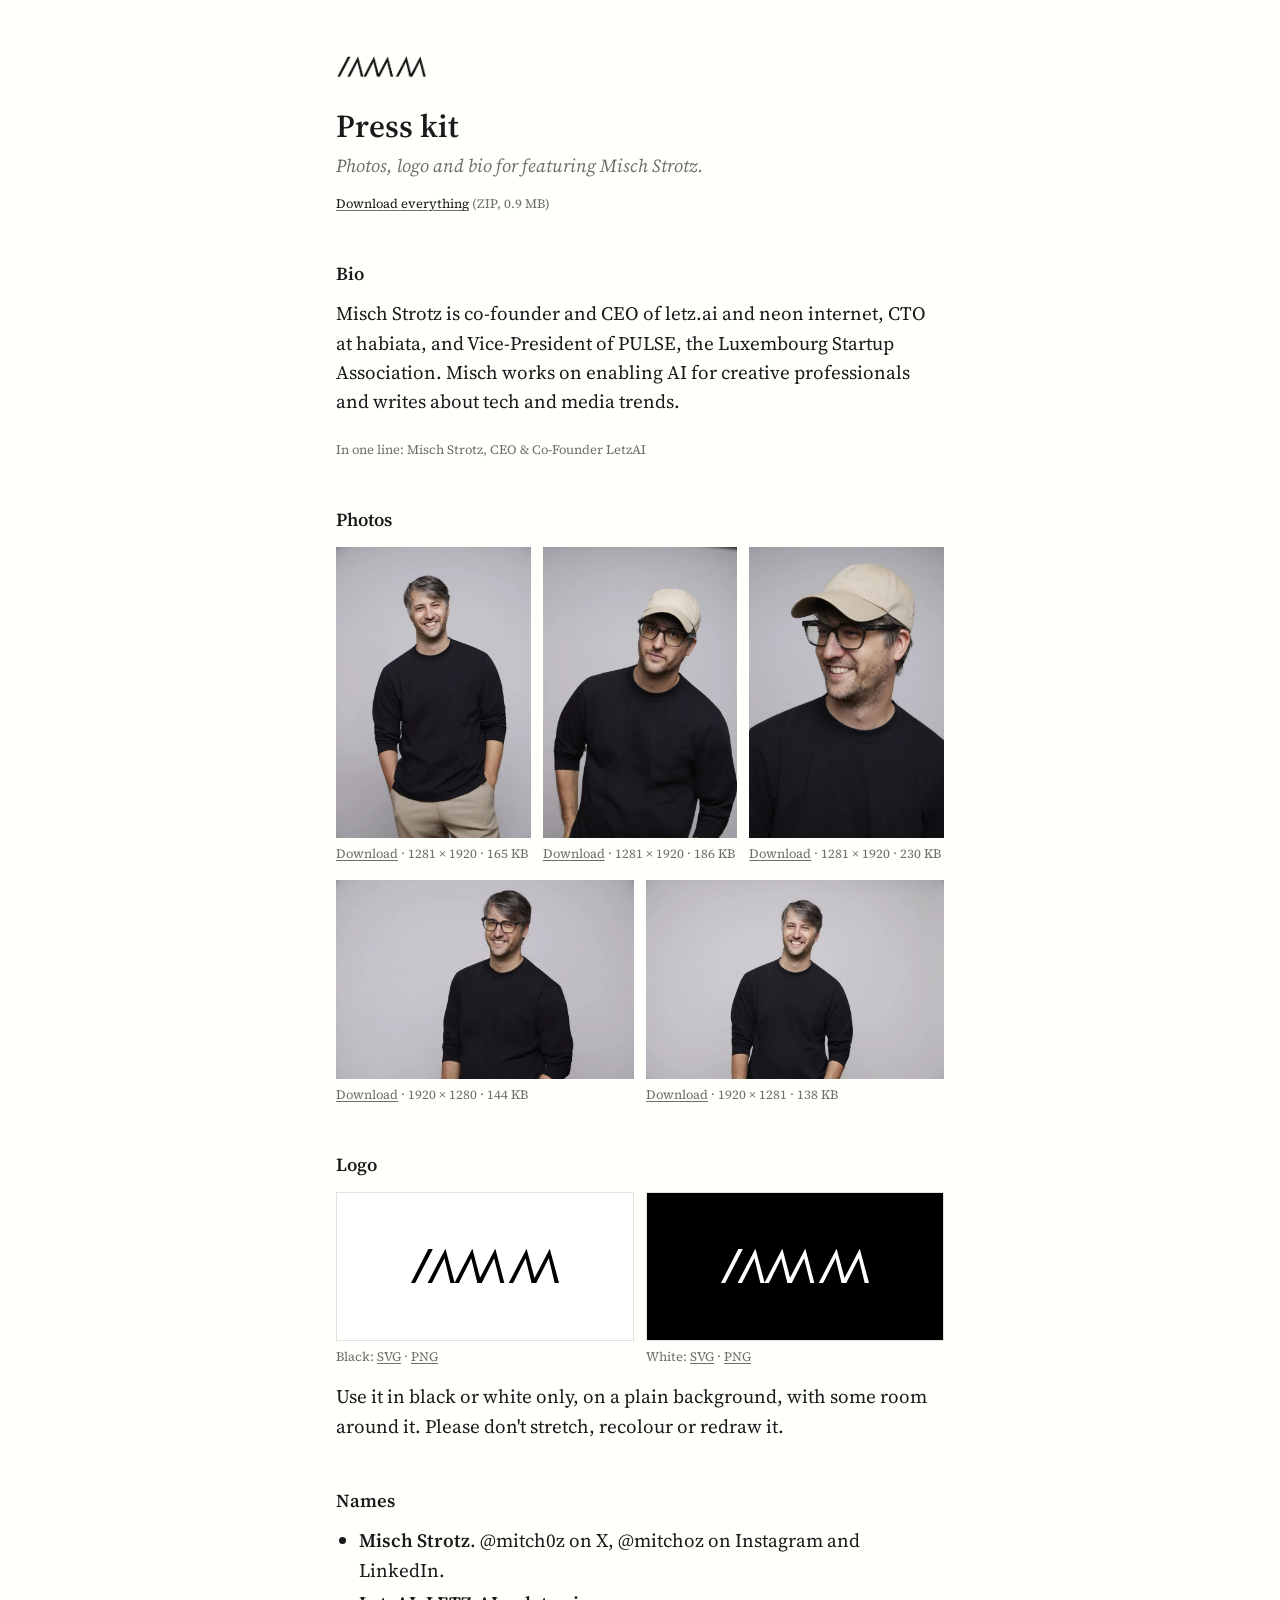
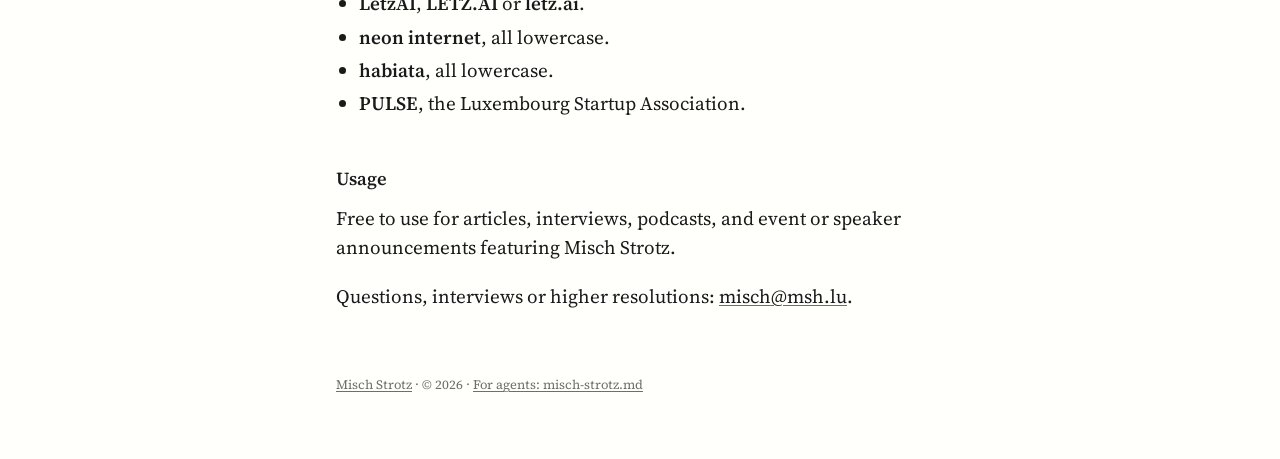
<file: press/index.html>
<!doctype html>
<!--
       /     /\      /\      /\
      /     /  \    /  \    /  \
     /     /    \  /    \  /    \
    /     /      \/      \/      \
-->
<html lang="en">
<head>
  <meta charset="utf-8">
  <meta name="viewport" content="width=device-width, initial-scale=1">
  <title>Press kit · Misch Strotz</title>
  <meta name="description" content="Photos, logo, bio and name spellings for featuring Misch Strotz.">
  <link rel="canonical" href="https://www.mitchoz.com/press/">
  <link rel="icon" href="../favicon.ico" sizes="any">
  <link rel="icon" type="image/png" sizes="32x32" href="../favicon-32.png">
  <link rel="apple-touch-icon" href="../apple-touch-icon.png">
  <meta name="theme-color" media="(prefers-color-scheme: light)" content="#fffffc">
  <meta name="theme-color" media="(prefers-color-scheme: dark)" content="#111110">
  <link rel="manifest" href="../site.webmanifest">
  <meta property="og:type" content="website">
  <meta property="og:site_name" content="Misch Strotz">
  <meta property="og:title" content="Press kit · Misch Strotz">
  <meta property="og:description" content="Photos, logo, bio and name spellings for featuring Misch Strotz.">
  <meta property="og:url" content="https://www.mitchoz.com/press/">
  <meta property="og:image" content="https://www.mitchoz.com/og-image.png">
  <meta property="og:image:width" content="1200">
  <meta property="og:image:height" content="630">
  <meta property="og:image:alt" content="The Misch Strotz logo on black">
  <meta name="twitter:card" content="summary_large_image">
  <meta name="twitter:site" content="@mitch0z">
  <meta name="twitter:creator" content="@mitch0z">
  <link rel="preload" href="../assets/fonts/source-serif-4-latin-normal.woff2" as="font" type="font/woff2" crossorigin>
  <link rel="stylesheet" href="../styles.css">
  <script>
    // Hold the text back for a moment so app.js can scramble it in; skipped with reduced motion, never longer than 1 s.
    if (!matchMedia("(prefers-reduced-motion: reduce)").matches) {
      document.documentElement.classList.add("scramble-wait");
      setTimeout(() => document.documentElement.classList.remove("scramble-wait"), 1000);
    }
  </script>
  <base target="_blank">
</head>
<body>
  <main class="essay press">
    <nav class="crumb"><a target="_self" href="../"><img class="logo logo--ink" src="../assets/img/logo.png" alt="Misch Strotz" width="207" height="50"><img class="logo logo--paper" src="../assets/img/logo-white.png" alt="Misch Strotz" width="207" height="50"></a></nav>
    <header>
      <h1>Press kit</h1>
      <p class="dek">Photos, logo and bio for featuring Misch Strotz.</p>
      <p class="meta"><a target="_blank" rel="noopener" href="misch-strotz-press-kit.zip" download>Download everything</a> (ZIP, 0.9 MB)</p>
    </header>

    <article>
      <h2 id="bio">Bio</h2>
      <p>Misch Strotz is co-founder and CEO of letz.ai and neon internet, CTO at habiata, and Vice-President of PULSE, the Luxembourg Startup Association. Misch works on enabling AI for creative professionals and writes about tech and media trends.</p>
      <p class="meta">In one line: Misch Strotz, CEO &amp; Co-Founder LetzAI</p>

      <h2 id="photos">Photos</h2>
      <div class="press-photos portrait">
        <figure>
          <a target="_blank" rel="noopener" href="photos/misch-strotz-01.jpg" download><img src="previews/misch-strotz-01.webp" width="640" height="959" alt="Misch Strotz smiling, hands in pockets, black sweater on a grey background"></a>
          <figcaption><a target="_blank" rel="noopener" href="photos/misch-strotz-01.jpg" download>Download</a> · 1281 × 1920 · 165 KB</figcaption>
        </figure>
        <figure>
          <a target="_blank" rel="noopener" href="photos/misch-strotz-02.jpg" download><img src="previews/misch-strotz-02.webp" width="640" height="959" alt="Misch Strotz in a beige cap and glasses, black sweater on a grey background"></a>
          <figcaption><a target="_blank" rel="noopener" href="photos/misch-strotz-02.jpg" download>Download</a> · 1281 × 1920 · 186 KB</figcaption>
        </figure>
        <figure>
          <a target="_blank" rel="noopener" href="photos/misch-strotz-03.jpg" download><img src="previews/misch-strotz-03.webp" width="640" height="959" alt="Misch Strotz in a beige cap and glasses, laughing and looking to the side"></a>
          <figcaption><a target="_blank" rel="noopener" href="photos/misch-strotz-03.jpg" download>Download</a> · 1281 × 1920 · 230 KB</figcaption>
        </figure>
      </div>
      <div class="press-photos landscape">
        <figure>
          <a target="_blank" rel="noopener" href="photos/misch-strotz-04.jpg" download><img src="previews/misch-strotz-04.webp" width="960" height="640" alt="Misch Strotz with glasses, smiling, black sweater on a grey background"></a>
          <figcaption><a target="_blank" rel="noopener" href="photos/misch-strotz-04.jpg" download>Download</a> · 1920 × 1280 · 144 KB</figcaption>
        </figure>
        <figure>
          <a target="_blank" rel="noopener" href="photos/misch-strotz-05.jpg" download><img src="previews/misch-strotz-05.webp" width="960" height="640" alt="Misch Strotz smiling, black sweater on a grey background"></a>
          <figcaption><a target="_blank" rel="noopener" href="photos/misch-strotz-05.jpg" download>Download</a> · 1920 × 1281 · 138 KB</figcaption>
        </figure>
      </div>

      <h2 id="logo">Logo</h2>
      <div class="press-logos">
        <figure>
          <div class="swatch paper"><img src="logo/misch-strotz-logo-black.svg" alt="The Misch Strotz logo in black"></div>
          <figcaption>Black: <a target="_blank" rel="noopener" href="logo/misch-strotz-logo-black.svg" download>SVG</a> · <a target="_blank" rel="noopener" href="logo/misch-strotz-logo-black.png" download>PNG</a></figcaption>
        </figure>
        <figure>
          <div class="swatch ink"><img src="logo/misch-strotz-logo-white.svg" alt="The Misch Strotz logo in white"></div>
          <figcaption>White: <a target="_blank" rel="noopener" href="logo/misch-strotz-logo-white.svg" download>SVG</a> · <a target="_blank" rel="noopener" href="logo/misch-strotz-logo-white.png" download>PNG</a></figcaption>
        </figure>
      </div>
      <p>Use it in black or white only, on a plain background, with some room around it. Please don't stretch, recolour or redraw it.</p>

      <h2 id="names">Names</h2>
      <ul class="names">
        <li><strong>Misch Strotz</strong>. @mitch0z on X, @mitchoz on Instagram and LinkedIn.</li>
        <li><strong>LetzAI</strong>, <strong>LETZ.AI</strong> or <strong>letz.ai</strong>.</li>
        <li><strong>neon internet</strong>, all lowercase.</li>
        <li><strong>habiata</strong>, all lowercase.</li>
        <li><strong>PULSE</strong>, the Luxembourg Startup Association.</li>
      </ul>

      <h2 id="usage">Usage</h2>
      <p>Free to use for articles, interviews, podcasts, and event or speaker announcements featuring Misch Strotz.</p>
      <p>Questions, interviews or higher resolutions: <a target="_blank" rel="noopener" href="mailto:misch@msh.lu">misch@msh.lu</a>.</p>
    </article>

    <footer><a target="_blank" rel="noopener" href="../">Misch Strotz</a> · © 2026 · <a target="_blank" rel="noopener" href="../misch-strotz.md">For agents: misch-strotz.md</a></footer>
  </main>

  <div class="preview" id="preview" hidden></div>
  <script src="../app.js"></script>
</body>
</html>
</file>
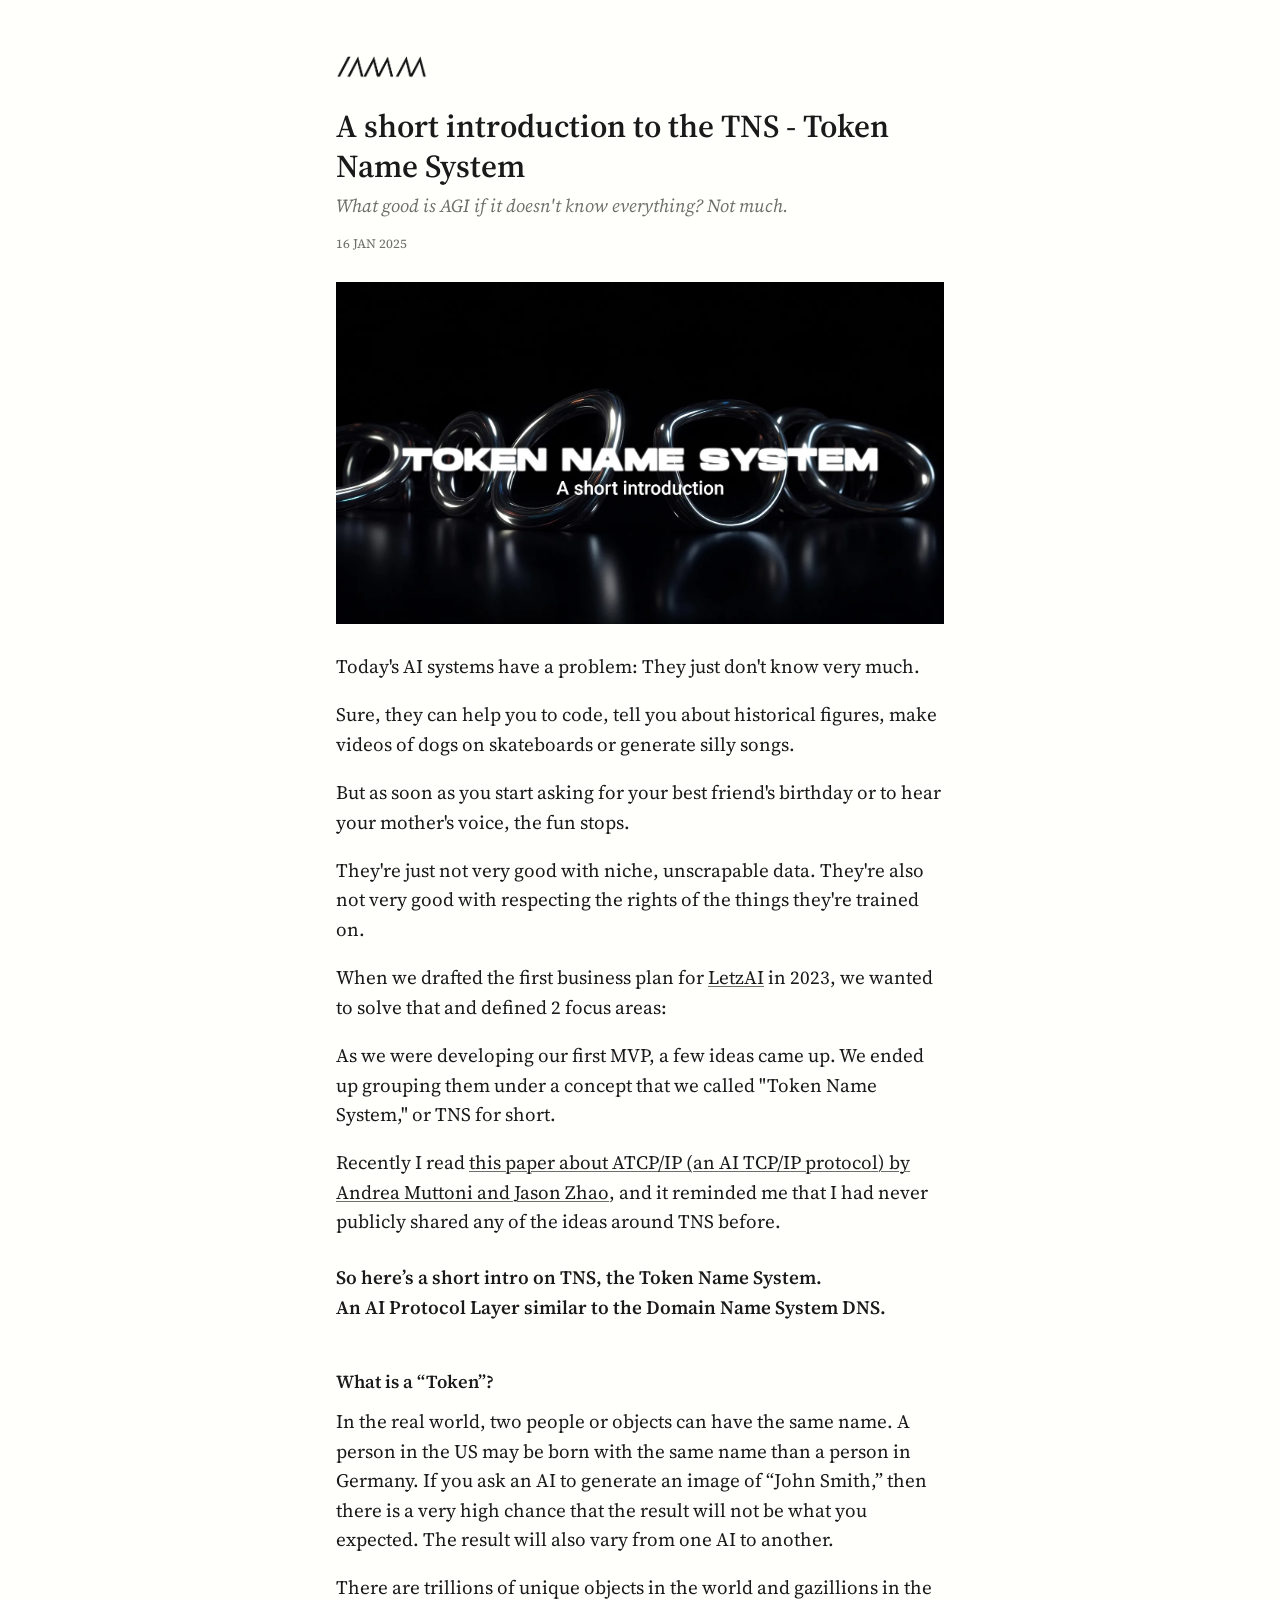
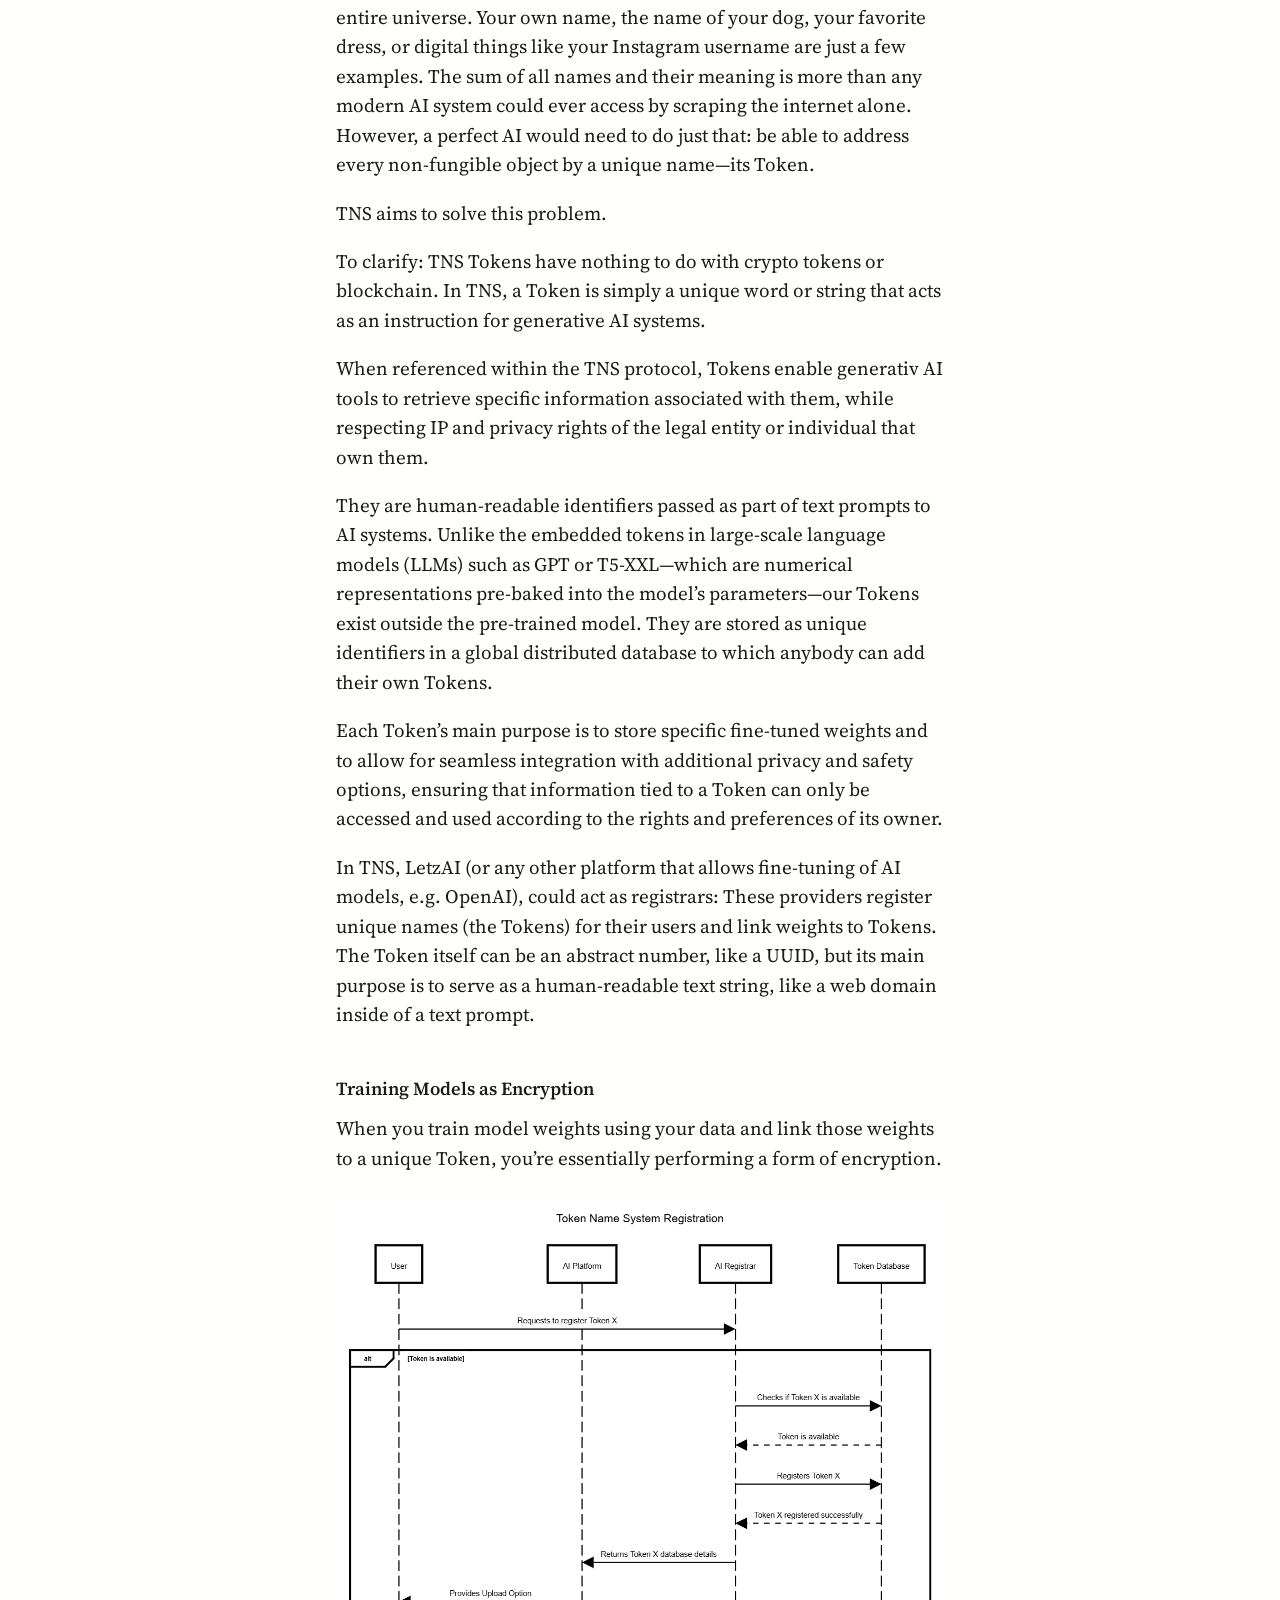
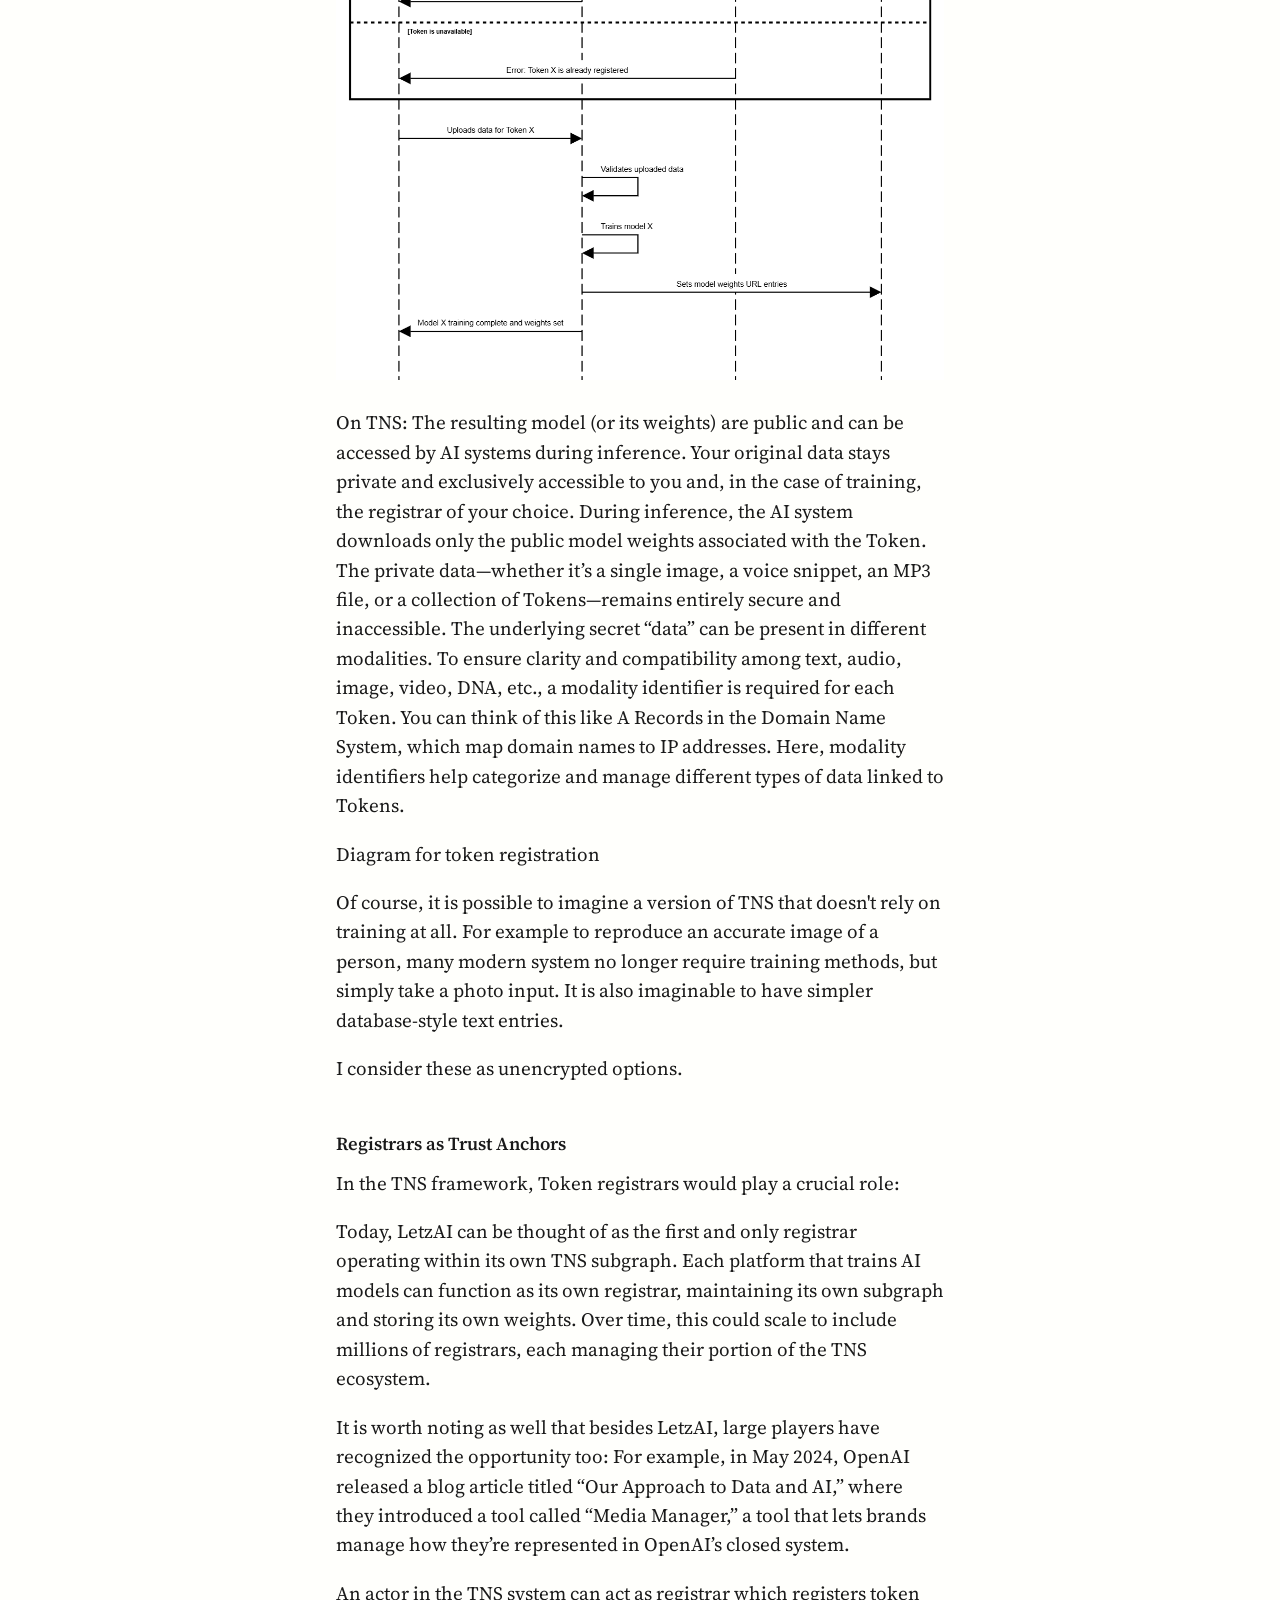
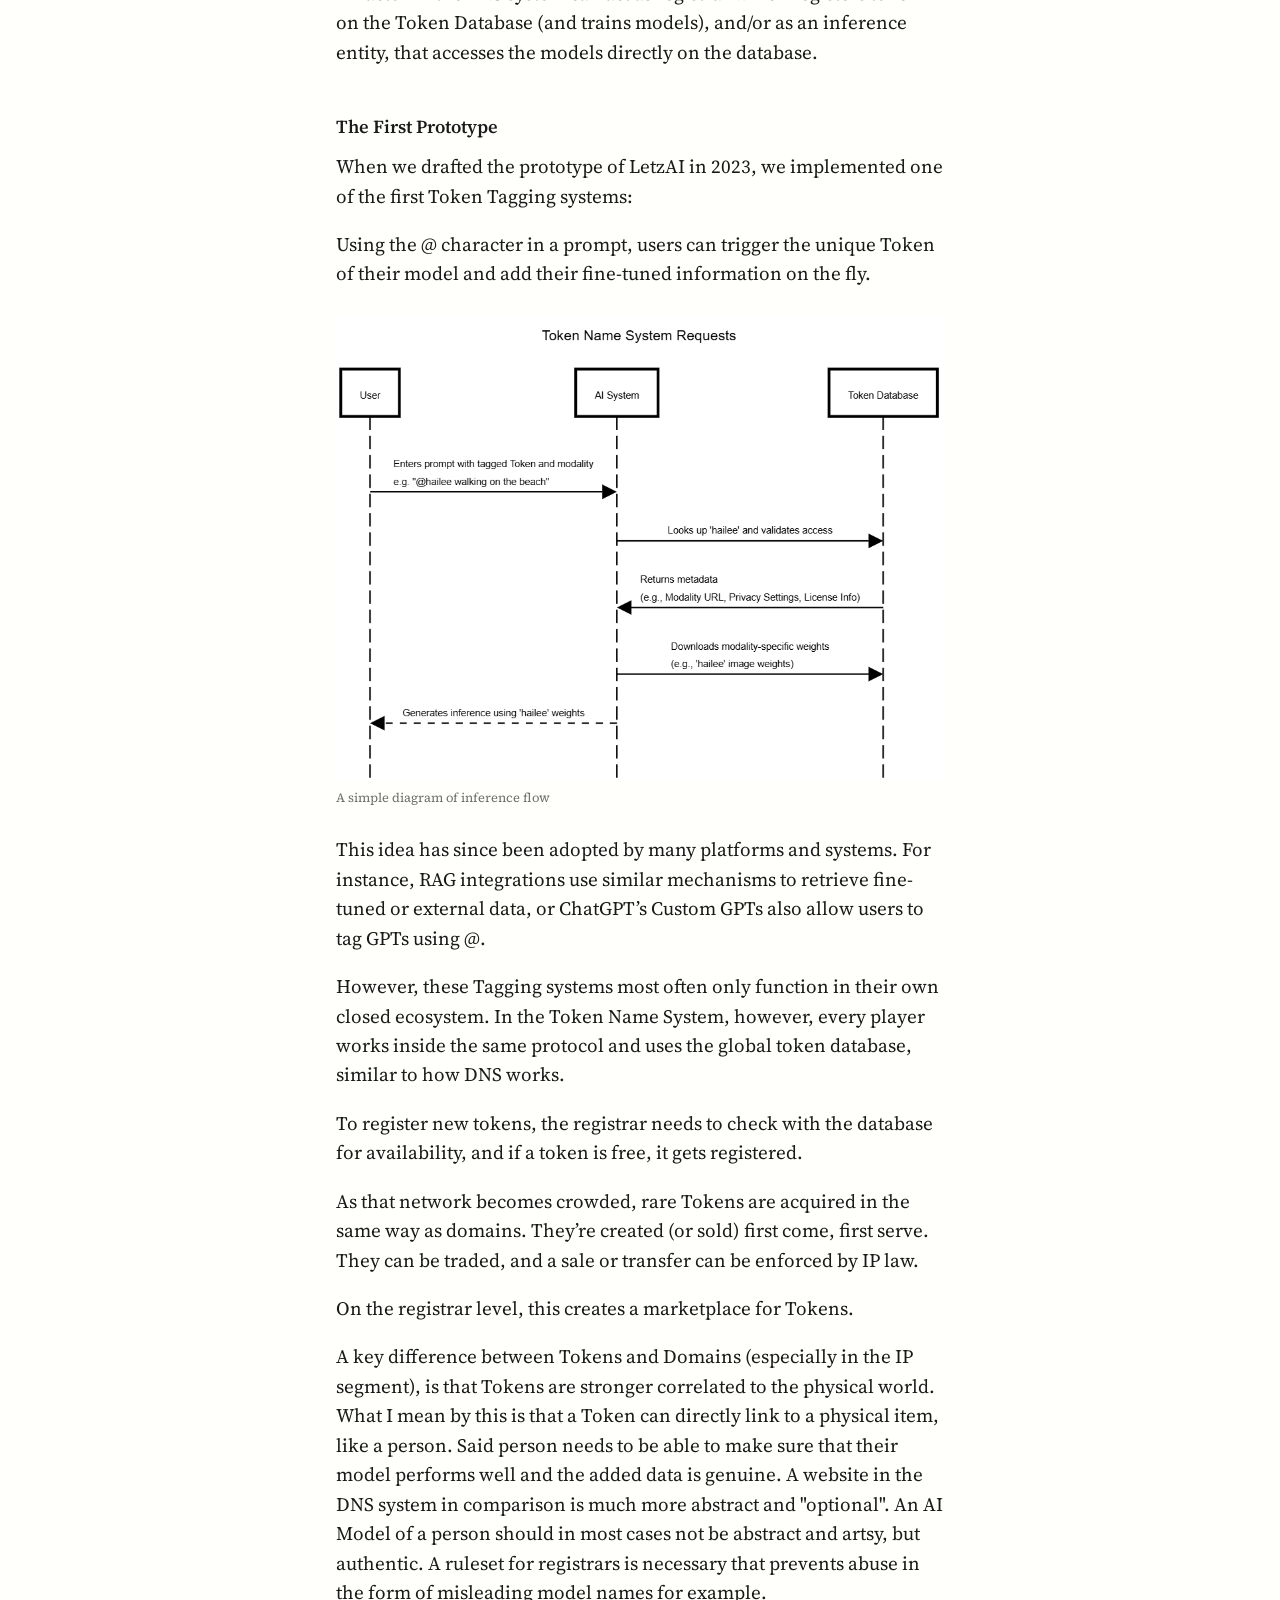
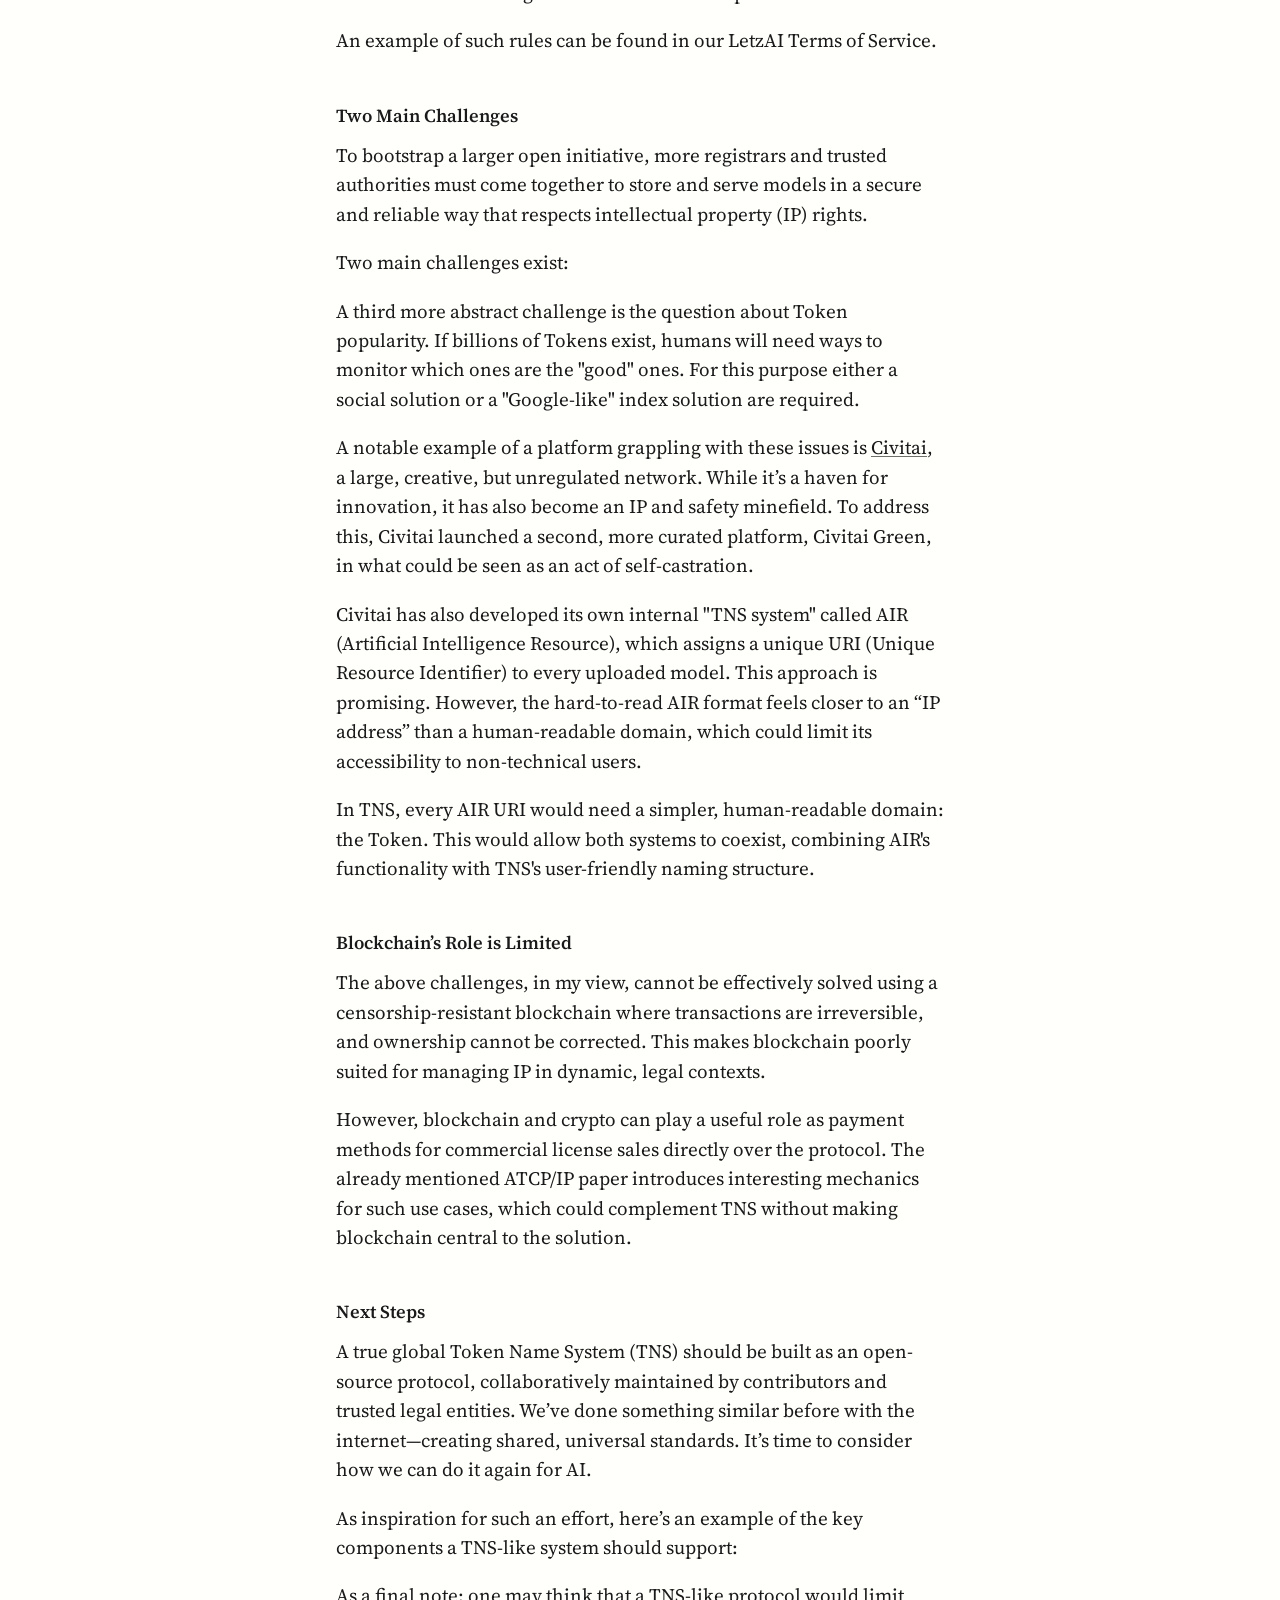
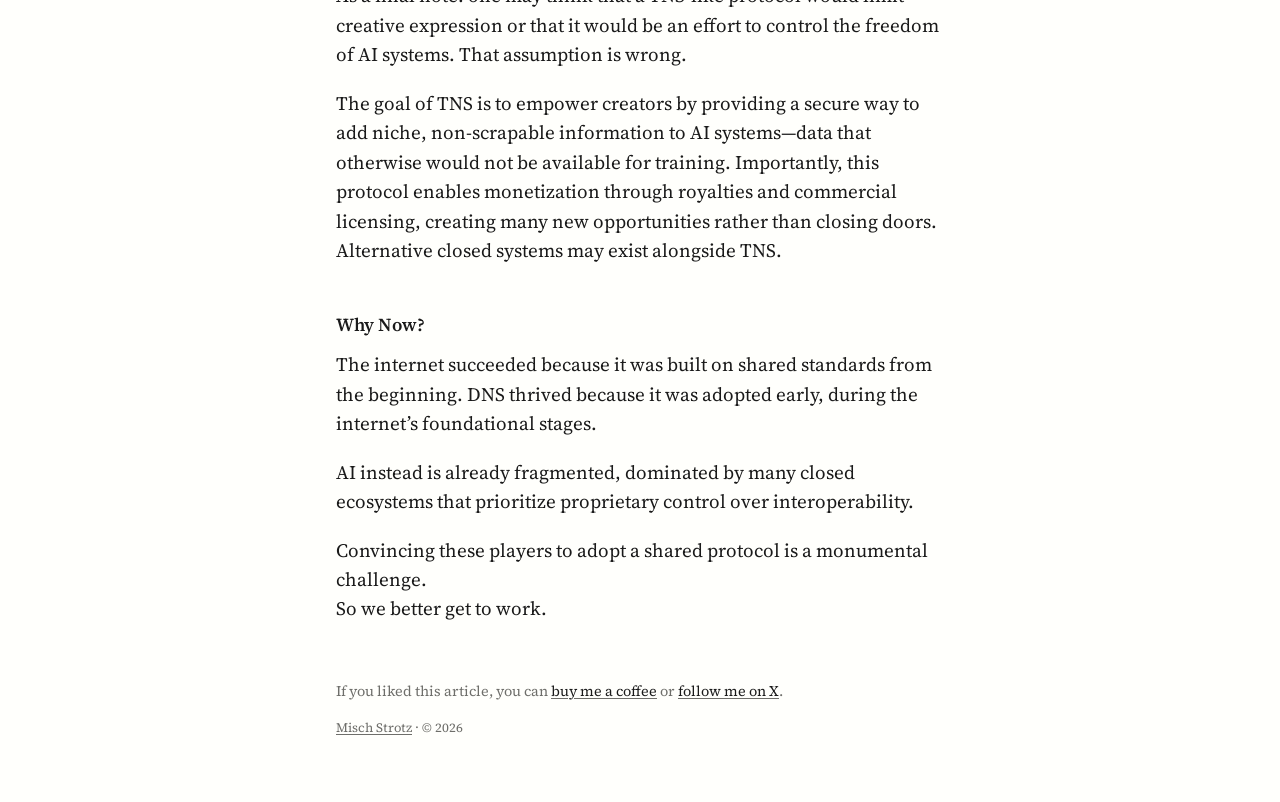
<file: tokennamesystem/index.html>
<!doctype html>
<!--
       /     /\      /\      /\
      /     /  \    /  \    /  \
     /     /    \  /    \  /    \
    /     /      \/      \/      \
-->
<html lang="en">
<head>
  <meta charset="utf-8">
  <meta name="viewport" content="width=device-width, initial-scale=1">
  <title>A short introduction to the TNS - Token Name System · Misch Strotz</title>
  <meta name="description" content="What good is AGI if it doesn&#x27;t know everything? Not much.">
  <link rel="canonical" href="https://www.mitchoz.com/tokennamesystem/">
  <link rel="icon" href="../favicon.ico" sizes="any">
  <link rel="icon" type="image/png" sizes="32x32" href="../favicon-32.png">
  <link rel="apple-touch-icon" href="../apple-touch-icon.png">
  <meta name="theme-color" media="(prefers-color-scheme: light)" content="#fffffc">
  <meta name="theme-color" media="(prefers-color-scheme: dark)" content="#111110">
  <link rel="manifest" href="../site.webmanifest">
  <meta property="og:type" content="article">
  <meta property="og:site_name" content="Misch Strotz">
  <meta property="og:title" content="A short introduction to the TNS - Token Name System">
  <meta property="og:description" content="What good is AGI if it doesn&#x27;t know everything? Not much.">
  <meta property="og:url" content="https://www.mitchoz.com/tokennamesystem/">
  <meta property="og:image" content="https://www.mitchoz.com/assets/og/tokennamesystem.jpg">
  <meta property="og:image:width" content="1200">
  <meta property="og:image:height" content="630">
  <meta property="og:image:alt" content="Cover of A short introduction to the TNS - Token Name System">
  <meta property="article:published_time" content="2025-01-16">
  <meta property="article:author" content="Misch Strotz">
  <meta name="twitter:card" content="summary_large_image">
  <meta name="twitter:site" content="@mitch0z">
  <meta name="twitter:creator" content="@mitch0z">
  <link rel="preload" href="../assets/fonts/source-serif-4-latin-normal.woff2" as="font" type="font/woff2" crossorigin>
  <link rel="stylesheet" href="../styles.css">
  <script>
    // Hold the text back for a moment so app.js can scramble it in; skipped with reduced motion, never longer than 1 s.
    if (!matchMedia("(prefers-reduced-motion: reduce)").matches) {
      document.documentElement.classList.add("scramble-wait");
      setTimeout(() => document.documentElement.classList.remove("scramble-wait"), 1000);
    }
  </script>
  <base target="_blank">
  <script type="application/ld+json">{"@context": "https://schema.org", "@type": "Article", "headline": "A short introduction to the TNS - Token Name System", "description": "What good is AGI if it doesn't know everything? Not much.", "datePublished": "2025-01-16", "image": "https://www.mitchoz.com/assets/img/textfiles/TNS.webp", "url": "https://www.mitchoz.com/tokennamesystem/", "author": {"@type": "Person", "name": "Misch Strotz", "url": "https://www.mitchoz.com/"}}</script>
</head>
<body>
  <main class="essay">
    <nav class="crumb"><a target="_self" href="../"><img class="logo logo--ink" src="../assets/img/logo.png" alt="Misch Strotz" width="207" height="50"><img class="logo logo--paper" src="../assets/img/logo-white.png" alt="Misch Strotz" width="207" height="50"></a></nav>
    <header>
      <h1>A short introduction to the TNS - Token Name System</h1>
      <p class="dek">What good is AGI if it doesn&#x27;t know everything? Not much.</p>
      <p class="meta"><time datetime="2025-01-16">16 JAN 2025</time></p>
    </header>
    <figure class="cover"><img src="../assets/img/textfiles/TNS.webp" alt=""></figure>
    <article>
      <p>Today's AI systems have a problem: They just don't know very much.</p>
      <p>Sure, they can help you to code, tell you about historical figures, make videos of dogs on skateboards or generate silly songs.</p>
      <p>But as soon as you start asking for your best friend's birthday or to hear your mother's voice, the fun stops.</p>
      <p>They're just not very good with niche, unscrapable data. They're also not very good with respecting the rights of the things they're trained on.</p>
      <p>When we drafted the first business plan for <a target="_blank" rel="noopener" href="https://www.letz.ai?utm_source=mitchoz.com">LetzAI</a> in 2023, we wanted to solve that and defined 2 focus areas:</p>
      <p>As we were developing our first MVP, a few ideas came up. We ended up grouping them under a concept that we called "Token Name System," or TNS for short.</p>
      <p>Recently I read <a target="_blank" rel="noopener" href="https://arxiv.org/abs/2501.06243?utm_source=mitchoz.com">this paper about ATCP/IP (an AI TCP/IP protocol) by Andrea Muttoni and Jason Zhao</a>, and it reminded me that I had never publicly shared any of the ideas around TNS before.</p>
      <p class="key">So here’s a short intro on TNS, the Token Name System.<br>An AI Protocol Layer similar to the Domain Name System DNS.</p>
      <h2 id="what-is-a-token">What is a “Token”?</h2>
      <p>In the real world, two people or objects can have the same name. A person in the US may be born with the same name than a person in Germany. If you ask an AI to generate an image of “John Smith,” then there is a very high chance that the result will not be what you expected. The result will also vary from one AI to another.</p>
      <p>There are trillions of unique objects in the world and gazillions in the entire universe. Your own name, the name of your dog, your favorite dress, or digital things like your Instagram username are just a few examples. The sum of all names and their meaning is more than any modern AI system could ever access by scraping the internet alone. However, a perfect AI would need to do just that: be able to address every non-fungible object by a unique name—its Token.</p>
      <p>TNS aims to solve this problem.</p>
      <p>To clarify: TNS Tokens have nothing to do with crypto tokens or blockchain. In TNS, a Token is simply a unique word or string that acts as an instruction for generative AI systems.</p>
      <p>When referenced within the TNS protocol, Tokens enable generativ AI tools to retrieve specific information associated with them, while respecting IP and privacy rights of the legal entity or individual that own them.</p>
      <p>They are human-readable identifiers passed as part of text prompts to AI systems. Unlike the embedded tokens in large-scale language models (LLMs) such as GPT or T5-XXL—which are numerical representations pre-baked into the model’s parameters—our Tokens exist outside the pre-trained model. They are stored as unique identifiers in a global distributed database to which anybody can add their own Tokens.</p>
      <p>Each Token’s main purpose is to store specific fine-tuned weights and to allow for seamless integration with additional privacy and safety options, ensuring that information tied to a Token can only be accessed and used according to the rights and preferences of its owner.</p>
      <p>In TNS, LetzAI (or any other platform that allows fine-tuning of AI models, e.g. OpenAI), could act as registrars: These providers register unique names (the Tokens) for their users and link weights to Tokens. The Token itself can be an abstract number, like a UUID, but its main purpose is to serve as a human-readable text string, like a web domain inside of a text prompt.</p>
      <h2 id="training-models-as-encryption">Training Models as Encryption</h2>
      <p>When you train model weights using your data and link those weights to a unique Token, you’re essentially performing a form of encryption.</p>
      <figure><img src="../assets/img/textfiles/tns-registration.png" alt="TNS UML Diagram" loading="lazy"></figure>
      <p>On TNS: The resulting model (or its weights) are public and can be accessed by AI systems during inference. Your original data stays private and exclusively accessible to you and, in the case of training, the registrar of your choice. During inference, the AI system downloads only the public model weights associated with the Token. The private data—whether it’s a single image, a voice snippet, an MP3 file, or a collection of Tokens—remains entirely secure and inaccessible. The underlying secret “data” can be present in different modalities. To ensure clarity and compatibility among text, audio, image, video, DNA, etc., a modality identifier is required for each Token. You can think of this like A Records in the Domain Name System, which map domain names to IP addresses. Here, modality identifiers help categorize and manage different types of data linked to Tokens.</p>
      <p>Diagram for token registration</p>
      <p>Of course, it is possible to imagine a version of TNS that doesn't rely on training at all. For example to reproduce an accurate image of a person, many modern system no longer require training methods, but simply take a photo input. It is also imaginable to have simpler database-style text entries.</p>
      <p>I consider these as unencrypted options.</p>
      <h2 id="registrars-as-trust-anchors">Registrars as Trust Anchors</h2>
      <p>In the TNS framework, Token registrars would play a crucial role:</p>
      <p>Today, LetzAI can be thought of as the first and only registrar operating within its own TNS subgraph. Each platform that trains AI models can function as its own registrar, maintaining its own subgraph and storing its own weights. Over time, this could scale to include millions of registrars, each managing their portion of the TNS ecosystem.</p>
      <p>It is worth noting as well that besides LetzAI, large players have recognized the opportunity too: For example, in May 2024, OpenAI released a blog article titled “Our Approach to Data and AI,” where they introduced a tool called “Media Manager,” a tool that lets brands manage how they’re represented in OpenAI’s closed system.</p>
      <p>An actor in the TNS system can act as registrar which registers token on the Token Database (and trains models), and/or as an inference entity, that accesses the models directly on the database.</p>
      <h2 id="the-first-prototype">The First Prototype</h2>
      <p>When we drafted the prototype of LetzAI in 2023, we implemented one of the first Token Tagging systems:</p>
      <p>Using the @ character in a prompt, users can trigger the unique Token of their model and add their fine-tuned information on the fly.</p>
      <figure><img src="../assets/img/textfiles/tns-uml.png" alt="TNS UML Diagram" loading="lazy"><figcaption>A simple diagram of inference flow</figcaption></figure>
      <p>This idea has since been adopted by many platforms and systems. For instance, RAG integrations use similar mechanisms to retrieve fine-tuned or external data, or ChatGPT’s Custom GPTs also allow users to tag GPTs using @.</p>
      <p>However, these Tagging systems most often only function in their own closed ecosystem. In the Token Name System, however, every player works inside the same protocol and uses the global token database, similar to how DNS works.</p>
      <p>To register new tokens, the registrar needs to check with the database for availability, and if a token is free, it gets registered.</p>
      <p>As that network becomes crowded, rare Tokens are acquired in the same way as domains. They’re created (or sold) first come, first serve. They can be traded, and a sale or transfer can be enforced by IP law.</p>
      <p>On the registrar level, this creates a marketplace for Tokens.</p>
      <p>A key difference between Tokens and Domains (especially in the IP segment), is that Tokens are stronger correlated to the physical world. What I mean by this is that a Token can directly link to a physical item, like a person. Said person needs to be able to make sure that their model performs well and the added data is genuine. A website in the DNS system in comparison is much more abstract and "optional". An AI Model of a person should in most cases not be abstract and artsy, but authentic. A ruleset for registrars is necessary that prevents abuse in the form of misleading model names for example.</p>
      <p>An example of such rules can be found in our <a target="_blank" rel="noopener" href="https://letz.ai"></a>LetzAI Terms of Service.</p>
      <h2 id="two-main-challenges">Two Main Challenges</h2>
      <p>To bootstrap a larger open initiative, more registrars and trusted authorities must come together to store and serve models in a secure and reliable way that respects intellectual property (IP) rights.</p>
      <p>Two main challenges exist:</p>
      <p>A third more abstract challenge is the question about Token popularity. If billions of Tokens exist, humans will need ways to monitor which ones are the "good" ones. For this purpose either a social solution or a "Google-like" index solution are required.</p>
      <p>A notable example of a platform grappling with these issues is <a target="_blank" rel="noopener" href="https://civit.ai?utm_source=mitchoz.com">Civitai</a>, a large, creative, but unregulated network. While it’s a haven for innovation, it has also become an IP and safety minefield. To address this, Civitai launched a second, more curated platform, Civitai Green, in what could be seen as an act of self-castration.</p>
      <p>Civitai has also developed its own internal "TNS system" called AIR (Artificial Intelligence Resource), which assigns a unique URI (Unique Resource Identifier) to every uploaded model. This approach is promising. However, the hard-to-read AIR format feels closer to an “IP address” than a human-readable domain, which could limit its accessibility to non-technical users.</p>
      <p>In TNS, every AIR URI would need a simpler, human-readable domain: the Token. This would allow both systems to coexist, combining AIR's functionality with TNS's user-friendly naming structure.</p>
      <h2 id="blockchain-s-role-is-limited">Blockchain’s Role is Limited</h2>
      <p>The above challenges, in my view, cannot be effectively solved using a censorship-resistant blockchain where transactions are irreversible, and ownership cannot be corrected. This makes blockchain poorly suited for managing IP in dynamic, legal contexts.</p>
      <p>However, blockchain and crypto can play a useful role as payment methods for commercial license sales directly over the protocol. The already mentioned ATCP/IP paper introduces interesting mechanics for such use cases, which could complement TNS without making blockchain central to the solution.</p>
      <h2 id="next-steps">Next Steps</h2>
      <p>A true global Token Name System (TNS) should be built as an open-source protocol, collaboratively maintained by contributors and trusted legal entities. We’ve done something similar before with the internet—creating shared, universal standards. It’s time to consider how we can do it again for AI.</p>
      <p>As inspiration for such an effort, here’s an example of the key components a TNS-like system should support:</p>
      <p>As a final note: one may think that a TNS-like protocol would limit creative expression or that it would be an effort to control the freedom of AI systems. That assumption is wrong.</p>
      <p>The goal of TNS is to empower creators by providing a secure way to add niche, non-scrapable information to AI systems—data that otherwise would not be available for training. Importantly, this protocol enables monetization through royalties and commercial licensing, creating many new opportunities rather than closing doors. Alternative closed systems may exist alongside TNS.</p>
      <h2 id="why-now">Why Now?</h2>
      <p>The internet succeeded because it was built on shared standards from the beginning. DNS thrived because it was adopted early, during the internet’s foundational stages.</p>
      <p>AI instead is already fragmented, dominated by many closed ecosystems that prioritize proprietary control over interoperability.</p>
      <p>Convincing these players to adopt a shared protocol is a monumental challenge.<br>So we better get to work.</p>
    </article>
    <p class="support">If you liked this article, you can <a target="_blank" rel="noopener" href="https://buymeacoffee.com/mitch0z">buy me a coffee</a> or <a target="_blank" rel="noopener" href="https://x.com/mitch0z">follow me on X</a>.</p>
    <footer><a target="_blank" rel="noopener" href="../">Misch Strotz</a> · © 2026</footer>
  </main>

  <div class="preview" id="preview" hidden></div>
  <script src="../app.js"></script>
</body>
</html>
</file>
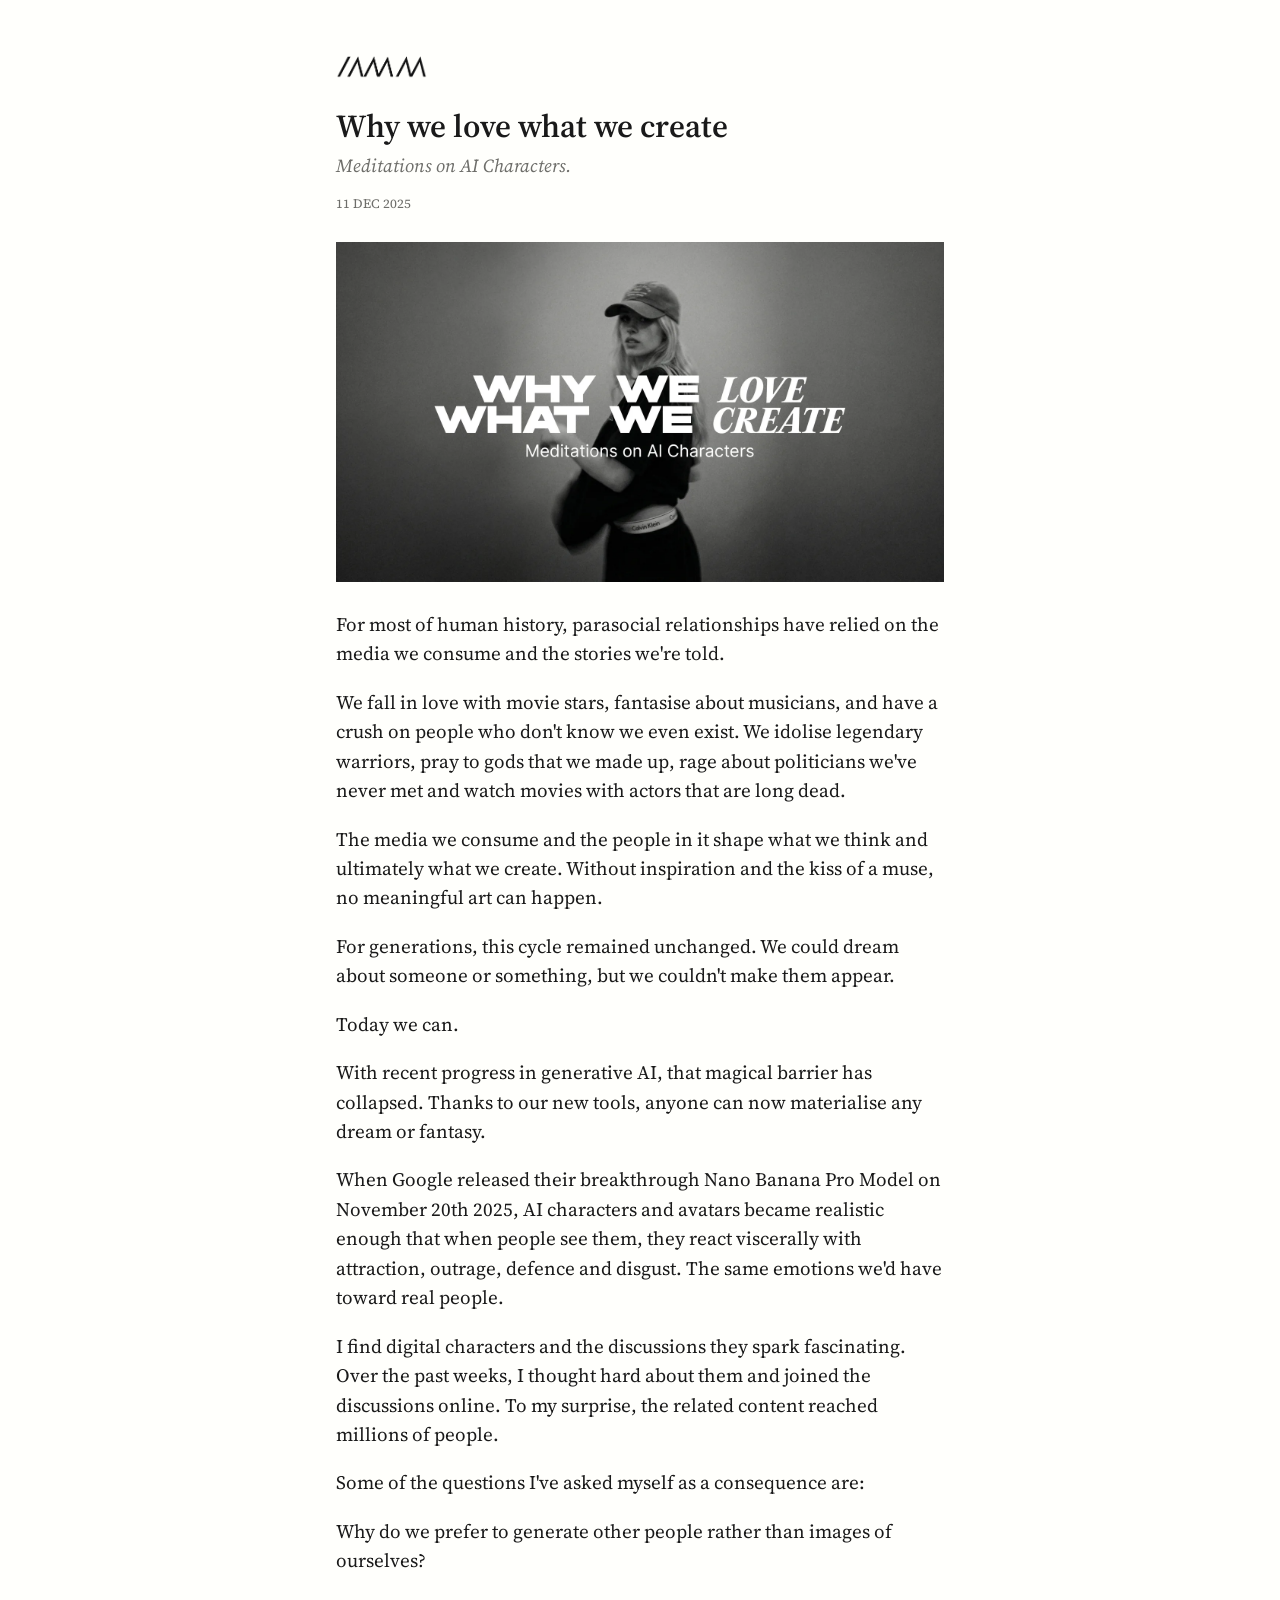
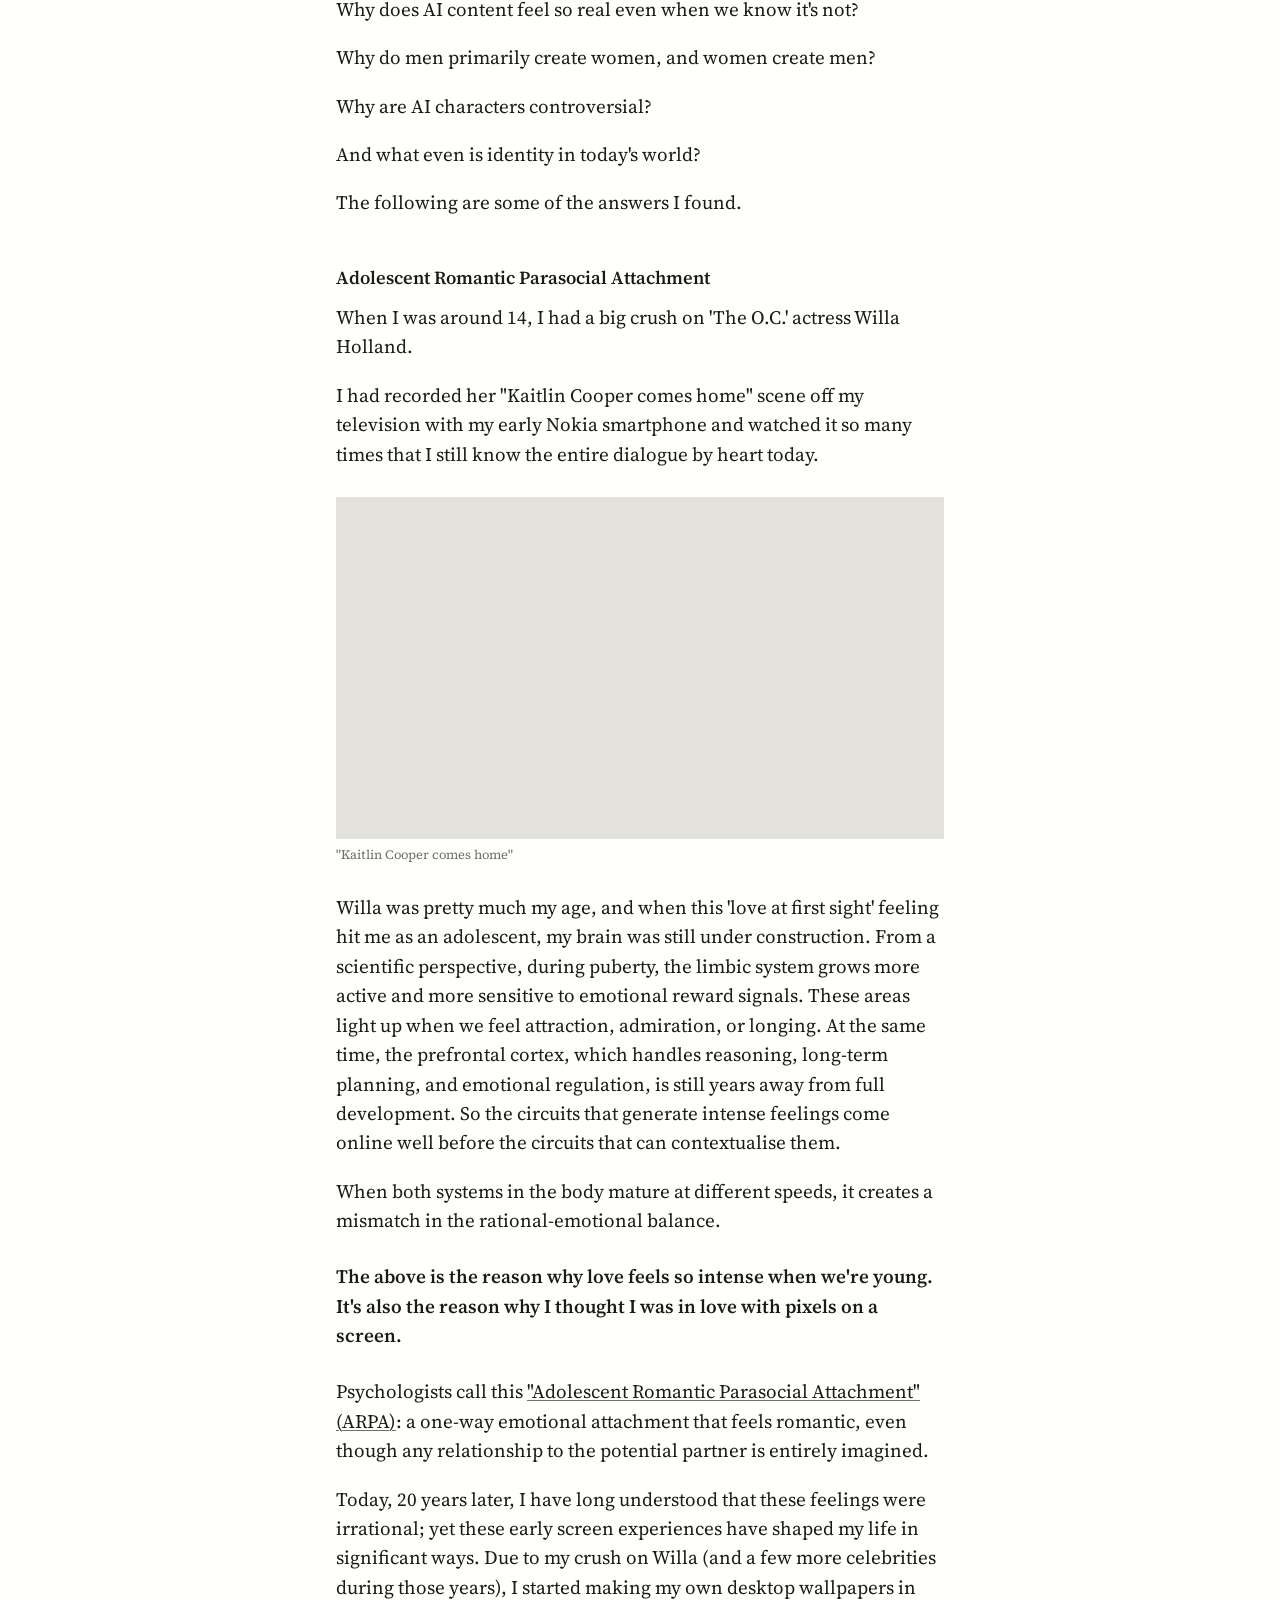
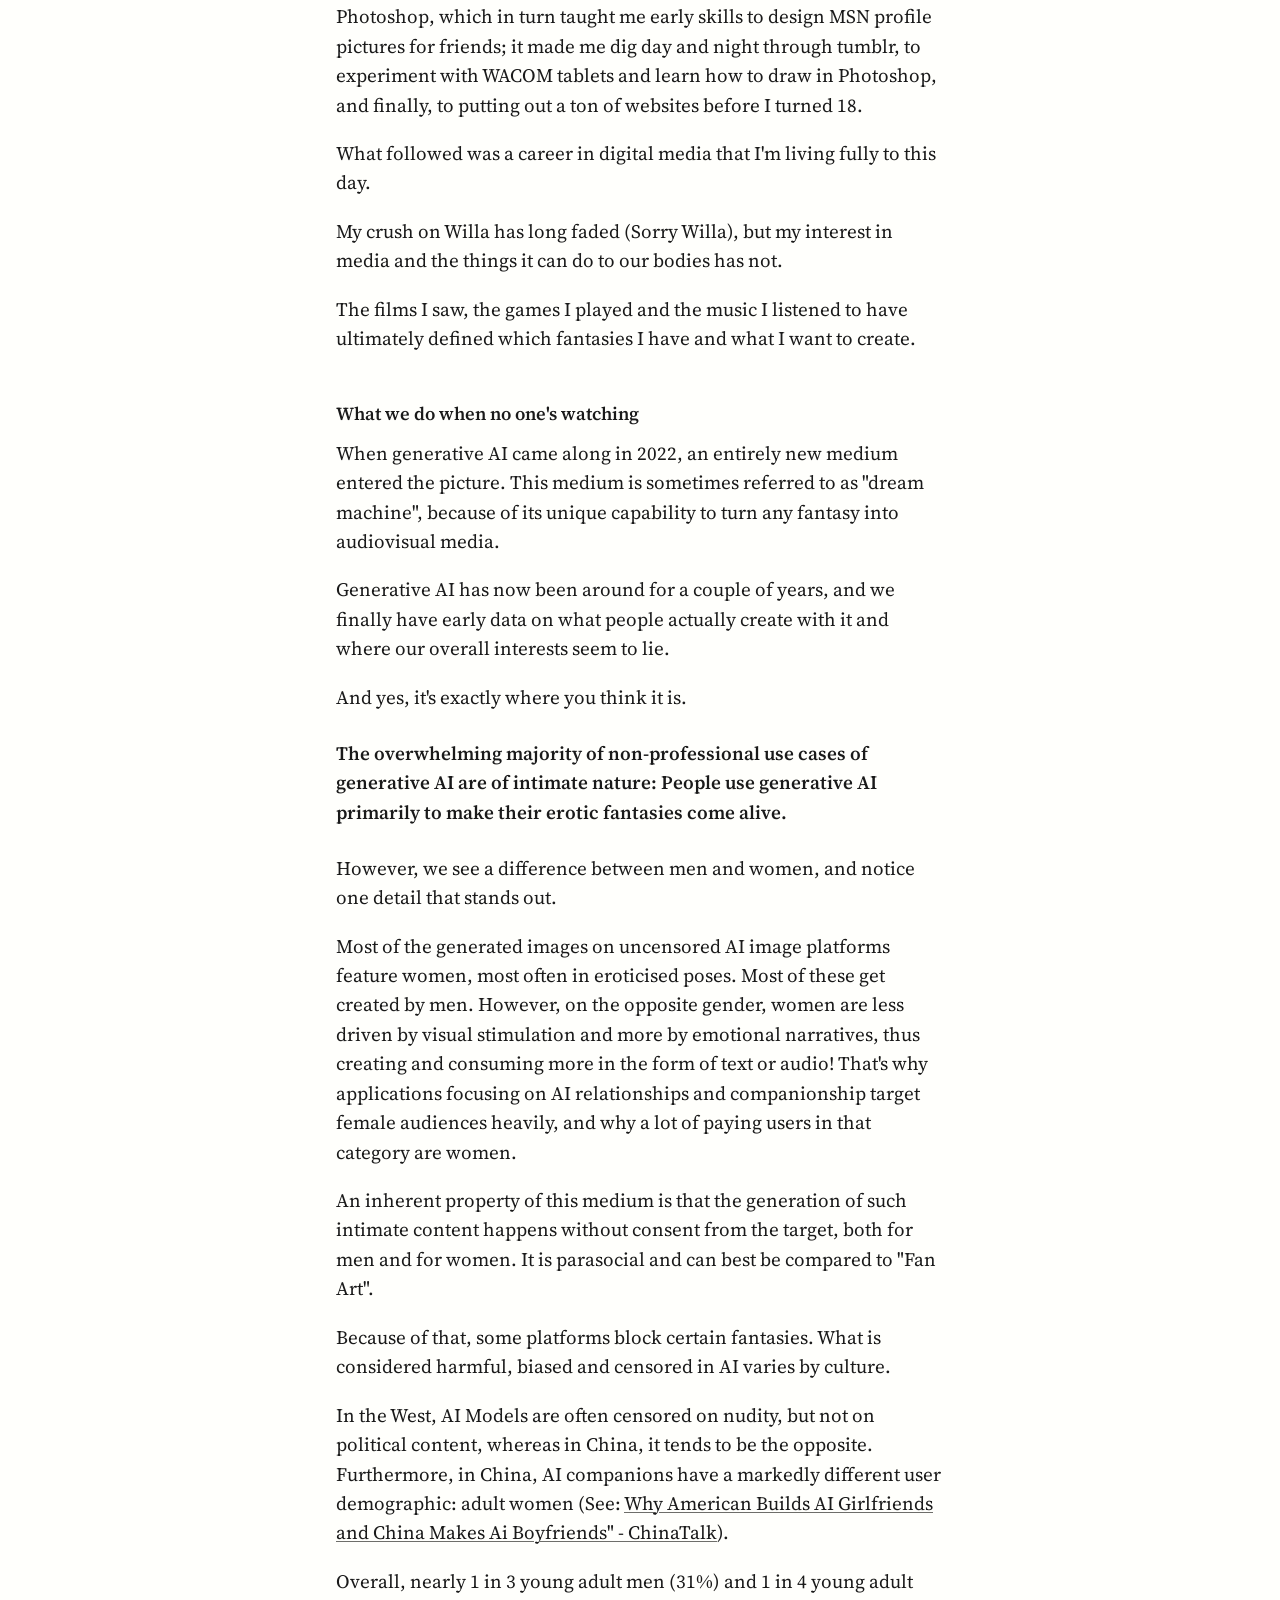
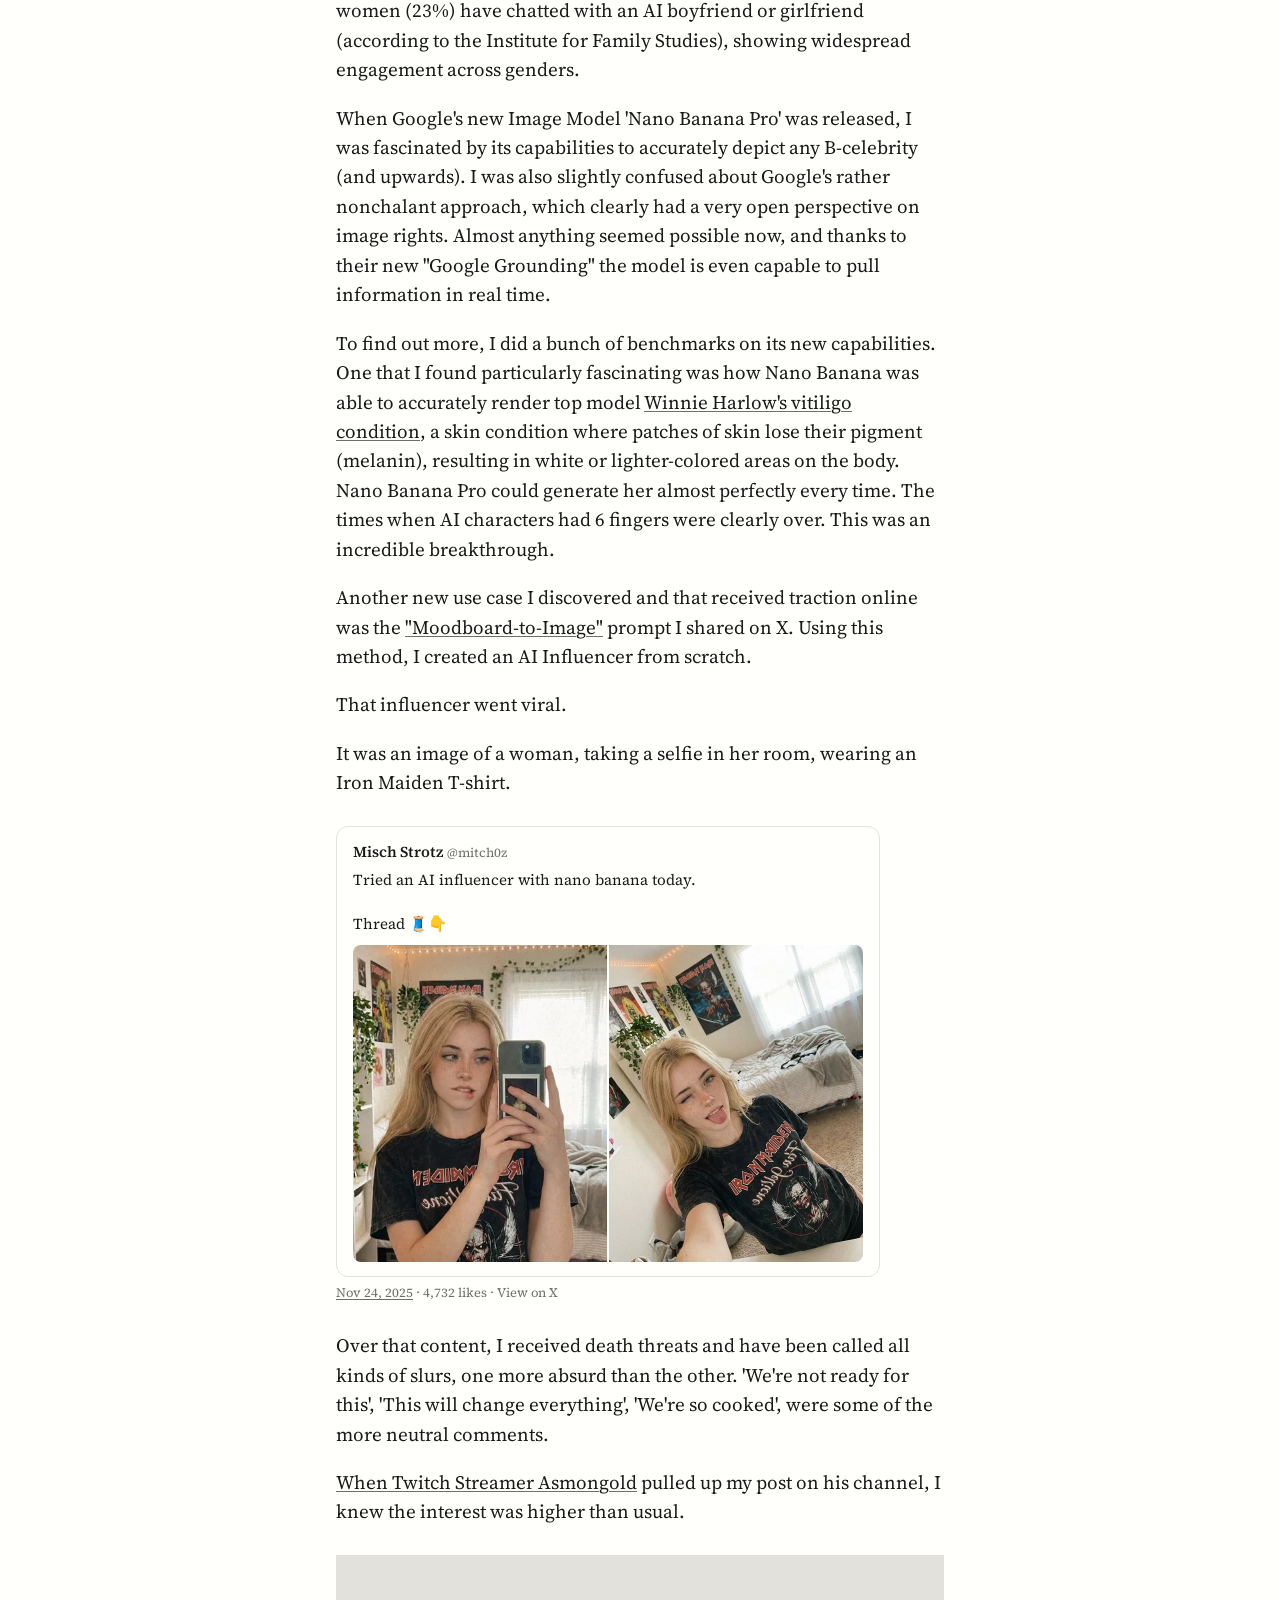
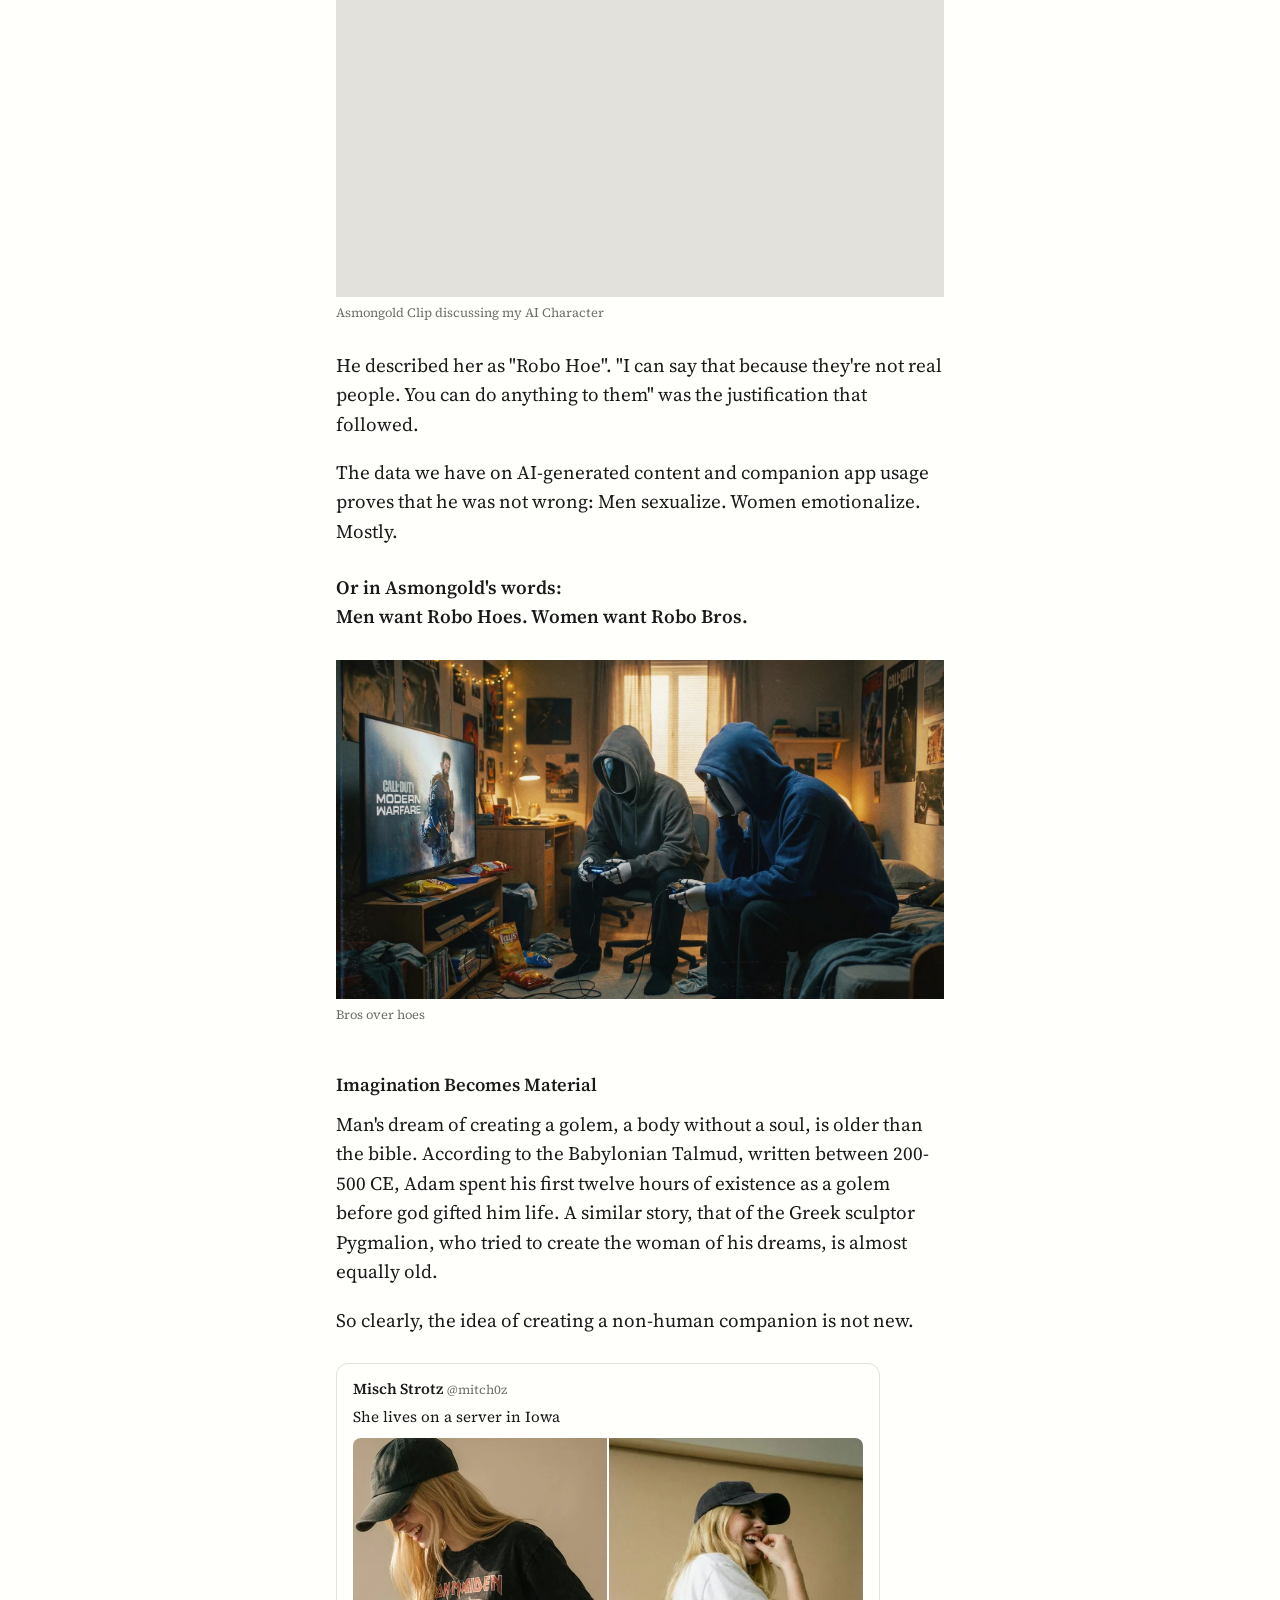
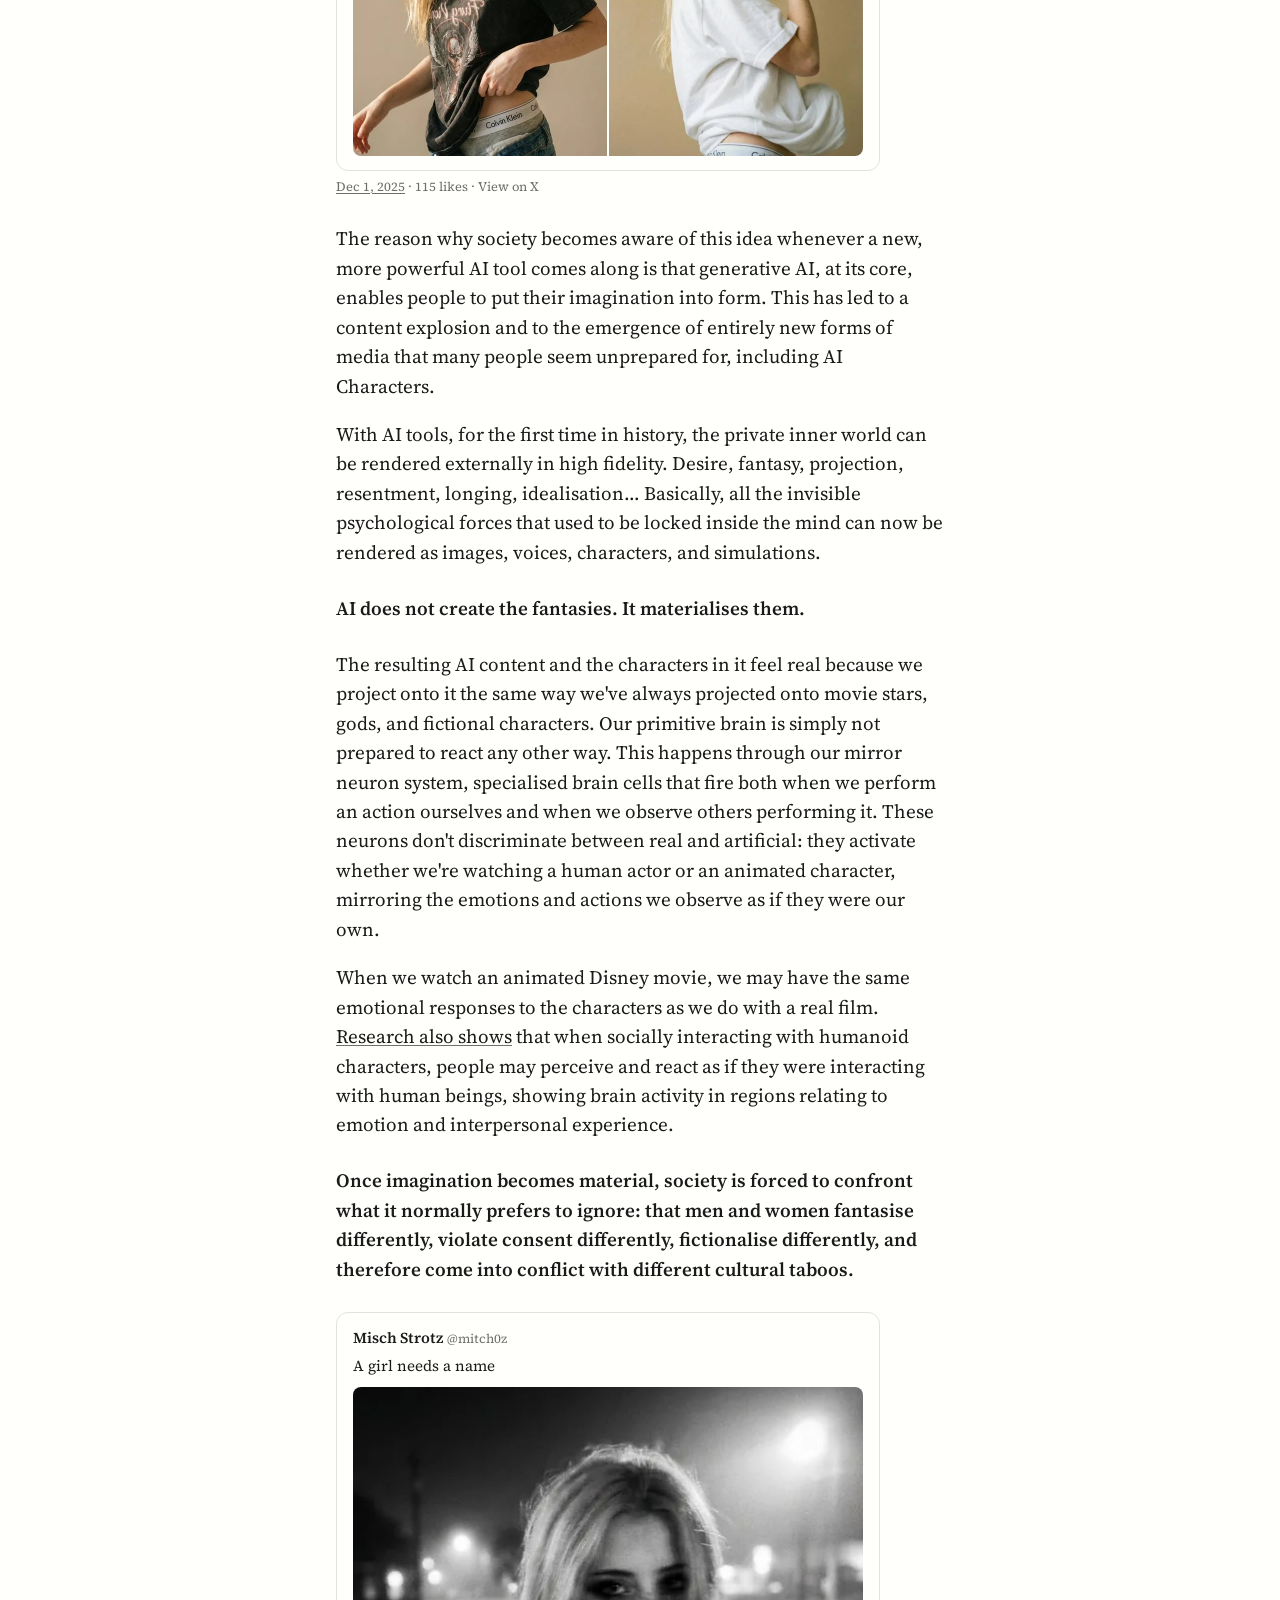
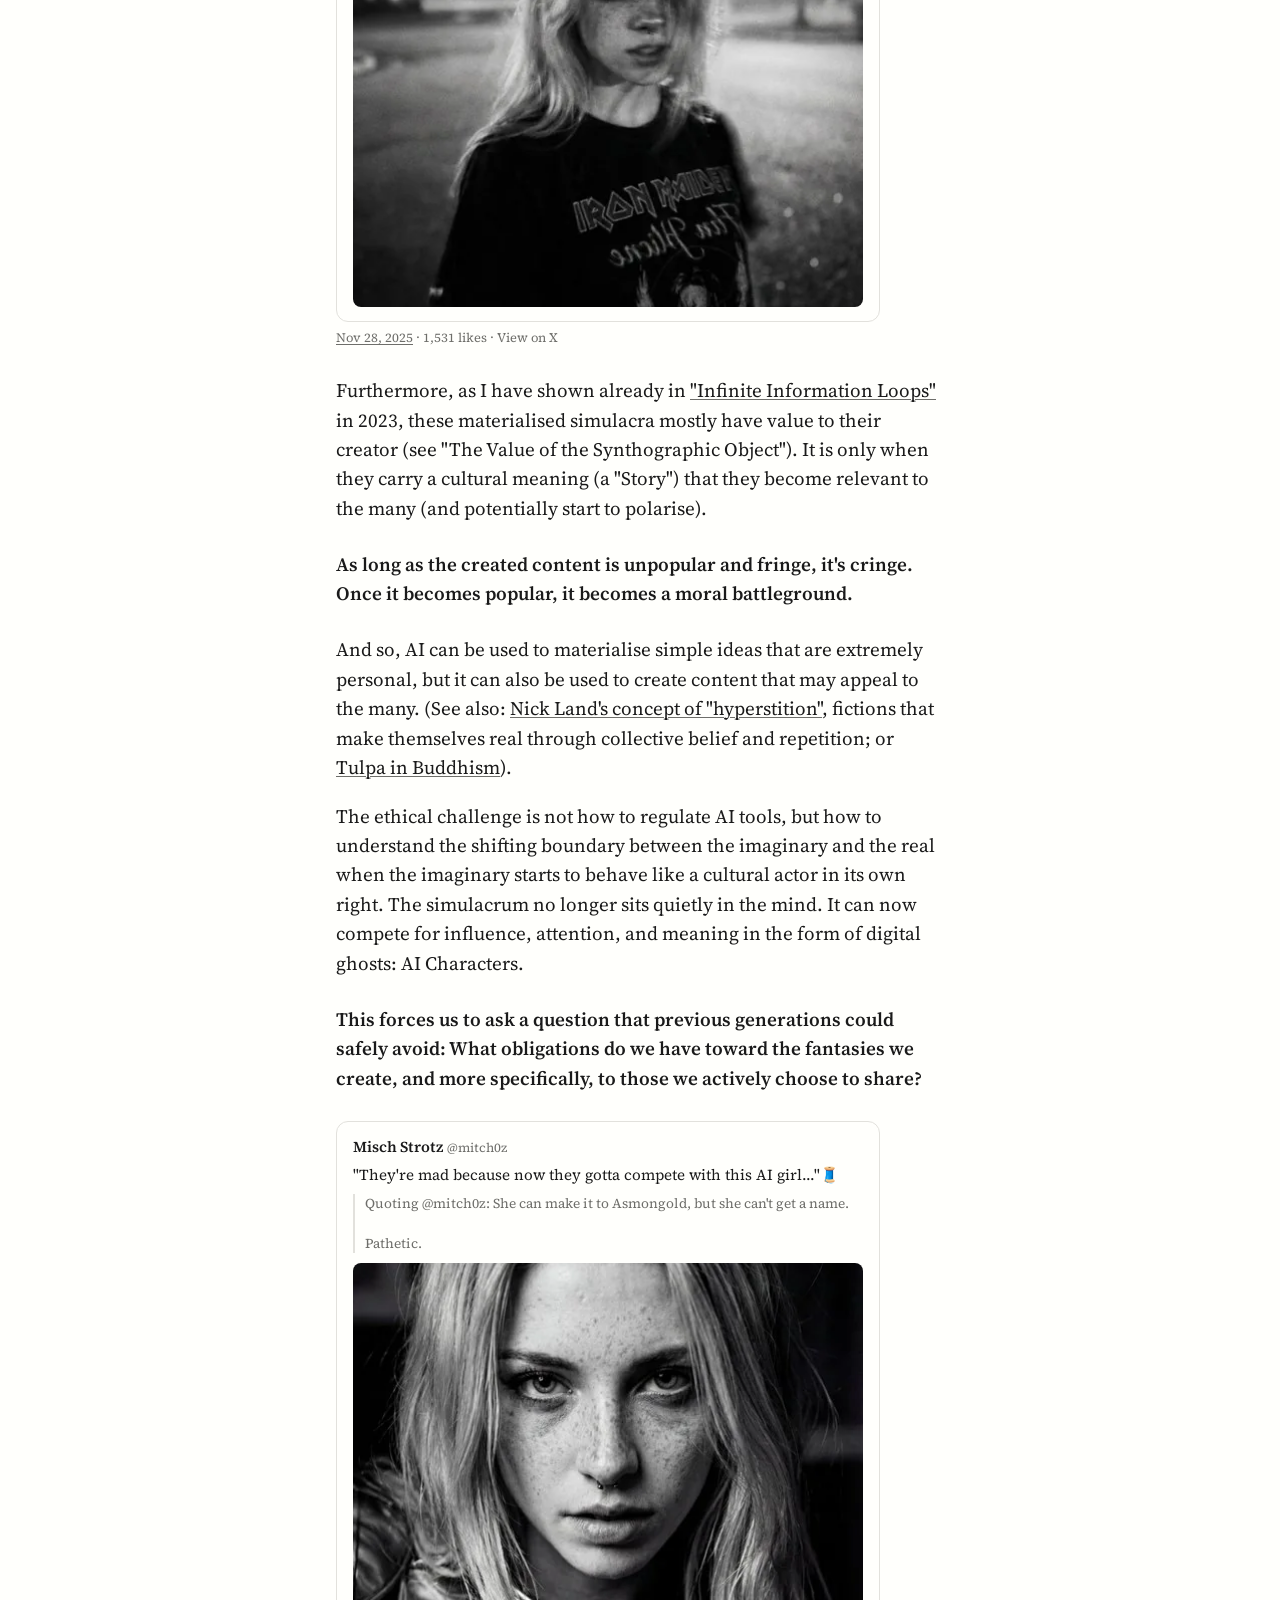
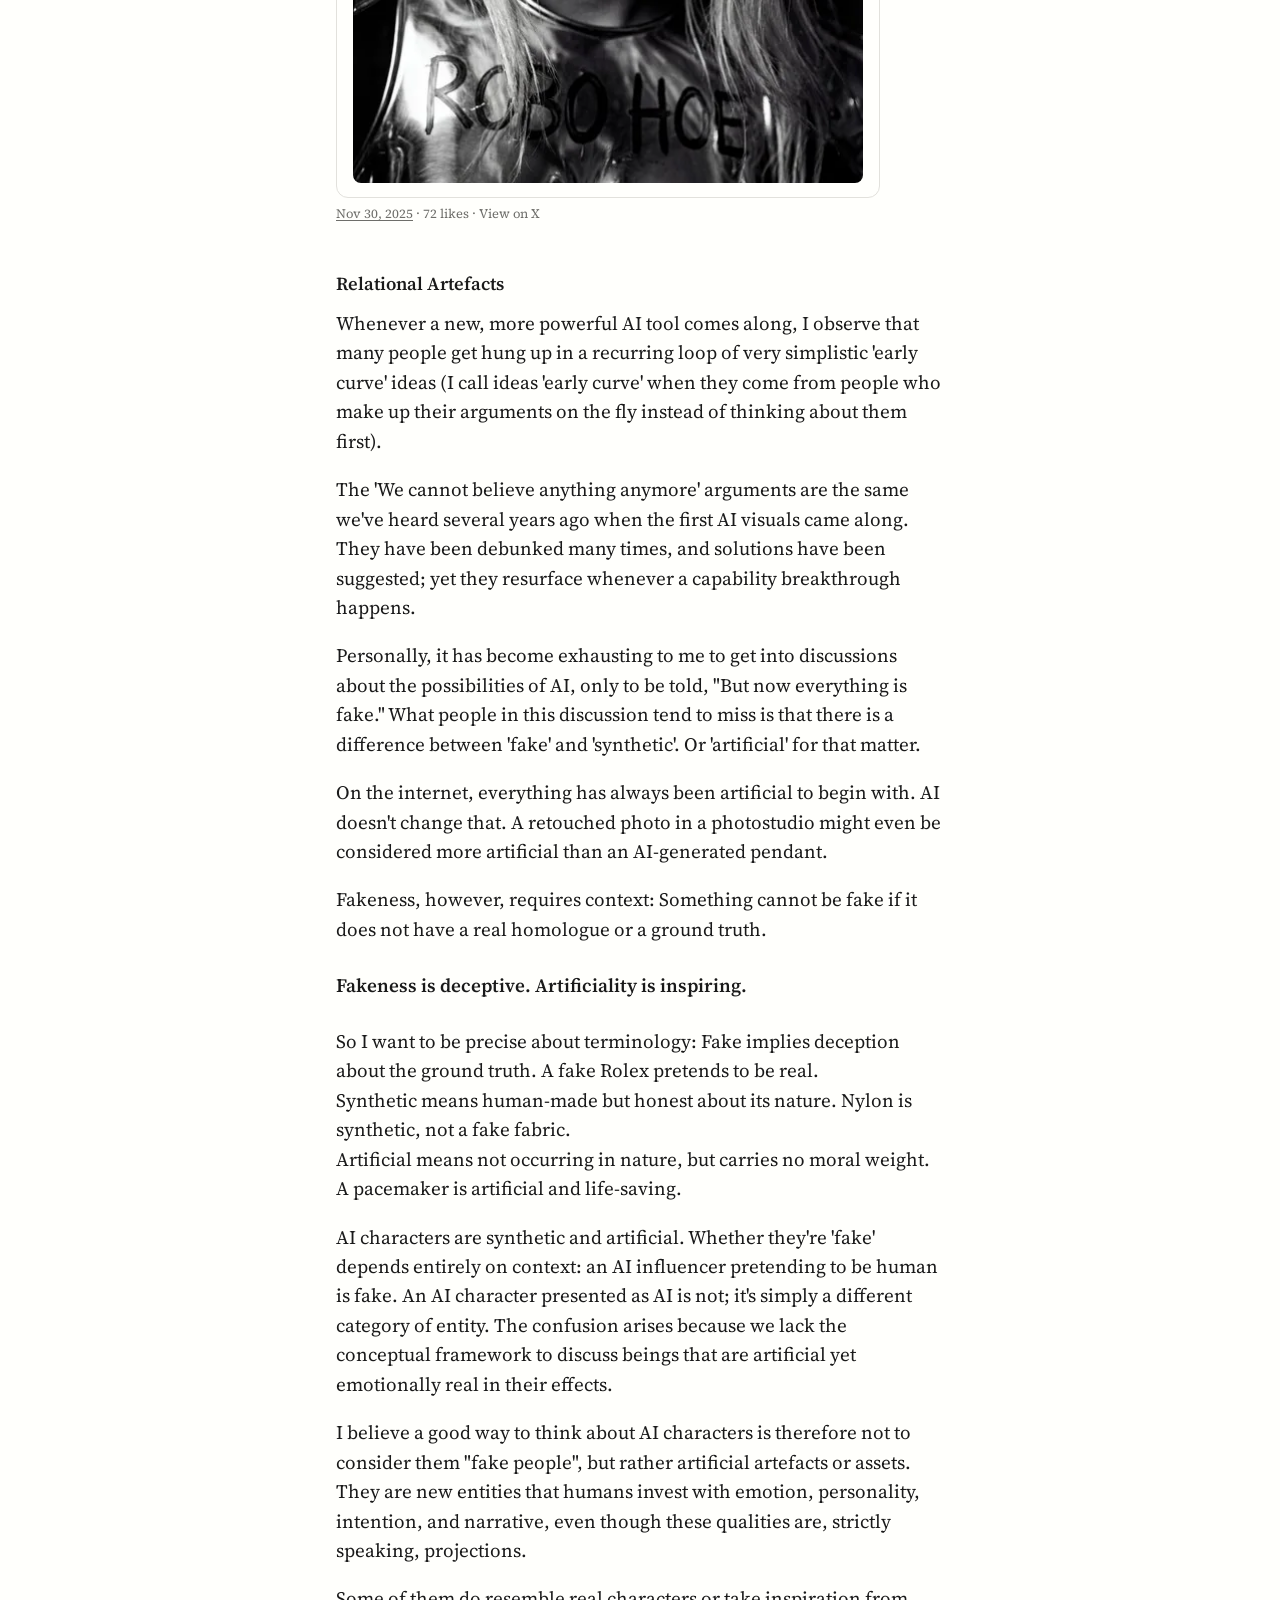
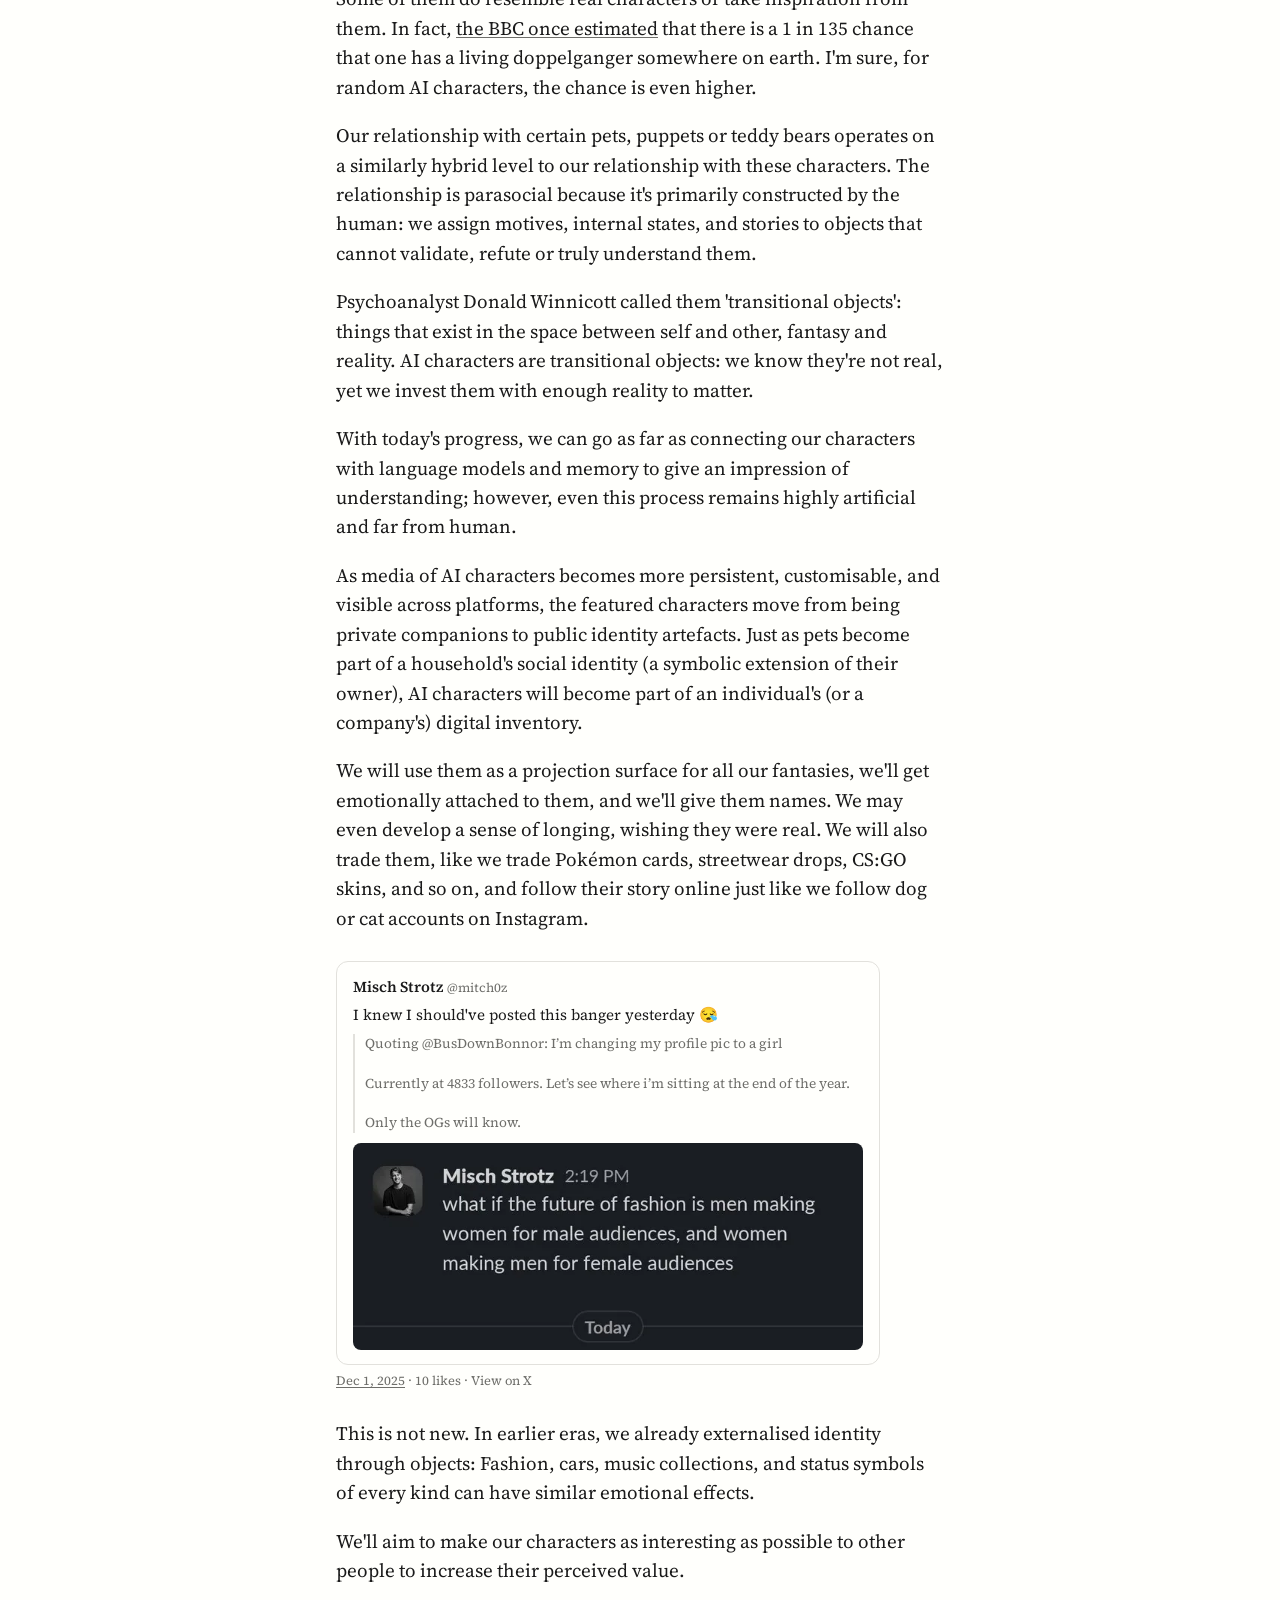
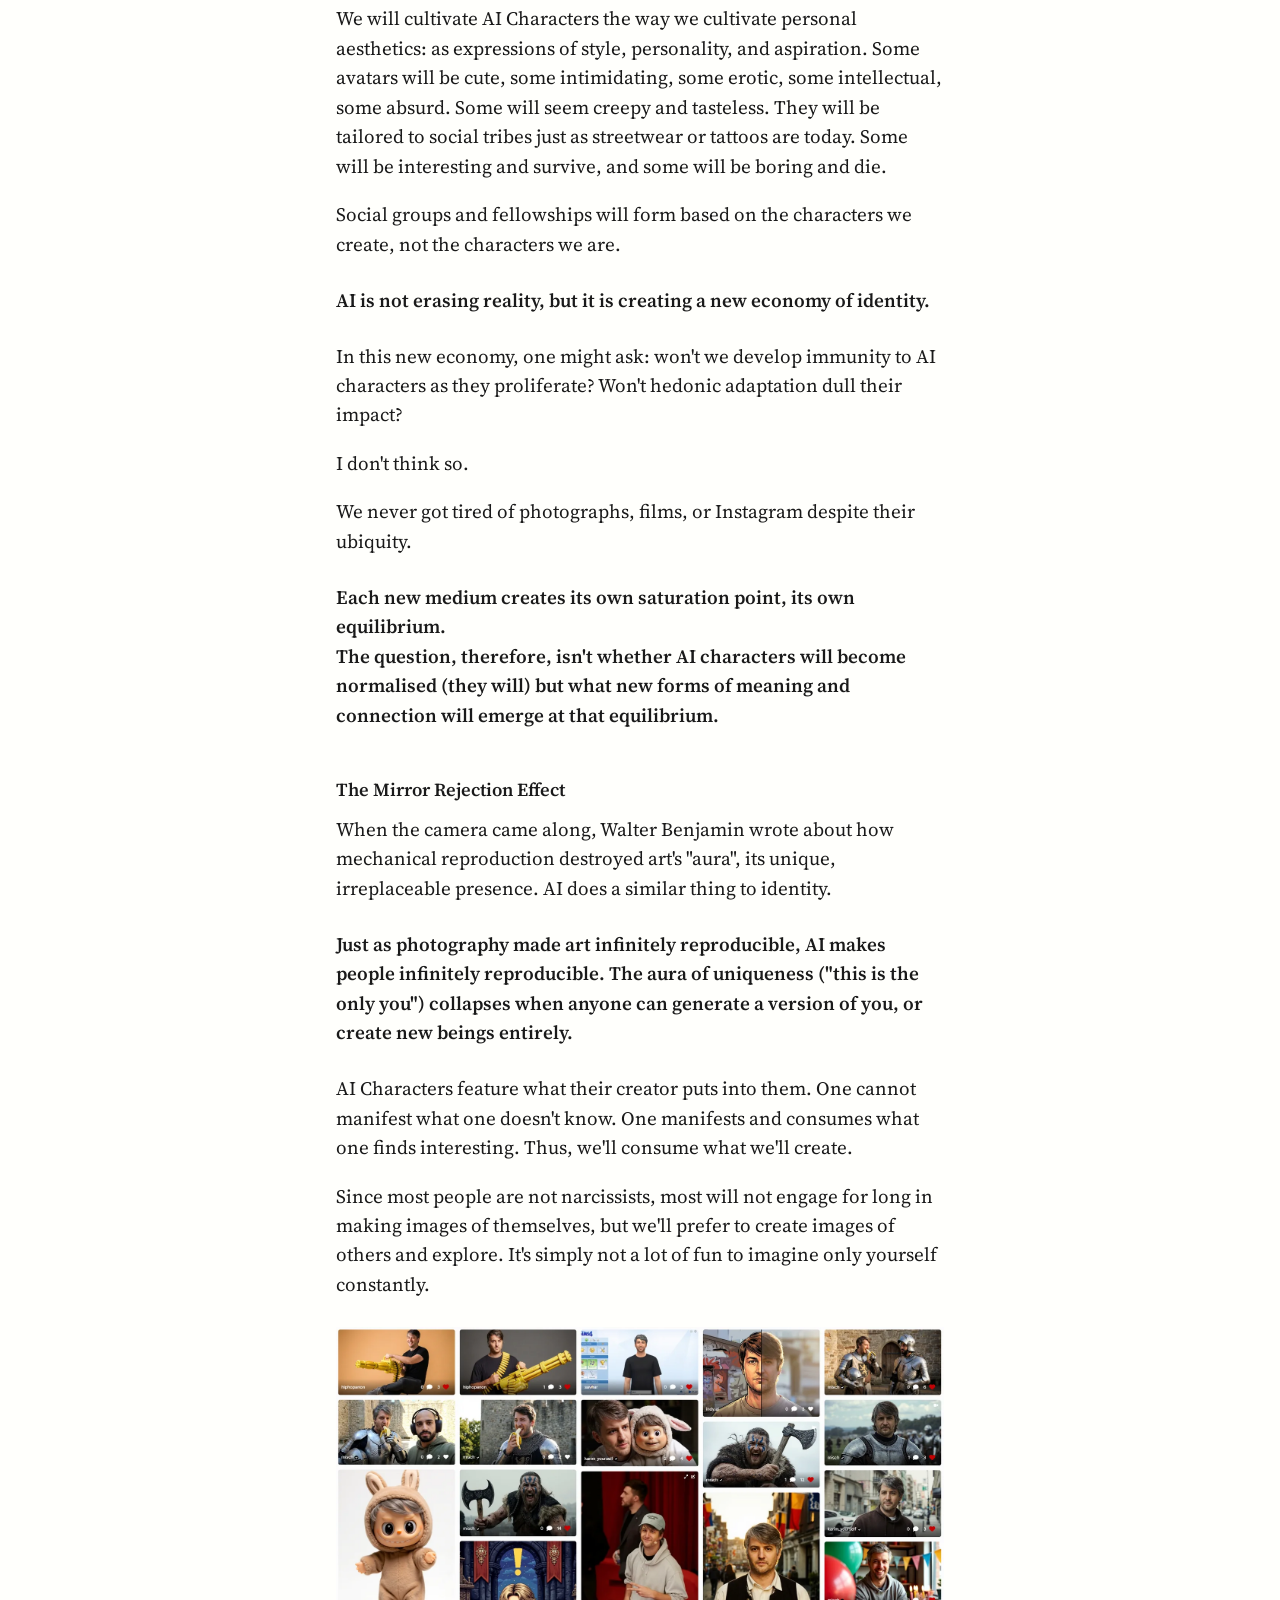
<file: whywelovewhatwecreate/index.html>
<!doctype html>
<!--
       /     /\      /\      /\
      /     /  \    /  \    /  \
     /     /    \  /    \  /    \
    /     /      \/      \/      \
-->
<html lang="en">
<head>
  <meta charset="utf-8">
  <meta name="viewport" content="width=device-width, initial-scale=1">
  <title>Why we love what we create · Misch Strotz</title>
  <meta name="description" content="Meditations on AI Characters and the new Identity Economy. Introducing the Mirror Rejection Effect.">
  <link rel="canonical" href="https://www.mitchoz.com/whywelovewhatwecreate/">
  <link rel="icon" href="../favicon.ico" sizes="any">
  <link rel="icon" type="image/png" sizes="32x32" href="../favicon-32.png">
  <link rel="apple-touch-icon" href="../apple-touch-icon.png">
  <meta name="theme-color" media="(prefers-color-scheme: light)" content="#fffffc">
  <meta name="theme-color" media="(prefers-color-scheme: dark)" content="#111110">
  <link rel="manifest" href="../site.webmanifest">
  <meta property="og:type" content="article">
  <meta property="og:site_name" content="Misch Strotz">
  <meta property="og:title" content="Why we love what we create">
  <meta property="og:description" content="Meditations on AI Characters and the new Identity Economy. Introducing the Mirror Rejection Effect.">
  <meta property="og:url" content="https://www.mitchoz.com/whywelovewhatwecreate/">
  <meta property="og:image" content="https://www.mitchoz.com/assets/og/whywelovewhatwecreate.jpg">
  <meta property="og:image:width" content="1200">
  <meta property="og:image:height" content="630">
  <meta property="og:image:alt" content="Cover of Why we love what we create">
  <meta property="article:published_time" content="2025-12-11">
  <meta property="article:author" content="Misch Strotz">
  <meta name="twitter:card" content="summary_large_image">
  <meta name="twitter:site" content="@mitch0z">
  <meta name="twitter:creator" content="@mitch0z">
  <link rel="preload" href="../assets/fonts/source-serif-4-latin-normal.woff2" as="font" type="font/woff2" crossorigin>
  <link rel="stylesheet" href="../styles.css">
  <script>
    // Hold the text back for a moment so app.js can scramble it in; skipped with reduced motion, never longer than 1 s.
    if (!matchMedia("(prefers-reduced-motion: reduce)").matches) {
      document.documentElement.classList.add("scramble-wait");
      setTimeout(() => document.documentElement.classList.remove("scramble-wait"), 1000);
    }
  </script>
  <base target="_blank">
  <script type="application/ld+json">{"@context": "https://schema.org", "@type": "Article", "headline": "Why we love what we create", "description": "Meditations on AI Characters.", "datePublished": "2025-12-11", "image": "https://www.mitchoz.com/assets/img/textfiles/WhyWeLoveWhatWeCreate.webp", "url": "https://www.mitchoz.com/whywelovewhatwecreate/", "author": {"@type": "Person", "name": "Misch Strotz", "url": "https://www.mitchoz.com/"}}</script>
</head>
<body>
  <main class="essay">
    <nav class="crumb"><a target="_self" href="../"><img class="logo logo--ink" src="../assets/img/logo.png" alt="Misch Strotz" width="207" height="50"><img class="logo logo--paper" src="../assets/img/logo-white.png" alt="Misch Strotz" width="207" height="50"></a></nav>
    <header>
      <h1>Why we love what we create</h1>
      <p class="dek">Meditations on AI Characters.</p>
      <p class="meta"><time datetime="2025-12-11">11 DEC 2025</time></p>
    </header>
    <figure class="cover"><img src="../assets/img/textfiles/WhyWeLoveWhatWeCreate.webp" alt=""></figure>
    <article>
      <p>For most of human history, parasocial relationships have relied on the media we consume and the stories we're told.</p>
      <p>We fall in love with movie stars, fantasise about musicians, and have a crush on people who don't know we even exist. We idolise legendary warriors, pray to gods that we made up, rage about politicians we've never met and watch movies with actors that are long dead.</p>
      <p>The media we consume and the people in it shape what we think and ultimately what we create. Without inspiration and the kiss of a muse, no meaningful art can happen.</p>
      <p>For generations, this cycle remained unchanged. We could dream about someone or something, but we couldn't make them appear.</p>
      <p>Today we can.</p>
      <p>With recent progress in generative AI, that magical barrier has collapsed. Thanks to our new tools, anyone can now materialise any dream or fantasy.</p>
      <p>When Google released their breakthrough Nano Banana Pro Model on November 20th 2025, AI characters and avatars became realistic enough that when people see them, they react viscerally with attraction, outrage, defence and disgust. The same emotions we'd have toward real people.</p>
      <p>I find digital characters and the discussions they spark fascinating. Over the past weeks, I thought hard about them and joined the discussions online. To my surprise, the related content reached millions of people.</p>
      <p>Some of the questions I've asked myself as a consequence are:</p>
      <p>Why do we prefer to generate other people rather than images of ourselves?</p>
      <p>Why does AI content feel so real even when we know it's not?</p>
      <p>Why do men primarily create women, and women create men?</p>
      <p>Why are AI characters controversial?</p>
      <p>And what even is identity in today's world?</p>
      <p>The following are some of the answers I found.</p>
      <h2 id="adolescent-romantic-parasocial-attachment">Adolescent Romantic Parasocial Attachment</h2>
      <p>When I was around 14, I had a big crush on 'The O.C.' actress Willa Holland.</p>
      <p>I had recorded her "Kaitlin Cooper comes home" scene off my television with my early Nokia smartphone and watched it so many times that I still know the entire dialogue by heart today.</p>
      <figure class="embed video"><div class="frame"><iframe src="https://www.youtube-nocookie.com/embed/o04PCS6_5tM" title="&quot;Kaitlin Cooper comes home&quot;" loading="lazy" allow="accelerometer; autoplay; clipboard-write; encrypted-media; gyroscope; picture-in-picture; web-share" referrerpolicy="strict-origin-when-cross-origin" allowfullscreen></iframe></div><figcaption>"Kaitlin Cooper comes home"</figcaption></figure>
      <p>Willa was pretty much my age, and when this 'love at first sight' feeling hit me as an adolescent, my brain was still under construction. From a scientific perspective, during puberty, the limbic system grows more active and more sensitive to emotional reward signals. These areas light up when we feel attraction, admiration, or longing. At the same time, the prefrontal cortex, which handles reasoning, long-term planning, and emotional regulation, is still years away from full development. So the circuits that generate intense feelings come online well before the circuits that can contextualise them.</p>
      <p>When both systems in the body mature at different speeds, it creates a mismatch in the rational-emotional balance.</p>
      <p class="key">The above is the reason why love feels so intense when we're young. It's also the reason why I thought I was in love with pixels on a screen.</p>
      <p>Psychologists call this <a target="_blank" rel="noopener" href="https://www.researchgate.net/publication/324596021_Toward_a_Multi-Dimensional_Model_of_Adolescent_Romantic_Parasocial_Attachment">"Adolescent Romantic Parasocial Attachment" (ARPA)</a>: a one-way emotional attachment that feels romantic, even though any relationship to the potential partner is entirely imagined.</p>
      <p>Today, 20 years later, I have long understood that these feelings were irrational; yet these early screen experiences have shaped my life in significant ways. Due to my crush on Willa (and a few more celebrities during those years), I started making my own desktop wallpapers in Photoshop, which in turn taught me early skills to design MSN profile pictures for friends; it made me dig day and night through tumblr, to experiment with WACOM tablets and learn how to draw in Photoshop, and finally, to putting out a ton of websites before I turned 18.</p>
      <p>What followed was a career in digital media that I'm living fully to this day.</p>
      <p>My crush on Willa has long faded (Sorry Willa), but my interest in media and the things it can do to our bodies has not.</p>
      <p>The films I saw, the games I played and the music I listened to have ultimately defined which fantasies I have and what I want to create.</p>
      <h2 id="what-we-do-when-no-one-s-watching">What we do when no one&#x27;s watching</h2>
      <p>When generative AI came along in 2022, an entirely new medium entered the picture. This medium is sometimes referred to as "dream machine", because of its unique capability to turn any fantasy into audiovisual media.</p>
      <p>Generative AI has now been around for a couple of years, and we finally have early data on what people actually create with it and where our overall interests seem to lie.</p>
      <p>And yes, it's exactly where you think it is.</p>
      <p class="key">The overwhelming majority of non-professional use cases of generative AI are of intimate nature: People use generative AI primarily to make their erotic fantasies come alive.</p>
      <p>However, we see a difference between men and women, and notice one detail that stands out.</p>
      <p>Most of the generated images on uncensored AI image platforms feature women, most often in eroticised poses. Most of these get created by men. However, on the opposite gender, women are less driven by visual stimulation and more by emotional narratives, thus creating and consuming more in the form of text or audio! That's why applications focusing on AI relationships and companionship target female audiences heavily, and why a lot of paying users in that category are women.</p>
      <p>An inherent property of this medium is that the generation of such intimate content happens without consent from the target, both for men and for women. It is parasocial and can best be compared to "Fan Art".</p>
      <p>Because of that, some platforms block certain fantasies. What is considered harmful, biased and censored in AI varies by culture.</p>
      <p>In the West, AI Models are often censored on nudity, but not on political content, whereas in China, it tends to be the opposite. Furthermore, in China, AI companions have a markedly different user demographic: adult women (See: <a target="_blank" rel="noopener" href="https://www.chinatalk.media/p/why-america-builds-ai-girlfriends">Why American Builds AI Girlfriends and China Makes Ai Boyfriends" - ChinaTalk</a>).</p>
      <p>Overall, nearly 1 in 3 young adult men (31%) and 1 in 4 young adult women (23%) have chatted with an AI boyfriend or girlfriend (according to the Institute for Family Studies), showing widespread engagement across genders.</p>
      <p>When Google's new Image Model 'Nano Banana Pro' was released, I was fascinated by its capabilities to accurately depict any B-celebrity (and upwards). I was also slightly confused about Google's rather nonchalant approach, which clearly had a very open perspective on image rights. Almost anything seemed possible now, and thanks to their new "Google Grounding" the model is even capable to pull information in real time.</p>
      <p>To find out more, I did a bunch of benchmarks on its new capabilities. One that I found particularly fascinating was how Nano Banana was able to accurately render top model <a target="_blank" rel="noopener" href="https://x.com/mitch0z/status/1993561689896501650">Winnie Harlow's vitiligo condition</a>, a skin condition where patches of skin lose their pigment (melanin), resulting in white or lighter-colored areas on the body. Nano Banana Pro could generate her almost perfectly every time. The times when AI characters had 6 fingers were clearly over. This was an incredible breakthrough.</p>
      <p>Another new use case I discovered and that received traction online was the <a target="_blank" rel="noopener" href="https://x.com/mitch0z/status/1991611480181977407">"Moodboard-to-Image"</a> prompt I shared on X. Using this method, I created an AI Influencer from scratch.</p>
      <p>That influencer went viral.</p>
      <p>It was an image of a woman, taking a selfie in her room, wearing an Iron Maiden T-shirt.</p>
      <figure class="embed post"><blockquote cite="https://x.com/mitch0z/status/1993035566959804646"><p class="post-author"><strong>Misch Strotz</strong> <span class="meta">@mitch0z</span></p><p class="post-text">Tried an AI influencer with nano banana today.<br><br>Thread 🧵👇</p><a target="_blank" rel="noopener" class="post-media n-2" href="https://x.com/mitch0z/status/1993035566959804646" aria-label="Open images on X"><img src="../assets/x/G6ibHlIW0AA9tXX.webp" alt="" loading="lazy"><img src="../assets/x/G6itAk1WQAAsiye.webp" alt="" loading="lazy"></a></blockquote><figcaption><a target="_blank" rel="noopener" href="https://x.com/mitch0z/status/1993035566959804646">Nov 24, 2025</a> · 4,732 likes · View on X</figcaption></figure>
      <p>Over that content, I received death threats and have been called all kinds of slurs, one more absurd than the other. 'We're not ready for this', 'This will change everything', 'We're so cooked', were some of the more neutral comments.</p>
      <p><a target="_blank" rel="noopener" href="https://x.com/mitch0z/status/1994938960561471568">When Twitch Streamer Asmongold</a> pulled up my post on his channel, I knew the interest was higher than usual.</p>
      <figure class="embed video"><div class="frame"><iframe src="https://www.youtube-nocookie.com/embed/VbjcWBsGPqo" title="Asmongold Clip discussing my AI Character" loading="lazy" allow="accelerometer; autoplay; clipboard-write; encrypted-media; gyroscope; picture-in-picture; web-share" referrerpolicy="strict-origin-when-cross-origin" allowfullscreen></iframe></div><figcaption>Asmongold Clip discussing my AI Character</figcaption></figure>
      <p>He described her as "Robo Hoe". "I can say that because they're not real people. You can do anything to them" was the justification that followed.</p>
      <p>The data we have on AI-generated content and companion app usage proves that he was not wrong: Men sexualize. Women emotionalize. Mostly.</p>
      <p class="key">Or in Asmongold's words:<br>Men want Robo Hoes. Women want Robo Bros.</p>
      <figure><img src="../assets/img/textfiles/robobros.webp" alt="Bros over hoes" loading="lazy"><figcaption>Bros over hoes</figcaption></figure>
      <h2 id="imagination-becomes-material">Imagination Becomes Material</h2>
      <p>Man's dream of creating a golem, a body without a soul, is older than the bible. According to the Babylonian Talmud, written between 200-500 CE, Adam spent his first twelve hours of existence as a golem before god gifted him life. A similar story, that of the Greek sculptor Pygmalion, who tried to create the woman of his dreams, is almost equally old.</p>
      <p>So clearly, the idea of creating a non-human companion is not new.</p>
      <figure class="embed post"><blockquote cite="https://x.com/mitch0z/status/1995577079346413585"><p class="post-author"><strong>Misch Strotz</strong> <span class="meta">@mitch0z</span></p><p class="post-text">She lives on a server in Iowa</p><a target="_blank" rel="noopener" class="post-media n-2" href="https://x.com/mitch0z/status/1995577079346413585" aria-label="Open images on X"><img src="../assets/x/G7GzRMEXwAAgZFm.webp" alt="" loading="lazy"><img src="../assets/x/G7G2mFPWUAAvl_9.webp" alt="" loading="lazy"></a></blockquote><figcaption><a target="_blank" rel="noopener" href="https://x.com/mitch0z/status/1995577079346413585">Dec 1, 2025</a> · 115 likes · View on X</figcaption></figure>
      <p>The reason why society becomes aware of this idea whenever a new, more powerful AI tool comes along is that generative AI, at its core, enables people to put their imagination into form. This has led to a content explosion and to the emergence of entirely new forms of media that many people seem unprepared for, including AI Characters.</p>
      <p>With AI tools, for the first time in history, the private inner world can be rendered externally in high fidelity. Desire, fantasy, projection, resentment, longing, idealisation… Basically, all the invisible psychological forces that used to be locked inside the mind can now be rendered as images, voices, characters, and simulations.</p>
      <p class="key">AI does not create the fantasies. It materialises them.</p>
      <p>The resulting AI content and the characters in it feel real because we project onto it the same way we've always projected onto movie stars, gods, and fictional characters. Our primitive brain is simply not prepared to react any other way. This happens through our mirror neuron system, specialised brain cells that fire both when we perform an action ourselves and when we observe others performing it. These neurons don't discriminate between real and artificial: they activate whether we're watching a human actor or an animated character, mirroring the emotions and actions we observe as if they were our own.</p>
      <p>When we watch an animated Disney movie, we may have the same emotional responses to the characters as we do with a real film. <a target="_blank" rel="noopener" href="https://pmc.ncbi.nlm.nih.gov/articles/PMC4428060/">Research also shows</a> that when socially interacting with humanoid characters, people may perceive and react as if they were interacting with human beings, showing brain activity in regions relating to emotion and interpersonal experience.</p>
      <p class="key">Once imagination becomes material, society is forced to confront what it normally prefers to ignore: that men and women fantasise differently, violate consent differently, fictionalise differently, and therefore come into conflict with different cultural taboos.</p>
      <figure class="embed post"><blockquote cite="https://x.com/mitch0z/status/1994389566078267827"><p class="post-author"><strong>Misch Strotz</strong> <span class="meta">@mitch0z</span></p><p class="post-text">A girl needs a name</p><a target="_blank" rel="noopener" class="post-media n-1" href="https://x.com/mitch0z/status/1994389566078267827" aria-label="Open images on X"><img src="../assets/x/G619-5EXAAAIKiB.webp" alt="" loading="lazy"></a></blockquote><figcaption><a target="_blank" rel="noopener" href="https://x.com/mitch0z/status/1994389566078267827">Nov 28, 2025</a> · 1,531 likes · View on X</figcaption></figure>
      <p>Furthermore, as I have shown already in <a target="_blank" rel="noopener" href="https://www.mitchoz.com/infiniteinformationloops">"Infinite Information Loops"</a> in 2023, these materialised simulacra mostly have value to their creator (see "The Value of the Synthographic Object"). It is only when they carry a cultural meaning (a "Story") that they become relevant to the many (and potentially start to polarise).</p>
      <p class="key">As long as the created content is unpopular and fringe, it's cringe. Once it becomes popular, it becomes a moral battleground.</p>
      <p>And so, AI can be used to materialise simple ideas that are extremely personal, but it can also be used to create content that may appeal to the many. (See also: <a target="_blank" rel="noopener" href="https://en.wikipedia.org/wiki/Hyperstition">Nick Land's concept of "hyperstition"</a>, fictions that make themselves real through collective belief and repetition; or <a target="_blank" rel="noopener" href="https://en.wikipedia.org/wiki/Tulpa">Tulpa in Buddhism</a>).</p>
      <p>The ethical challenge is not how to regulate AI tools, but how to understand the shifting boundary between the imaginary and the real when the imaginary starts to behave like a cultural actor in its own right. The simulacrum no longer sits quietly in the mind. It can now compete for influence, attention, and meaning in the form of digital ghosts: AI Characters.</p>
      <p class="key">This forces us to ask a question that previous generations could safely avoid: What obligations do we have toward the fantasies we create, and more specifically, to those we actively choose to share?</p>
      <figure class="embed post"><blockquote cite="https://x.com/mitch0z/status/1995160474347033029"><p class="post-author"><strong>Misch Strotz</strong> <span class="meta">@mitch0z</span></p><p class="post-text">"They're mad because now they gotta compete with this AI girl..."🧵</p><p class="post-quote">Quoting @mitch0z: She can make it to Asmongold, but she can't get a name.<br><br>Pathetic.</p><a target="_blank" rel="noopener" class="post-media n-1" href="https://x.com/mitch0z/status/1995160474347033029" aria-label="Open images on X"><img src="../assets/x/G7A1xGiXYAA3U1-.webp" alt="" loading="lazy"></a></blockquote><figcaption><a target="_blank" rel="noopener" href="https://x.com/mitch0z/status/1995160474347033029">Nov 30, 2025</a> · 72 likes · View on X</figcaption></figure>
      <h2 id="relational-artefacts">Relational Artefacts</h2>
      <p id="early-curve">Whenever a new, more powerful AI tool comes along, I observe that many people get hung up in a recurring loop of very simplistic 'early curve' ideas (I call ideas 'early curve' when they come from people who make up their arguments on the fly instead of thinking about them first).</p>
      <p>The 'We cannot believe anything anymore' arguments are the same we've heard several years ago when the first AI visuals came along. They have been debunked many times, and solutions have been suggested; yet they resurface whenever a capability breakthrough happens.</p>
      <p>Personally, it has become exhausting to me to get into discussions about the possibilities of AI, only to be told, "But now everything is fake." What people in this discussion tend to miss is that there is a difference between 'fake' and 'synthetic'. Or 'artificial' for that matter.</p>
      <p>On the internet, everything has always been artificial to begin with. AI doesn't change that. A retouched photo in a photostudio might even be considered more artificial than an AI-generated pendant.</p>
      <p>Fakeness, however, requires context: Something cannot be fake if it does not have a real homologue or a ground truth.</p>
      <p class="key">Fakeness is deceptive. Artificiality is inspiring.</p>
      <p>So I want to be precise about terminology: Fake implies deception about the ground truth. A fake Rolex pretends to be real.<br>Synthetic means human-made but honest about its nature. Nylon is synthetic, not a fake fabric.<br>Artificial means not occurring in nature, but carries no moral weight. A pacemaker is artificial and life-saving.</p>
      <p>AI characters are synthetic and artificial. Whether they're 'fake' depends entirely on context: an AI influencer pretending to be human is fake. An AI character presented as AI is not; it's simply a different category of entity. The confusion arises because we lack the conceptual framework to discuss beings that are artificial yet emotionally real in their effects.</p>
      <p>I believe a good way to think about AI characters is therefore not to consider them "fake people", but rather artificial artefacts or assets. They are new entities that humans invest with emotion, personality, intention, and narrative, even though these qualities are, strictly speaking, projections.</p>
      <p>Some of them do resemble real characters or take inspiration from them. In fact, <a target="_blank" rel="noopener" href="https://www.bbc.com/future/article/20160712-you-are-surprisingly-likely-to-have-a-living-doppelganger">the BBC once estimated</a> that there is a 1 in 135 chance that one has a living doppelganger somewhere on earth. I'm sure, for random AI characters, the chance is even higher.</p>
      <p>Our relationship with certain pets, puppets or teddy bears operates on a similarly hybrid level to our relationship with these characters. The relationship is parasocial because it's primarily constructed by the human: we assign motives, internal states, and stories to objects that cannot validate, refute or truly understand them.</p>
      <p>Psychoanalyst Donald Winnicott called them 'transitional objects': things that exist in the space between self and other, fantasy and reality. AI characters are transitional objects: we know they're not real, yet we invest them with enough reality to matter.</p>
      <p>With today's progress, we can go as far as connecting our characters with language models and memory to give an impression of understanding; however, even this process remains highly artificial and far from human.</p>
      <p>As media of AI characters becomes more persistent, customisable, and visible across platforms, the featured characters move from being private companions to public identity artefacts. Just as pets become part of a household's social identity (a symbolic extension of their owner), AI characters will become part of an individual's (or a company's) digital inventory.</p>
      <p>We will use them as a projection surface for all our fantasies, we'll get emotionally attached to them, and we'll give them names. We may even develop a sense of longing, wishing they were real. We will also trade them, like we trade Pokémon cards, streetwear drops, CS:GO skins, and so on, and follow their story online just like we follow dog or cat accounts on Instagram.</p>
      <figure class="embed post"><blockquote cite="https://x.com/mitch0z/status/1995367432110973350"><p class="post-author"><strong>Misch Strotz</strong> <span class="meta">@mitch0z</span></p><p class="post-text">I knew I should've posted this banger yesterday 😪</p><p class="post-quote">Quoting @BusDownBonnor: I’m changing my profile pic to a girl<br><br>Currently at 4833 followers. Let’s see where i’m sitting at the end of the year.<br><br>Only the OGs will know.</p><a target="_blank" rel="noopener" class="post-media n-1" href="https://x.com/mitch0z/status/1995367432110973350" aria-label="Open images on X"><img src="../assets/x/G7D4Gw_WYAAkvI4.webp" alt="" loading="lazy"></a></blockquote><figcaption><a target="_blank" rel="noopener" href="https://x.com/mitch0z/status/1995367432110973350">Dec 1, 2025</a> · 10 likes · View on X</figcaption></figure>
      <p>This is not new. In earlier eras, we already externalised identity through objects: Fashion, cars, music collections, and status symbols of every kind can have similar emotional effects.</p>
      <p>We'll aim to make our characters as interesting as possible to other people to increase their perceived value.</p>
      <p>We will cultivate AI Characters the way we cultivate personal aesthetics: as expressions of style, personality, and aspiration. Some avatars will be cute, some intimidating, some erotic, some intellectual, some absurd. Some will seem creepy and tasteless. They will be tailored to social tribes just as streetwear or tattoos are today. Some will be interesting and survive, and some will be boring and die.</p>
      <p>Social groups and fellowships will form based on the characters we create, not the characters we are.</p>
      <p class="key" id="identity-economy">AI is not erasing reality, but it is creating a new economy of identity.</p>
      <p>In this new economy, one might ask: won't we develop immunity to AI characters as they proliferate? Won't hedonic adaptation dull their impact?</p>
      <p>I don't think so.</p>
      <p>We never got tired of photographs, films, or Instagram despite their ubiquity.</p>
      <p class="key">Each new medium creates its own saturation point, its own equilibrium.<br>The question, therefore, isn't whether AI characters will become normalised (they will) but what new forms of meaning and connection will emerge at that equilibrium.</p>
      <h2 id="the-mirror-rejection-effect">The Mirror Rejection Effect</h2>
      <p>When the camera came along, Walter Benjamin wrote about how mechanical reproduction destroyed art's "aura", its unique, irreplaceable presence. AI does a similar thing to identity.</p>
      <p class="key">Just as photography made art infinitely reproducible, AI makes people infinitely reproducible. The aura of uniqueness ("this is the only you") collapses when anyone can generate a version of you, or create new beings entirely.</p>
      <p>AI Characters feature what their creator puts into them. One cannot manifest what one doesn't know. One manifests and consumes what one finds interesting. Thus, we'll consume what we'll create.</p>
      <p>Since most people are not narcissists, most will not engage for long in making images of themselves, but we'll prefer to create images of others and explore. It's simply not a lot of fun to imagine only yourself constantly.</p>
      <figure><img src="../assets/img/textfiles/mischstrotz-letzai.webp" alt="Misch Strotz LetzAI Image Generations" loading="lazy"><figcaption>User generated images of me on <a target="_blank" rel="noopener" href="https://www.letz.ai">LetzAI</a></figcaption></figure>
      <p>At LetzAI, we've noticed something unexpected: when somebody else sends you an AI-generated image of yourself, the psychological response is surprisingly intense. If the image is flattering, it feels like a compliment. A gift. "This is how I see you." But if it's unflattering, it feels like being told: "Hey, you look like this guy", and then you look at him and think, "I don't look like that at all", or "Why are you sending me this weird image?"</p>
      <p>Thus, an AI image can become a mirror we refuse to recognise about ourselves. It's not you, but it's supposed to be you, and that gap between how you see yourself and how an AI model renders you can feel weird. It's like going to a painter for a caricature: you need some sense of humour to be able to take the joke.</p>
      <p class="key" id="mirror-rejection-effect">I call this form of cognitive dissonance the Mirror Rejection Effect: We only recognise what we consent to see about ourselves. We love what we create, but we don't necessarily love what others create about us.</p>
      <p>The Mirror Rejection Effect is also the reason why many artists hate AI and have the impression that AI tools or AI Artists would be stealing from them.</p>
      <p>No matter which side you stand on and how much tolerance you have against this effect, you need to accept one truth: AI has the same multiplicator effect than a camera. Even if you don't like the picture someone created of you, that picture will still increase your popularity (positively or negatively). In Walter Benjamin's terms, this is 'artificial reproduction' that influences the aura of a piece of art, the artist and the featured character.</p>
      <p>The reverse of the Mirror Rejection Effect is the <a target="_blank" rel="noopener" href="https://en.wikipedia.org/wiki/Proteus_effect">"Proteus Effect"</a>, first described by Nick Yee and Jeremy Bailenson at Stanford in 2007.</p>
      <p>The Proteus Effect describes how people unconsciously conform to the behaviour expected of their digital avatar's appearance. We don't just use avatars - we become them, adopting the confidence of attractive avatars or the aggression of powerful ones. While we reject others' versions of us, we eagerly adopt avatars we've chosen ourselves.</p>
      <p>The same is true for art: If an artist 'discovers' a new style by themselves, they may want to name it after them or believe that they've 'invented it', when in reality, a style only can truly get attributed to them when they've been referenced and associated with it enough times.</p>
      <p>Similar analogies to the Proteus Effect are also the well-documented <a target="_blank" rel="noopener" href="https://www.pnas.org/doi/10.1073/pnas.2405334121">"Face-name matching effect"</a>, which describes how people grow up to "look like their names", or the <a target="_blank" rel="noopener" href="https://en.wikipedia.org/wiki/Pygmalion_effect">Galatea/Pygmalion Effect</a>, which describes the feedback loop where the characters we create or the expections we have on ourselves gradually shape our behaviour and self-concept.</p>
      <p>Current Research on video games shows <a target="_blank" rel="noopener" href="https://link.springer.com/article/10.1007/s12144-022-03232-6">that people tend to create avatars that reflect their actual self with some idealised enhancements</a>, rather than completely different identities. Gender differences exist - men are more likely to select non-human and opposite-gender avatars, while women focus more on appearance customisation.</p>
      <p class="key">What emerges from all of this is a fundamental paradox: We crave the ability to materialise our fantasies, yet we resist when others materialise their vision of us.<br><br> I believe this tension reveals something new about identity in the age of AI. Our sense of self has always been partly constructed by how others see us, but that process was slow, filtered through social interaction and cultural norms.<br> AI accelerates and democratises this process. Now, anyone can instantly render their version of you or create entirely new beings that capture collective desires and anxieties.<br> This is why the debate around AI characters is ultimately about control: Who gets to create and who gets to be created?<br> Those that get created will win in the Identity Economy.</p>
      <h2 id="further-reading">Further reading</h2>
      <p>On digital avatars, <a target="_blank" rel="noopener" href="https://gfodor.medium.com/the-rise-of-avatarism-b7ecfa7c42bc">I highly recommend this article from 2023, Greg Fodor about "Avatarism"</a>. It's full of great thought experiments in this regard and a great exploration of how we'll adopt different avatars and personas in the future.</p>
      <figure class="embed post"><blockquote cite="https://x.com/mitch0z/status/1998789084966433275"><p class="post-author"><strong>Misch Strotz</strong> <span class="meta">@mitch0z</span></p><p class="post-text">AI haters when they finally start using AI:</p><a target="_blank" rel="noopener" class="post-media n-1 is-video" href="https://x.com/mitch0z/status/1998789084966433275" aria-label="Play video on X"><img src="../assets/x/YLcOji1tb5CfiLO9.webp" alt="" loading="lazy"><span class="play">▶</span></a></blockquote><figcaption><a target="_blank" rel="noopener" href="https://x.com/mitch0z/status/1998789084966433275">Dec 10, 2025</a> · 126 likes · View on X</figcaption></figure>
    </article>
    <p class="support">If you liked this article, you can <a target="_blank" rel="noopener" href="https://buymeacoffee.com/mitch0z">buy me a coffee</a> or <a target="_blank" rel="noopener" href="https://x.com/mitch0z">follow me on X</a>.</p>
    <footer><a target="_blank" rel="noopener" href="../">Misch Strotz</a> · © 2026</footer>
  </main>

  <div class="preview" id="preview" hidden></div>
  <script src="../app.js"></script>
</body>
</html>
</file>
<file: styles.css>
/* Source Serif 4, served from this site (no request to Google Fonts). Variable font: one file covers
   400 to 600 and the optical sizes. Licence: assets/fonts/OFL.txt */
@font-face {
  font-family: "Source Serif 4"; font-style: normal; font-weight: 400 600; font-display: swap;
  src: url(assets/fonts/source-serif-4-latin-normal.woff2) format("woff2");
  unicode-range: U+0000-00FF, U+0131, U+0152-0153, U+02BB-02BC, U+02C6, U+02DA, U+02DC, U+0304, U+0308, U+0329, U+2000-206F, U+20AC, U+2122, U+2191, U+2193, U+2212, U+2215, U+FEFF, U+FFFD;
}
@font-face {
  font-family: "Source Serif 4"; font-style: normal; font-weight: 400 600; font-display: swap;
  src: url(assets/fonts/source-serif-4-latin-ext-normal.woff2) format("woff2");
  unicode-range: U+0100-02BA, U+02BD-02C5, U+02C7-02CC, U+02CE-02D7, U+02DD-02FF, U+0304, U+0308, U+0329, U+1D00-1DBF, U+1E00-1E9F, U+1EF2-1EFF, U+2020, U+20A0-20AB, U+20AD-20C4, U+2113, U+2C60-2C7F, U+A720-A7FF;
}
@font-face {
  font-family: "Source Serif 4"; font-style: italic; font-weight: 400; font-display: swap;
  src: url(assets/fonts/source-serif-4-latin-italic.woff2) format("woff2");
  unicode-range: U+0000-00FF, U+0131, U+0152-0153, U+02BB-02BC, U+02C6, U+02DA, U+02DC, U+0304, U+0308, U+0329, U+2000-206F, U+20AC, U+2122, U+2191, U+2193, U+2212, U+2215, U+FEFF, U+FFFD;
}
@font-face {
  font-family: "Source Serif 4"; font-style: italic; font-weight: 400; font-display: swap;
  src: url(assets/fonts/source-serif-4-latin-ext-italic.woff2) format("woff2");
  unicode-range: U+0100-02BA, U+02BD-02C5, U+02C7-02CC, U+02CE-02D7, U+02DD-02FF, U+0304, U+0308, U+0329, U+1D00-1DBF, U+1E00-1E9F, U+1EF2-1EFF, U+2020, U+20A0-20AB, U+20AD-20C4, U+2113, U+2C60-2C7F, U+A720-A7FF;
}

:root {
  --bg: #fffffc;
  --ink: #1a1a1a;
  --muted: #6e6e6a;
  --rule: #e2e1dc;
  --link: #1a1a1a;
  --visited: #6e6e6a;
  --mark: #fff3a8;
  color-scheme: light;
}
@media (prefers-color-scheme: dark) {
  :root {
    --bg: #111110;
    --ink: #e6e5e0;
    --muted: #8d8c86;
    --rule: #2a2a28;
    --link: #e6e5e0;
    --visited: #8d8c86;
    --mark: #4a4320;
    color-scheme: dark;
  }
}

* { box-sizing: border-box; }
/* Until app.js has scrambled the text (see the snippet in each page's head) */
.scramble-wait main { visibility: hidden; }
/* Nothing may make the page wider than the screen: a phone that sees wider content at load opens zoomed out. */
html { -webkit-text-size-adjust: 100%; text-size-adjust: 100%; overflow-x: clip; }
/* Long links and words (e.g. a bare URL in a post) wrap instead of pushing the page wider. */
main { overflow-wrap: anywhere; }
body {
  margin: 0;
  background: var(--bg);
  color: var(--ink);
  font: 19px/1.55 "Source Serif 4", Georgia, serif;
  font-optical-sizing: auto;
}
main { max-width: 40rem; margin: 0 auto; padding: 56px 16px 64px; }

a { color: var(--link); text-decoration-thickness: 1px; text-underline-offset: 2px; text-decoration-color: var(--muted); }
a:visited { color: var(--visited); }
a:hover { text-decoration-color: currentColor; }
:focus-visible { outline: 2px solid currentColor; outline-offset: 2px; }

h1, h2, h3 { font-weight: 600; line-height: 1.25; }
h1 { font-size: 1.6rem; margin: 20px 0 6px; }
h2 { font-size: 1.15rem; margin: 56px 0 14px; }
h3 { font-size: 1rem; margin: 0; }
p { margin: 0; }

/* Logo */
.logo { height: 22px; width: auto; display: block; }
.logo--paper { display: none; }
@media (prefers-color-scheme: dark) {
  .logo--ink { display: none; }
  .logo--paper { display: block; }
}

.masthead .links { margin-top: 10px; color: var(--muted); }

/* Lists of dated entries */
.entries { list-style: none; margin: 0; padding: 0; }
.entries li { display: grid; grid-template-columns: 6.5rem minmax(0, 1fr); gap: 0 16px; padding: 7px 0; }
.entries time, .meta {
  color: var(--muted); font-size: .8rem; font-variant-numeric: tabular-nums; padding-top: .3em;
}
.entries p { color: var(--muted); font-size: .9rem; line-height: 1.45; }
.entries p a { color: inherit; }

/* Notes */
#notes-list li > div { color: var(--ink); }
/* Follow-ups under a story's first post */
.story-posts { list-style: none; margin: 10px 0 4px; padding: 0 0 0 14px; border-left: 2px solid var(--rule); }
/* Follow-ups sit inside a row, so they don't take the row's date column. */
.story-posts li { display: block; padding: 4px 0; }
.story-posts li + li { margin-top: 4px; }
.story-posts a { font-size: .95rem; }
.story-posts time { color: inherit; font-size: inherit; padding: 0; }

/* Terms: same list layout as the other sections */
.terms li { scroll-margin-top: 24px; }
.terms li:target { background: var(--mark); box-shadow: 0 0 0 8px var(--mark); }

.support { margin-top: 56px; color: var(--muted); font-size: .9rem; }
.support + footer { margin-top: 16px; }
footer { margin-top: 64px; color: var(--muted); font-size: .8rem; }
footer a { color: inherit; }

/* Essay pages */
.crumb { font-size: .9rem; color: var(--muted); }
.crumb a { color: inherit; }
.essay header h1 { font-size: 2rem; margin-top: 28px; }
.essay .dek { margin-top: 6px; font-size: 1.15rem; color: var(--muted); font-style: italic; }
.essay header .meta { display: block; margin-top: 10px; }
.essay header + article { margin-top: 28px; }
.essay figure { margin: 28px 0; }
.essay figure img { display: block; width: 100%; height: auto; }
.essay figcaption { margin-top: 6px; color: var(--muted); font-size: .8rem; }
.essay figcaption a { color: inherit; }
.essay article p { margin: 0 0 1em; }
.essay article h2 { margin-top: 48px; scroll-margin-top: 24px; }
.essay article .key { font-weight: 600; margin: 1.4em 0; }
/* Images shown side by side, the audio version of an article, links to Instagram posts */
.essay figure.gallery { display: grid; gap: 4px; }
.essay figure.gallery.n-2 { grid-template-columns: 1fr 1fr; }
.essay figure.gallery.n-3 { grid-template-columns: 1fr 1fr 1fr; }
.essay figure.gallery img { aspect-ratio: 3 / 4; object-fit: cover; }
.essay .embed.audio audio { display: block; width: 100%; }
.essay .embed-link { padding-left: 14px; border-left: 2px solid var(--rule); }

/* Embedded YouTube players and X posts */
.essay .embed.video .frame { aspect-ratio: 16 / 9; background: var(--rule); }
.essay .embed.video iframe { display: block; width: 100%; height: 100%; border: 0; }
.essay .embed.post { max-width: 34rem; }
.essay .embed.post blockquote {
  margin: 0; padding: 14px 16px; border: 1px solid var(--rule); border-radius: 12px; font-size: .95rem; line-height: 1.45;
}
.essay .embed.post blockquote p { margin: 0; }
.essay .post-author .meta { padding-top: 0; }
.essay .post-text { margin-top: 6px !important; }
.essay .post-quote { margin-top: 8px !important; padding-left: 10px; border-left: 2px solid var(--rule); color: var(--muted); font-size: .85rem; }
.essay .post-media { display: grid; gap: 2px; margin-top: 10px; border-radius: 8px; overflow: hidden; position: relative; }
.essay .post-media.n-2, .essay .post-media.n-4 { grid-template-columns: 1fr 1fr; }
.essay .post-media.n-3 { grid-template-columns: 1fr 1fr 1fr; }
.essay .post-media img { display: block; width: 100%; height: 100%; object-fit: cover; aspect-ratio: 4 / 5; }
.essay .post-media.n-1 img { aspect-ratio: auto; max-height: 520px; }
.essay .post-media.n-4 img { aspect-ratio: 1; }
.essay .post-media .play {
  position: absolute; inset: 0; display: grid; place-items: center;
  font-size: 2.4rem; color: #fff; text-shadow: 0 0 16px rgb(0 0 0 / .6);
}
.essay article [id] { scroll-margin-top: 24px; }
.essay article p:target { background: var(--mark); box-shadow: 0 0 0 8px var(--mark); }

/* Press kit teaser at the end of the homepage: photo in the date column */
.press-kit { display: grid; grid-template-columns: 6.5rem minmax(0, 1fr); gap: 0 16px; align-items: start; }
.press-kit img { display: block; width: 100%; height: auto; background: var(--rule); }
.press-kit p { color: var(--muted); font-size: .9rem; line-height: 1.45; margin-top: 2px; }
.press-kit p a { color: inherit; }
@media (max-width: 520px) {
  .press-kit { grid-template-columns: 5rem minmax(0, 1fr); }
}

/* 404 */
.not-found .ascii-404 {
  margin: 40px 0 0; font: 600 1.25rem/1.15 ui-monospace, "SF Mono", Menlo, Consolas, monospace;
  color: var(--ink); white-space: pre; overflow: hidden;
}
@media (max-width: 520px) { .not-found .ascii-404 { font-size: 1rem; } }

/* Press kit */
.press .press-photos { display: grid; gap: 12px; margin: 16px 0; }
.press .press-photos.portrait { grid-template-columns: repeat(3, 1fr); }
.press .press-photos.landscape { grid-template-columns: repeat(2, 1fr); }
.press .press-photos figure, .press .press-logos figure { margin: 0; }
.press .press-photos img { display: block; width: 100%; height: auto; background: var(--rule); }
.press .press-logos { display: grid; grid-template-columns: 1fr 1fr; gap: 12px; margin: 16px 0; }
.press .swatch { display: grid; place-items: center; aspect-ratio: 2 / 1; border: 1px solid var(--rule); }
.press .swatch.paper { background: #fff; }
.press .swatch.ink { background: #000; }
.press .swatch img { width: 50%; height: auto; }
.press .names { margin: 0 0 1em; padding-left: 1.2em; }
.press .names li { margin: 4px 0; }
@media (max-width: 520px) {
  .press .press-photos.portrait { grid-template-columns: 1fr 1fr; }
  .press .press-photos.landscape, .press .press-logos { grid-template-columns: 1fr; }
}

/* Hover previews */
.preview {
  position: absolute; z-index: 10; width: 300px; max-width: calc(100vw - 32px);
  background: var(--bg); color: var(--ink); border: 1px solid var(--rule);
  box-shadow: 0 6px 24px rgb(0 0 0 / .12);
  font-size: .85rem; line-height: 1.45; pointer-events: none;
}
.preview .text { padding: 10px 12px; }
.preview .text .src { display: block; margin-top: 4px; color: var(--muted); font-size: .75rem; }

/* Project thumbnail that follows the pointer */
.thumb {
  position: fixed; left: 0; top: 0; z-index: 20;
  width: 280px; height: auto; max-height: 70vh; object-fit: cover;
  pointer-events: none;
  will-change: transform;
  box-shadow: 0 8px 28px rgb(0 0 0 / .18);
}
.thumb[hidden] { display: none; }
@media (hover: none) {
  /* Holding a finger on a project shows its image instead of selecting text. */
  li[data-thumb] { -webkit-user-select: none; user-select: none; -webkit-touch-callout: none; }
  .thumb { width: 220px; }
}

/* Phones: a size up for reading, roomier rows that are easier to tap, smaller gaps between sections. */
@media (max-width: 520px) {
  body { font-size: 18px; line-height: 1.6; }
  main { padding: 28px 20px 48px; }
  h1 { font-size: 1.55rem; }
  h2 { font-size: 1.2rem; margin: 44px 0 10px; }
  .entries li { grid-template-columns: minmax(0, 1fr); padding: 10px 0; }
  .entries time, .meta { font-size: .85rem; padding-top: 0; }
  .entries p, .press-kit p { font-size: .95rem; line-height: 1.5; }
  .story-posts a { font-size: 1rem; }
  .support { margin-top: 44px; font-size: .95rem; }
  footer { font-size: .85rem; }
  .essay header h1 { font-size: 1.75rem; margin-top: 24px; }
  .essay .dek { font-size: 1.1rem; }
  .essay figcaption { font-size: .85rem; }
}
</file>
